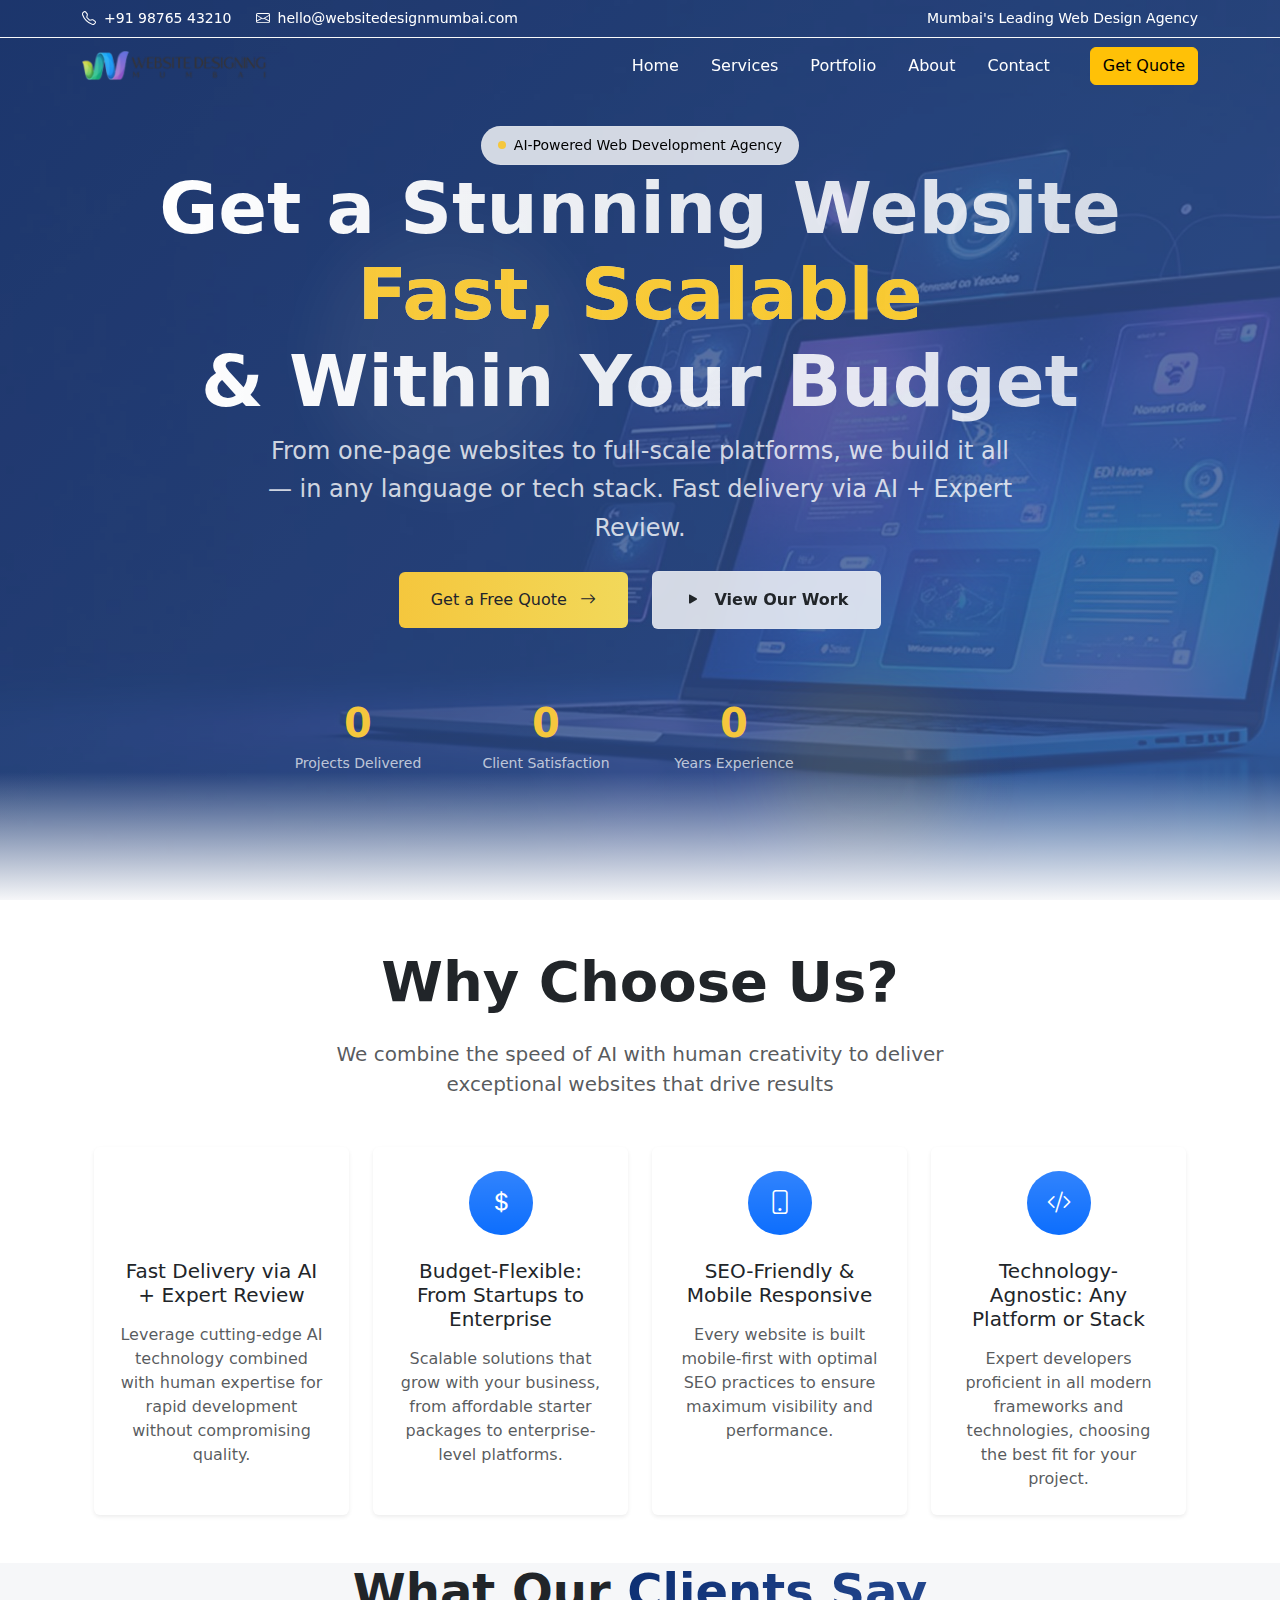
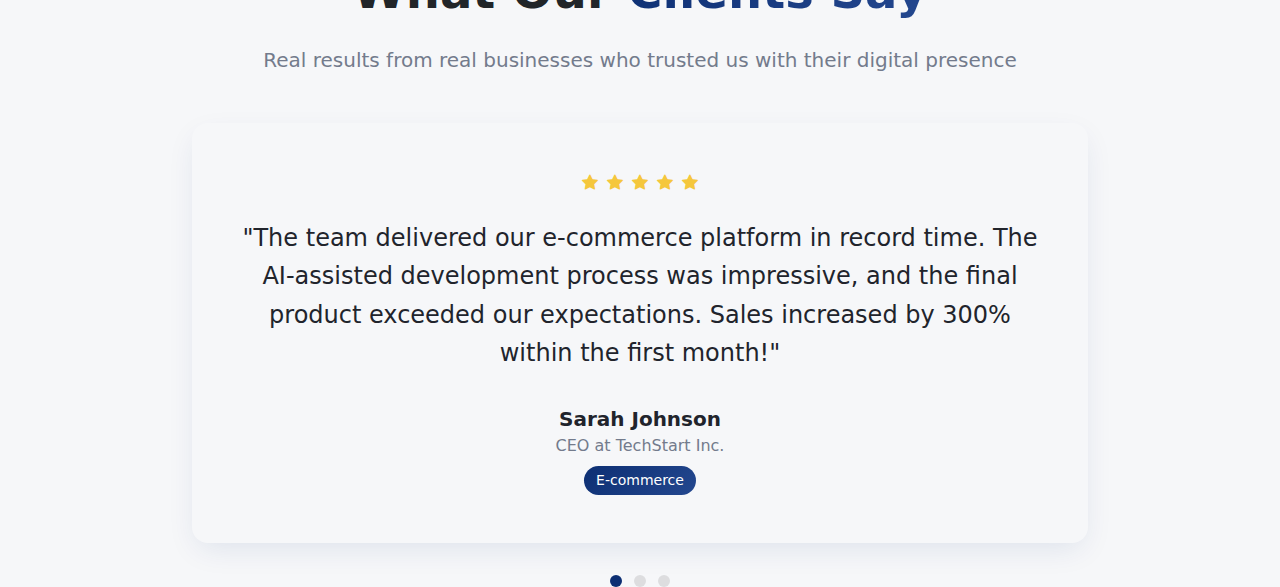
<file: index.html>
<!DOCTYPE html>
<html lang="en">

<head>
    <meta charset="UTF-8">
    <meta name="viewport" content="width=device-width, initial-scale=1.0">
    <title>WebDesign Mumbai</title>
    <!-- Bootstrap 5 CSS -->
    <link href="https://cdn.jsdelivr.net/npm/bootstrap@5.3.0/dist/css/bootstrap.min.css" rel="stylesheet">
    <!-- Bootstrap Icons -->
    <link rel="stylesheet" href="https://cdn.jsdelivr.net/npm/bootstrap-icons@1.10.0/font/bootstrap-icons.css">
    <!-- Custom css  -->
    <link rel="stylesheet" href="css/style.css">
    <style>

    </style>
</head>

<body>

    <!-- Background Gradient -->
    <div class="hero-gradient"></div>

    <!-- Background Image -->
    <div class="hero-bg-image" style="background-image: url('img/hero-image.jpg');"></div>
    <!-- Bottom Gradient Fade -->
    <div class="bottom-gradient"></div>
    <header class="main-header fixed-top py-0 z-3" id="mainHeader">
        <!-- Top Bar - Contact Info -->
        <div class="d-none d-md-block border-bottom border-light py-2">
            <div class="container">
                <div class="d-flex justify-content-between align-items-center">
                    <div class="d-flex align-items-center gap-4 text-muted small">
                        <div class="d-flex align-items-center gap-2 text-white">
                            <i class="bi bi-telephone"></i>
                            <span>+91 98765 43210</span>
                        </div>
                        <div class="d-flex align-items-center gap-2 text-white">
                            <i class="bi bi-envelope"></i>
                            <span>hello@websitedesignmumbai.com</span>
                        </div>
                    </div>
                    <div class=" small text-white">
                        Mumbai's Leading Web Design Agency
                    </div>
                </div>
            </div>
        </div>

        <!-- Main Navigation -->
        <div class="container">
            <nav class="navbar navbar-expand-lg py-3 py-md-2">
                <!-- Logo -->
                <div class="d-flex align-items-center">
                    <div class="me-2 rounded d-flex align-items-center justify-content-center">
                        <img src="img/websie_designing_logo.png" alt="Logo" style=" height: 30px;"
                            class="me-2 rounded object-fit-cover" />
                    </div>
                    <!-- <div>
                        <div class="fw-bold fs-5 text-white">WebDesign</div>
                        <div class="small" style="color: var(--accent);">Mumbai</div>
                    </div> -->
                </div>

                <!-- Mobile Menu Button -->
                <button class="navbar-toggler border-0 shadow-none" type="button" id="mobileMenuButton"
                    aria-label="Toggle navigation">
                    <i class="bi bi-list fs-4" id="menuIcon"></i>
                </button>

                <!-- Desktop Navigation -->
                <div class="collapse navbar-collapse">
                    <ul class="navbar-nav ms-auto mb-2 mb-lg-0">
                        <li class="nav-item mx-2 text-white">
                            <a class="nav-link position-relative px-2 text-white" href="#home">Home</a>
                        </li>
                        <li class="nav-item mx-2">
                            <a class="nav-link position-relative px-2 text-white" href="#services">Services</a>
                        </li>
                        <li class="nav-item mx-2">
                            <a class="nav-link position-relative px-2 text-white" href="#portfolio">Portfolio</a>
                        </li>
                        <li class="nav-item mx-2">
                            <a class="nav-link position-relative px-2 text-white" href="#about">About</a>
                        </li>
                        <li class="nav-item mx-2">
                            <a class="nav-link position-relative px-2 text-white" href="#contact">Contact</a>
                        </li>
                    </ul>
                    <button class="btn btn-warning fw-medium ms-lg-4 d-none d-md-inline-block">
                        Get Quote
                    </button>
                </div>
            </nav>
        </div>

        <!-- Mobile Menu -->
        <div class="mobile-menu d-lg-none" id="mobileMenu">
            <div class="container py-3">
                <ul class="navbar-nav">
                    <li class="nav-item">
                        <a class="nav-link py-2" href="#home">Home</a>
                    </li>
                    <li class="nav-item">
                        <a class="nav-link py-2" href="#services">Services</a>
                    </li>
                    <li class="nav-item">
                        <a class="nav-link py-2" href="#portfolio">Portfolio</a>
                    </li>
                    <li class="nav-item">
                        <a class="nav-link py-2" href="#about">About</a>
                    </li>
                    <li class="nav-item">
                        <a class="nav-link py-2" href="#contact">Contact</a>
                    </li>
                </ul>
                <button class="btn btn-warning w-100 mt-2 fw-medium">
                    Get Quote
                </button>
            </div>
        </div>
    </header>

    <section class="hero-section py-md-5 py-4">
        <!-- Background Gradient -->
        <div class="hero-gradient"></div>

        <!-- Background Image -->
        <div class="hero-bg-image" style="background-image: url('img/hero-image.jpg');"></div>

        <!-- Floating Particles -->
        <div class="floating-particles">
            <div class="particle particle-1"></div>
            <div class="particle particle-2"></div>
            <div class="particle particle-3"></div>
        </div>

        <div class="hero-content">
            <div class="max-w-4xl mx-auto space-y-8">
                <!-- Badge -->
                <div class="hero-badge">
                    <span class="badge-dot"></span>
                    AI-Powered Web Development Agency
                </div>

                <!-- Main Heading -->
                <h1 class="hero-heading">
                    Get a Stunning Website
                    <span class="hero-heading-accent">Fast, Scalable</span>
                    & Within Your Budget
                </h1>

                <!-- Subheading -->
                <p class="hero-subheading">
                    From one-page websites to full-scale platforms, we build it all — in any language or tech stack.
                    Fast delivery via AI + Expert Review.
                </p>

                <!-- CTA Buttons -->
                <div class="d-flex flex-column flex-sm-row align-items-center justify-content-center gap-4 pt-4">
                    <button class="btn btn-hero">
                        Get a Free Quote
                        <i class="bi bi-arrow-right btn-icon ms-2"></i>
                    </button>

                    <button class="btn btn-glass">
                        <i class="bi bi-play-fill btn-icon me-2"></i>
                        View Our Work
                    </button>
                </div>

                <!-- Stats -->
                <div class="fake-div"></div>
                <div id="counter" class="hero-stats">
                    <div class="text-center">
                        <div class="counter-value stat-number" data-count="4500">0</div>
                        <div class="stat-label">Projects Delivered</div>
                    </div>
                    <div class="text-center">
                        <div class="counter-value stat-number" data-count="3000">0</div>
                        <div class="stat-label">Client Satisfaction</div>
                    </div>
                    <div class="text-center">
                        <div class="counter-value stat-number" data-count="17">0</div>
                        <div class="stat-label">Years Experience</div>
                    </div>
                </div>
            </div>
        </div>

        <!-- Bottom Gradient Fade -->
        <div class="bottom-gradient"></div>
    </section>

    <!-- why choose us section -->
    <section class="why-choose-section-color">
        <div class="container px-4 py-5">
            <div class="text-center mb-5">
                <h2 class="display-4 fw-bold mb-4">
                    Why <span class="why-choose-tile">Choose Us?</span>
                </h2>
                <p class="lead text-muted mx-auto" style="max-width: 700px;">
                    We combine the speed of AI with human creativity to deliver exceptional websites that drive results
                </p>
            </div>

            <div class="row g-4">
                <div class="col-md-6 col-lg-3">
                    <div class="card h-100 border-0 shadow-sm hover-zoom why-choose-card">
                        <div class="card-body text-center p-4">
                            <div class="bg-gradient rounded-circle d-flex align-items-center justify-content-center mx-auto mb-4"
                                style="width: 64px; height: 64px;">
                                <i class="bi bi-lightning-charge-fill text-white fs-4"></i>
                            </div>
                            <h3 class="h5 mb-3 why-choose-head-hover">Fast Delivery via AI + Expert Review</h3>
                            <p class="text-muted mb-0">
                                Leverage cutting-edge AI technology combined with human expertise for rapid development
                                without compromising quality.
                            </p>
                        </div>
                    </div>
                </div>

                <div class="col-md-6 col-lg-3">
                    <div class="card h-100 border-0 shadow-sm hover-zoom why-choose-card">
                        <div class="card-body text-center p-4">
                            <div class="bg-primary bg-gradient rounded-circle d-flex align-items-center justify-content-center mx-auto mb-4"
                                style="width: 64px; height: 64px;">
                                <i class="bi bi-currency-dollar text-white fs-4"></i>
                            </div>
                            <h3 class="h5 mb-3 why-choose-head-hover">Budget-Flexible: From Startups to Enterprise</h3>
                            <p class="text-muted mb-0">
                                Scalable solutions that grow with your business, from affordable starter packages to
                                enterprise-level platforms.
                            </p>
                        </div>
                    </div>
                </div>

                <div class="col-md-6 col-lg-3">
                    <div class="card h-100 border-0 shadow-sm hover-zoom why-choose-card">
                        <div class="card-body text-center p-4">
                            <div class="bg-primary bg-gradient rounded-circle d-flex align-items-center justify-content-center mx-auto mb-4"
                                style="width: 64px; height: 64px;">
                                <i class="bi bi-phone text-white fs-4"></i>
                            </div>
                            <h3 class="h5 mb-3 why-choose-head-hover">SEO-Friendly & Mobile Responsive</h3>
                            <p class="text-muted mb-0">
                                Every website is built mobile-first with optimal SEO practices to ensure maximum
                                visibility and performance.
                            </p>
                        </div>
                    </div>
                </div>

                <div class="col-md-6 col-lg-3">
                    <div class="card h-100 border-0 shadow-sm hover-zoom why-choose-card">
                        <div class="card-body text-center p-4">
                            <div class="bg-primary bg-gradient rounded-circle d-flex align-items-center justify-content-center mx-auto mb-4"
                                style="width: 64px; height: 64px;">
                                <i class="bi bi-code-slash text-white fs-4"></i>
                            </div>
                            <h3 class="h5 mb-3 why-choose-head-hover">Technology-Agnostic: Any Platform or Stack</h3>
                            <p class="text-muted mb-0">
                                Expert developers proficient in all modern frameworks and technologies, choosing the
                                best fit for your project.
                            </p>
                        </div>
                    </div>
                </div>
            </div>
        </div>
    </section>

    <!-- testimonial -->
    <section class="testimonials-section">
        <div class="container px-4">
            <div class="text-center mb-5">
                <h2 class="section-heading">
                    What Our <span class="gradient-text">Clients Say</span>
                </h2>
                <p class="section-subheading">
                    Real results from real businesses who trusted us with their digital presence
                </p>
            </div>

            <div class="max-w-4xl mx-auto">
                <div class="testimonial-card">
                    <div class="testimonial-content">
                        <!-- Testimonial 1 -->
                        <div class="testimonial-item active fade-in">
                            <div class="rating-stars">
                                <i class="bi bi-star-fill star-icon"></i>
                                <i class="bi bi-star-fill star-icon"></i>
                                <i class="bi bi-star-fill star-icon"></i>
                                <i class="bi bi-star-fill star-icon"></i>
                                <i class="bi bi-star-fill star-icon"></i>
                            </div>
                            <blockquote class="testimonial-text">
                                "The team delivered our e-commerce platform in record time. The AI-assisted development
                                process was impressive, and the final product exceeded our expectations. Sales increased
                                by 300% within the first month!"
                            </blockquote>
                            <div class="space-y-2">
                                <div class="client-name">Sarah Johnson</div>
                                <div class="client-position">CEO at TechStart Inc.</div>
                                <div class="industry-badge">E-commerce</div>
                            </div>
                        </div>

                        <!-- Testimonial 2 -->
                        <div class="testimonial-item">
                            <div class="rating-stars">
                                <i class="bi bi-star-fill star-icon"></i>
                                <i class="bi bi-star-fill star-icon"></i>
                                <i class="bi bi-star-fill star-icon"></i>
                                <i class="bi bi-star-fill star-icon"></i>
                                <i class="bi bi-star-fill star-icon"></i>
                            </div>
                            <blockquote class="testimonial-text">
                                "We needed a multi-language medical platform that could scale globally. They delivered a
                                robust solution with seamless internationalization. The technical expertise and
                                attention to detail were outstanding."
                            </blockquote>
                            <div class="space-y-2">
                                <div class="client-name">Michael Chen</div>
                                <div class="client-position">CTO at Global Healthcare Solutions</div>
                                <div class="industry-badge">Healthcare</div>
                            </div>
                        </div>

                        <!-- Testimonial 3 -->
                        <div class="testimonial-item">
                            <div class="rating-stars">
                                <i class="bi bi-star-fill star-icon"></i>
                                <i class="bi bi-star-fill star-icon"></i>
                                <i class="bi bi-star-fill star-icon"></i>
                                <i class="bi bi-star-fill star-icon"></i>
                                <i class="bi bi-star-fill star-icon"></i>
                            </div>
                            <blockquote class="testimonial-text">
                                "From concept to launch in just 2 weeks! The landing page they created has a 45%
                                conversion rate. The combination of AI speed and human creativity is truly game-changing
                                for our business."
                            </blockquote>
                            <div class="space-y-2">
                                <div class="client-name">Emily Rodriguez</div>
                                <div class="client-position">Founder at Creative Studio</div>
                                <div class="industry-badge">Creative Agency</div>
                            </div>
                        </div>
                    </div>
                </div>

                <!-- Navigation Dots -->
                <div class="testimonial-nav">
                    <button class="nav-dot active" data-index="0" aria-label="Show testimonial 1"></button>
                    <button class="nav-dot" data-index="1" aria-label="Show testimonial 2"></button>
                    <button class="nav-dot" data-index="2" aria-label="Show testimonial 3"></button>
                </div>
            </div>
        </div>
    </section>


    <!-- Bootstrap JS Bundle with Popper -->
    <script src="js/bootstrap.bundle.min.js"></script>
    <script src="js/jquery-3.7.1.min.js"
        integrity="sha256-/JqT3SQfawRcv/BIHPThkBvs0OEvtFFmqPF/lYI/Cxo=" crossorigin="anonymous"></script>

</body>

<script src="js/script.js"></script>

</html>
</file>
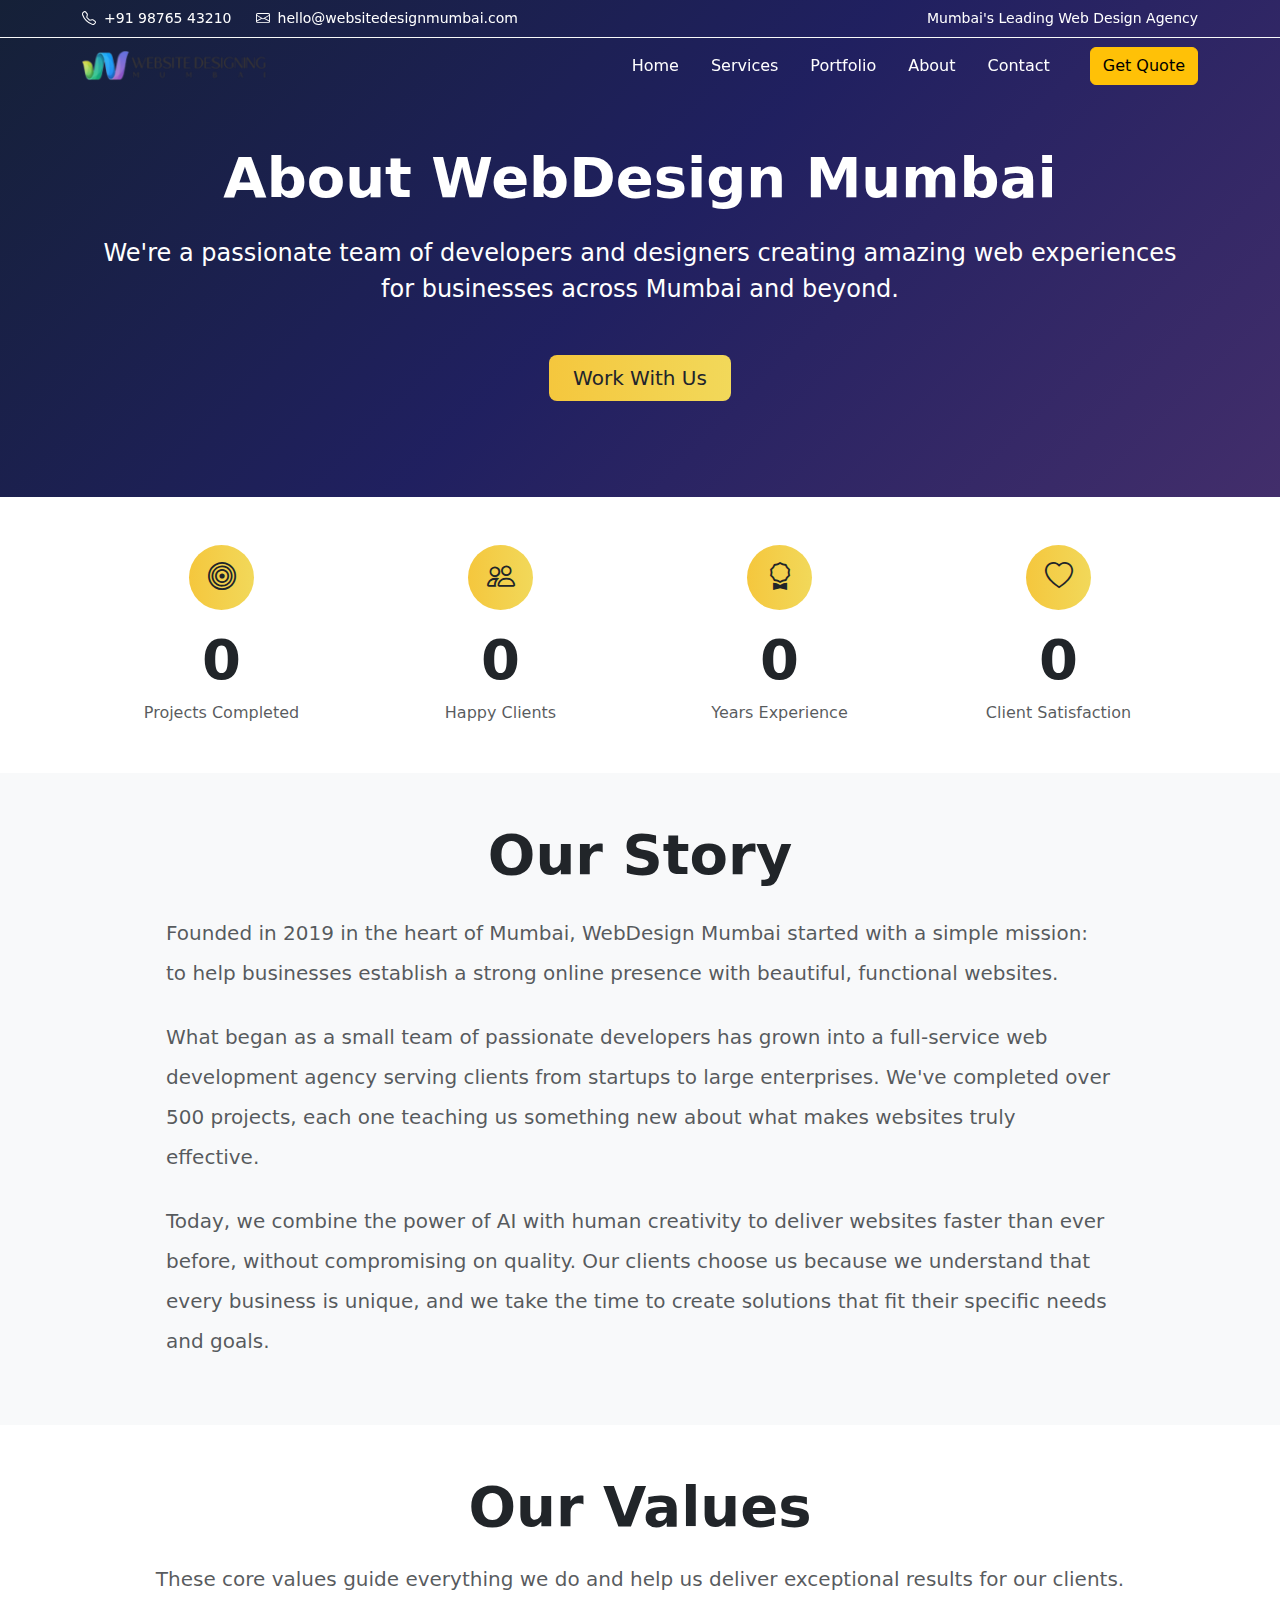
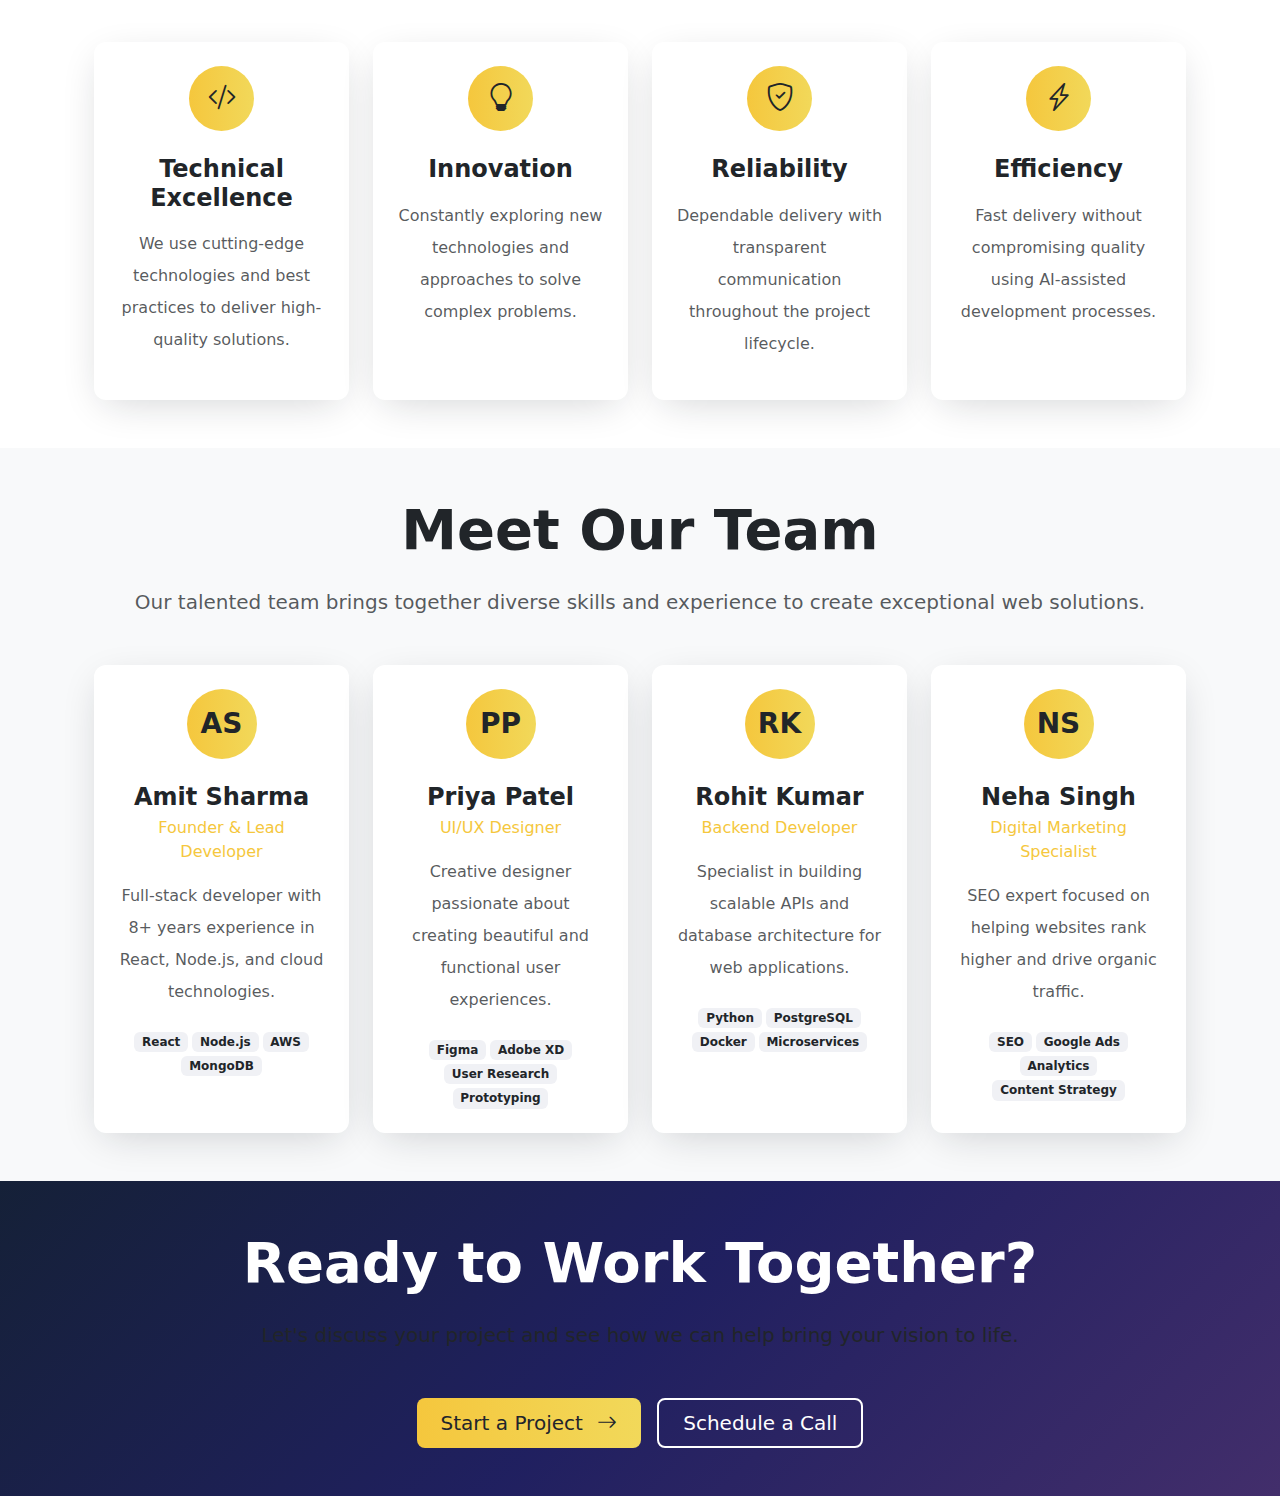
<file: about.html>
<!DOCTYPE html>
<html lang="en">

<head>
    <meta charset="UTF-8">
    <meta name="viewport" content="width=device-width, initial-scale=1.0">
    <!-- Bootstrap 5 CSS -->
    <link href="https://cdn.jsdelivr.net/npm/bootstrap@5.3.0/dist/css/bootstrap.min.css" rel="stylesheet">
    <!-- Bootstrap Icons -->
    <link rel="stylesheet" href="https://cdn.jsdelivr.net/npm/bootstrap-icons@1.10.0/font/bootstrap-icons.css">
    <!-- Custom css  -->
    <link rel="stylesheet" href="css/style.css">
    <title>WebDesign Mumbai - About</title>
</head>

<body>
    <!-- header -->
    <header class="main-header fixed-top py-0 z-3" id="mainHeader">
        <!-- Top Bar - Contact Info -->
        <div class="d-none d-md-block border-bottom border-light py-2">
            <div class="container">
                <div class="d-flex justify-content-between align-items-center">
                    <div class="d-flex align-items-center gap-4 text-muted small">
                        <div class="d-flex align-items-center gap-2 text-white">
                            <i class="bi bi-telephone"></i>
                            <span>+91 98765 43210</span>
                        </div>
                        <div class="d-flex align-items-center gap-2 text-white">
                            <i class="bi bi-envelope"></i>
                            <span>hello@websitedesignmumbai.com</span>
                        </div>
                    </div>
                    <div class=" small text-white">
                        Mumbai's Leading Web Design Agency
                    </div>
                </div>
            </div>
        </div>

        <!-- Main Navigation -->
        <div class="container">
            <nav class="navbar navbar-expand-lg py-3 py-md-2">
                <!-- Logo -->
                <div class="d-flex align-items-center">
                    <div class="me-2 rounded d-flex align-items-center justify-content-center">
                        <img src="img/websie_designing_logo.png" alt="Logo" style=" height: 30px;"
                            class="me-2 rounded object-fit-cover" />
                    </div>
                    <!-- <div>
                        <div class="fw-bold fs-5 text-white">WebDesign</div>
                        <div class="small" style="color: var(--accent);">Mumbai</div>
                    </div> -->
                </div>

                <!-- Mobile Menu Button -->
                <button class="navbar-toggler border-0 shadow-none" type="button" id="mobileMenuButton"
                    aria-label="Toggle navigation">
                    <i class="bi bi-list fs-4" id="menuIcon"></i>
                </button>

                <!-- Desktop Navigation -->
                <div class="collapse navbar-collapse">
                    <ul class="navbar-nav ms-auto mb-2 mb-lg-0">
                        <li class="nav-item mx-2 text-white">
                            <a class="nav-link position-relative px-2 text-white" href="#home">Home</a>
                        </li>
                        <li class="nav-item mx-2">
                            <a class="nav-link position-relative px-2 text-white" href="#services">Services</a>
                        </li>
                        <li class="nav-item mx-2">
                            <a class="nav-link position-relative px-2 text-white" href="#portfolio">Portfolio</a>
                        </li>
                        <li class="nav-item mx-2">
                            <a class="nav-link position-relative px-2 text-white" href="#about">About</a>
                        </li>
                        <li class="nav-item mx-2">
                            <a class="nav-link position-relative px-2 text-white" href="#contact">Contact</a>
                        </li>
                    </ul>
                    <button class="btn btn-warning fw-medium ms-lg-4 d-none d-md-inline-block">
                        Get Quote
                    </button>
                </div>
            </nav>
        </div>

        <!-- Mobile Menu -->
        <div class="mobile-menu d-lg-none" id="mobileMenu">
            <div class="container py-3">
                <ul class="navbar-nav">
                    <li class="nav-item">
                        <a class="nav-link py-2" href="#home">Home</a>
                    </li>
                    <li class="nav-item">
                        <a class="nav-link py-2" href="#services">Services</a>
                    </li>
                    <li class="nav-item">
                        <a class="nav-link py-2" href="#portfolio">Portfolio</a>
                    </li>
                    <li class="nav-item">
                        <a class="nav-link py-2" href="#about">About</a>
                    </li>
                    <li class="nav-item">
                        <a class="nav-link py-2" href="#contact">Contact</a>
                    </li>
                </ul>
                <button class="btn btn-warning w-100 mt-2 fw-medium">
                    Get Quote
                </button>
            </div>
        </div>
    </header>
    <!-- header -->


    <section class="bg-hero-gradient text-white py-5">
        <div class="container px-4 pt-md-5 pt-1">
            <div class="max-w-4xl mx-auto text-center py-5">
                <h1 class="display-4 fw-bold mb-4">
                    About WebDesign Mumbai
                </h1>
                <p class="fs-4 text-white-80 mb-5">
                    We're a passionate team of developers and designers creating amazing web experiences
                    for businesses across Mumbai and beyond.
                </p>
                <button class="btn btn-hero btn-lg px-4 py-2">
                    Work With Us
                </button>
            </div>
        </div>
    </section>

    <!-- Stats Section -->
    <section class="py-5">
        <div class="container px-4">
            <div class="row g-4 text-center" id="counter">
                <div class="col-6 col-md-3">
                    <div
                        class="about-counter-state bg-accent-gradient rounded-circle d-flex align-items-center justify-content-center mx-auto mb-3">
                        <i class="bi bi-bullseye fs-3 text-accent-foreground"></i>
                    </div>
                    <div class="display-4 fw-bold text-foreground mb-2 counter-value" data-count="4500">0</div>
                    <div class="text-muted fw-medium">Projects Completed</div>
                </div>
                <div class="col-6 col-md-3">
                    <div
                        class="about-counter-state bg-accent-gradient rounded-circle d-flex align-items-center justify-content-center mx-auto mb-3">
                        <i class="bi bi-people fs-3 text-accent-foreground"></i>
                    </div>
                    <div class="display-4 fw-bold text-foreground mb-2 counter-value" data-count="3000">0</div>
                    <div class="text-muted fw-medium">Happy Clients</div>
                </div>
                <div class="col-6 col-md-3">
                    <div
                        class="about-counter-state bg-accent-gradient rounded-circle d-flex align-items-center justify-content-center mx-auto mb-3">
                        <i class="bi bi-award fs-3 text-accent-foreground"></i>
                    </div>
                    <div class="display-4 fw-bold text-foreground mb-2 counter-value" data-count="17">0</div>
                    <div class="text-muted fw-medium">Years Experience</div>
                </div>
                <div class="col-6 col-md-3">
                    <div
                        class="about-counter-state bg-accent-gradient rounded-circle d-flex align-items-center justify-content-center mx-auto mb-3">
                        <i class="bi bi-heart fs-3 text-accent-foreground"></i>
                    </div>
                    <div class="display-4 fw-bold text-foreground mb-2 counter-value" data-count="4500">0</div>
                    <div class="text-muted fw-medium">Client Satisfaction</div>
                </div>
            </div>
        </div>
    </section>

    <!-- Story Section -->
    <section class="py-5 bg-light">
        <div class="container px-md-5 px-2">
            <div class="max-w-4xl mx-auto">
                <h2 class="display-4 fw-bold text-center mb-md-4 mb-2">
                    Our Story
                </h2>
                <div class="px-md-5 px-0">
                    <p class="fs-5 text-muted lh-lg mb-md-4 mb-2">
                        Founded in 2019 in the heart of Mumbai, WebDesign Mumbai started with a simple mission:
                        to help businesses establish a strong online presence with beautiful, functional websites.
                    </p>
                    <p class="fs-5 text-muted lh-lg mb-md-4 mb-2">
                        What began as a small team of passionate developers has grown into a full-service web
                        development agency serving clients from startups to large enterprises. We've completed
                        over 500 projects, each one teaching us something new about what makes websites truly effective.
                    </p>
                    <p class="fs-5 text-muted lh-lg">
                        Today, we combine the power of AI with human creativity to deliver websites faster than
                        ever before, without compromising on quality. Our clients choose us because we understand
                        that every business is unique, and we take the time to create solutions that fit their
                        specific needs and goals.
                    </p>
                </div>
            </div>
        </div>
    </section>

    <!-- Values Section -->
    <section class="py-5">
        <div class="container px-4">
            <div class="text-center mb-5">
                <h2 class="display-4 fw-bold mb-4">
                    Our Values
                </h2>
                <p class="fs-5 text-muted max-w-3xl mx-auto">
                    These core values guide everything we do and help us deliver exceptional results for our clients.
                </p>
            </div>

            <div class="row g-4">
                <div class="col-md-6 col-lg-3">
                    <div class="card h-100 text-center card-hover-effect shadow-card">
                        <div class="card-body p-4">
                            <div
                                class="about-counter-state bg-accent-gradient rounded-circle d-flex align-items-center justify-content-center mx-auto mb-4 icon-hover">
                                <i class="bi bi-code-slash fs-3 text-accent-foreground"></i>
                            </div>
                            <h3 class="fs-4 fw-semibold mb-3 text-hover-accent">
                                Technical Excellence
                            </h3>
                            <p class="text-muted lh-lg">
                                We use cutting-edge technologies and best practices to deliver high-quality solutions.
                            </p>
                        </div>
                    </div>
                </div>
                <div class="col-md-6 col-lg-3">
                    <div class="card h-100 text-center card-hover-effect shadow-card">
                        <div class="card-body p-4">
                            <div
                                class="about-counter-state bg-accent-gradient rounded-circle d-flex align-items-center justify-content-center mx-auto mb-4 icon-hover">
                                <i class="bi bi-lightbulb fs-3 text-accent-foreground"></i>
                            </div>
                            <h3 class="fs-4 fw-semibold mb-3 text-hover-accent">
                                Innovation
                            </h3>
                            <p class="text-muted lh-lg">
                                Constantly exploring new technologies and approaches to solve complex problems.
                            </p>
                        </div>
                    </div>
                </div>
                <div class="col-md-6 col-lg-3">
                    <div class="card h-100 text-center card-hover-effect shadow-card">
                        <div class="card-body p-4">
                            <div
                                class="about-counter-state bg-accent-gradient rounded-circle d-flex align-items-center justify-content-center mx-auto mb-4 icon-hover">
                                <i class="bi bi-shield-check fs-3 text-accent-foreground"></i>
                            </div>
                            <h3 class="fs-4 fw-semibold mb-3 text-hover-accent">
                                Reliability
                            </h3>
                            <p class="text-muted lh-lg">
                                Dependable delivery with transparent communication throughout the project lifecycle.
                            </p>
                        </div>
                    </div>
                </div>
                <div class="col-md-6 col-lg-3">
                    <div class="card h-100 text-center card-hover-effect shadow-card">
                        <div class="card-body p-4">
                            <div
                                class="about-counter-state bg-accent-gradient rounded-circle d-flex align-items-center justify-content-center mx-auto mb-4 icon-hover">
                                <i class="bi bi-lightning-charge fs-3 text-accent-foreground"></i>
                            </div>
                            <h3 class="fs-4 fw-semibold mb-3 text-hover-accent">
                                Efficiency
                            </h3>
                            <p class="text-muted lh-lg">
                                Fast delivery without compromising quality using AI-assisted development processes.
                            </p>
                        </div>
                    </div>
                </div>
            </div>
        </div>
    </section>

    <!-- Team Section -->
    <section class="py-5 bg-light">
        <div class="container px-4">
            <div class="text-center mb-5">
                <h2 class="display-4 fw-bold mb-4">
                    Meet Our Team
                </h2>
                <p class="fs-5 text-muted max-w-3xl mx-auto">
                    Our talented team brings together diverse skills and experience to create exceptional web solutions.
                </p>
            </div>

            <div class="row g-4">
                <div class="col-md-6 col-lg-3">
                    <div class="card h-100 text-center card-hover-effect shadow-card">
                        <div class="card-body p-4">
                            <div
                                class="bg-accent-gradient our-team-name d-flex align-items-center justify-content-center mx-auto mb-4 fs-3 fw-bold text-accent-foreground">
                                AS
                            </div>
                            <h3 class="fs-4 fw-semibold mb-1 text-hover-accent">
                                Amit Sharma
                            </h3>
                            <p class="text-accent fw-medium mb-3 accent-color-team">Founder & Lead Developer</p>
                            <p class="text-muted fs-6 mb-4 lh-lg">
                                Full-stack developer with 8+ years experience in React, Node.js, and cloud technologies.
                            </p>
                            <div class="d-flex flex-wrap gap-1 justify-content-center">
                                <span class="badge badge-custom">React</span>
                                <span class="badge badge-custom">Node.js</span>
                                <span class="badge badge-custom">AWS</span>
                                <span class="badge badge-custom">MongoDB</span>
                            </div>
                        </div>
                    </div>
                </div>
                <div class="col-md-6 col-lg-3">
                    <div class="card h-100 text-center card-hover-effect shadow-card">
                        <div class="card-body p-4">
                            <div
                                class="bg-accent-gradient our-team-name d-flex align-items-center justify-content-center mx-auto mb-4 fs-3 fw-bold text-accent-foreground">
                                PP
                            </div>
                            <h3 class="fs-4 fw-semibold mb-1 text-hover-accent">
                                Priya Patel
                            </h3>
                            <p class="text-accent fw-medium mb-3 accent-color-team">UI/UX Designer</p>
                            <p class="text-muted fs-6 mb-4 lh-lg">
                                Creative designer passionate about creating beautiful and functional user experiences.
                            </p>
                            <div class="d-flex flex-wrap gap-1 justify-content-center">
                                <span class="badge badge-custom">Figma</span>
                                <span class="badge badge-custom">Adobe XD</span>
                                <span class="badge badge-custom">User Research</span>
                                <span class="badge badge-custom">Prototyping</span>
                            </div>
                        </div>
                    </div>
                </div>
                <div class="col-md-6 col-lg-3">
                    <div class="card h-100 text-center card-hover-effect shadow-card">
                        <div class="card-body p-4">
                            <div
                                class="bg-accent-gradient our-team-name d-flex align-items-center justify-content-center mx-auto mb-4 fs-3 fw-bold text-accent-foreground">
                                RK
                            </div>
                            <h3 class="fs-4 fw-semibold mb-1 text-hover-accent">
                                Rohit Kumar
                            </h3>
                            <p class="text-accent fw-medium mb-3 accent-color-team">Backend Developer</p>
                            <p class="text-muted fs-6 mb-4 lh-lg">
                                Specialist in building scalable APIs and database architecture for web applications.
                            </p>
                            <div class="d-flex flex-wrap gap-1 justify-content-center">
                                <span class="badge badge-custom">Python</span>
                                <span class="badge badge-custom">PostgreSQL</span>
                                <span class="badge badge-custom">Docker</span>
                                <span class="badge badge-custom">Microservices</span>
                            </div>
                        </div>
                    </div>
                </div>
                <div class="col-md-6 col-lg-3">
                    <div class="card h-100 text-center card-hover-effect shadow-card">
                        <div class="card-body p-4">
                            <div
                                class="bg-accent-gradient our-team-name d-flex align-items-center justify-content-center mx-auto mb-4 fs-3 fw-bold text-accent-foreground">
                                NS
                            </div>
                            <h3 class="fs-4 fw-semibold mb-1 text-hover-accent">
                                Neha Singh
                            </h3>
                            <p class="text-accent fw-medium mb-3 accent-color-team">Digital Marketing Specialist</p>
                            <p class="text-muted fs-6 mb-4 lh-lg">
                                SEO expert focused on helping websites rank higher and drive organic traffic.
                            </p>
                            <div class="d-flex flex-wrap gap-1 justify-content-center">
                                <span class="badge badge-custom">SEO</span>
                                <span class="badge badge-custom">Google Ads</span>
                                <span class="badge badge-custom">Analytics</span>
                                <span class="badge badge-custom">Content Strategy</span>
                            </div>
                        </div>
                    </div>
                </div>
            </div>
        </div>
    </section>

    <!-- CTA Section -->
    <section class="py-5 bg-hero-gradient">
        <div class="container px-4 text-center">
            <h2 class="display-4 fw-bold text-white mb-4">
                Ready to Work Together?
            </h2>
            <p class="fs-5 text-white-80 mb-5 max-w-3xl mx-auto">
                Let's discuss your project and see how we can help bring your vision to life.
            </p>
            <div class="d-flex flex-column flex-sm-row gap-3 justify-content-center">
                <button class="btn btn-hero btn-lg px-4 py-2">
                    Start a Project
                    <i class="bi bi-arrow-right ms-2 arrow-hover"></i>
                </button>
                <button class="btn btn-hero-outline btn-lg px-4 py-2">
                    Schedule a Call
                </button>
            </div>
        </div>
    </section>

    <!-- Bootstrap JS Bundle with Popper -->
    <script src="js/bootstrap.bundle.min.js"></script>
    <script src="js/jquery-3.7.1.min.js" integrity="sha256-/JqT3SQfawRcv/BIHPThkBvs0OEvtFFmqPF/lYI/Cxo="
        crossorigin="anonymous"></script>
</body>
<script src="js/script.js"></script>

</html>
</file>
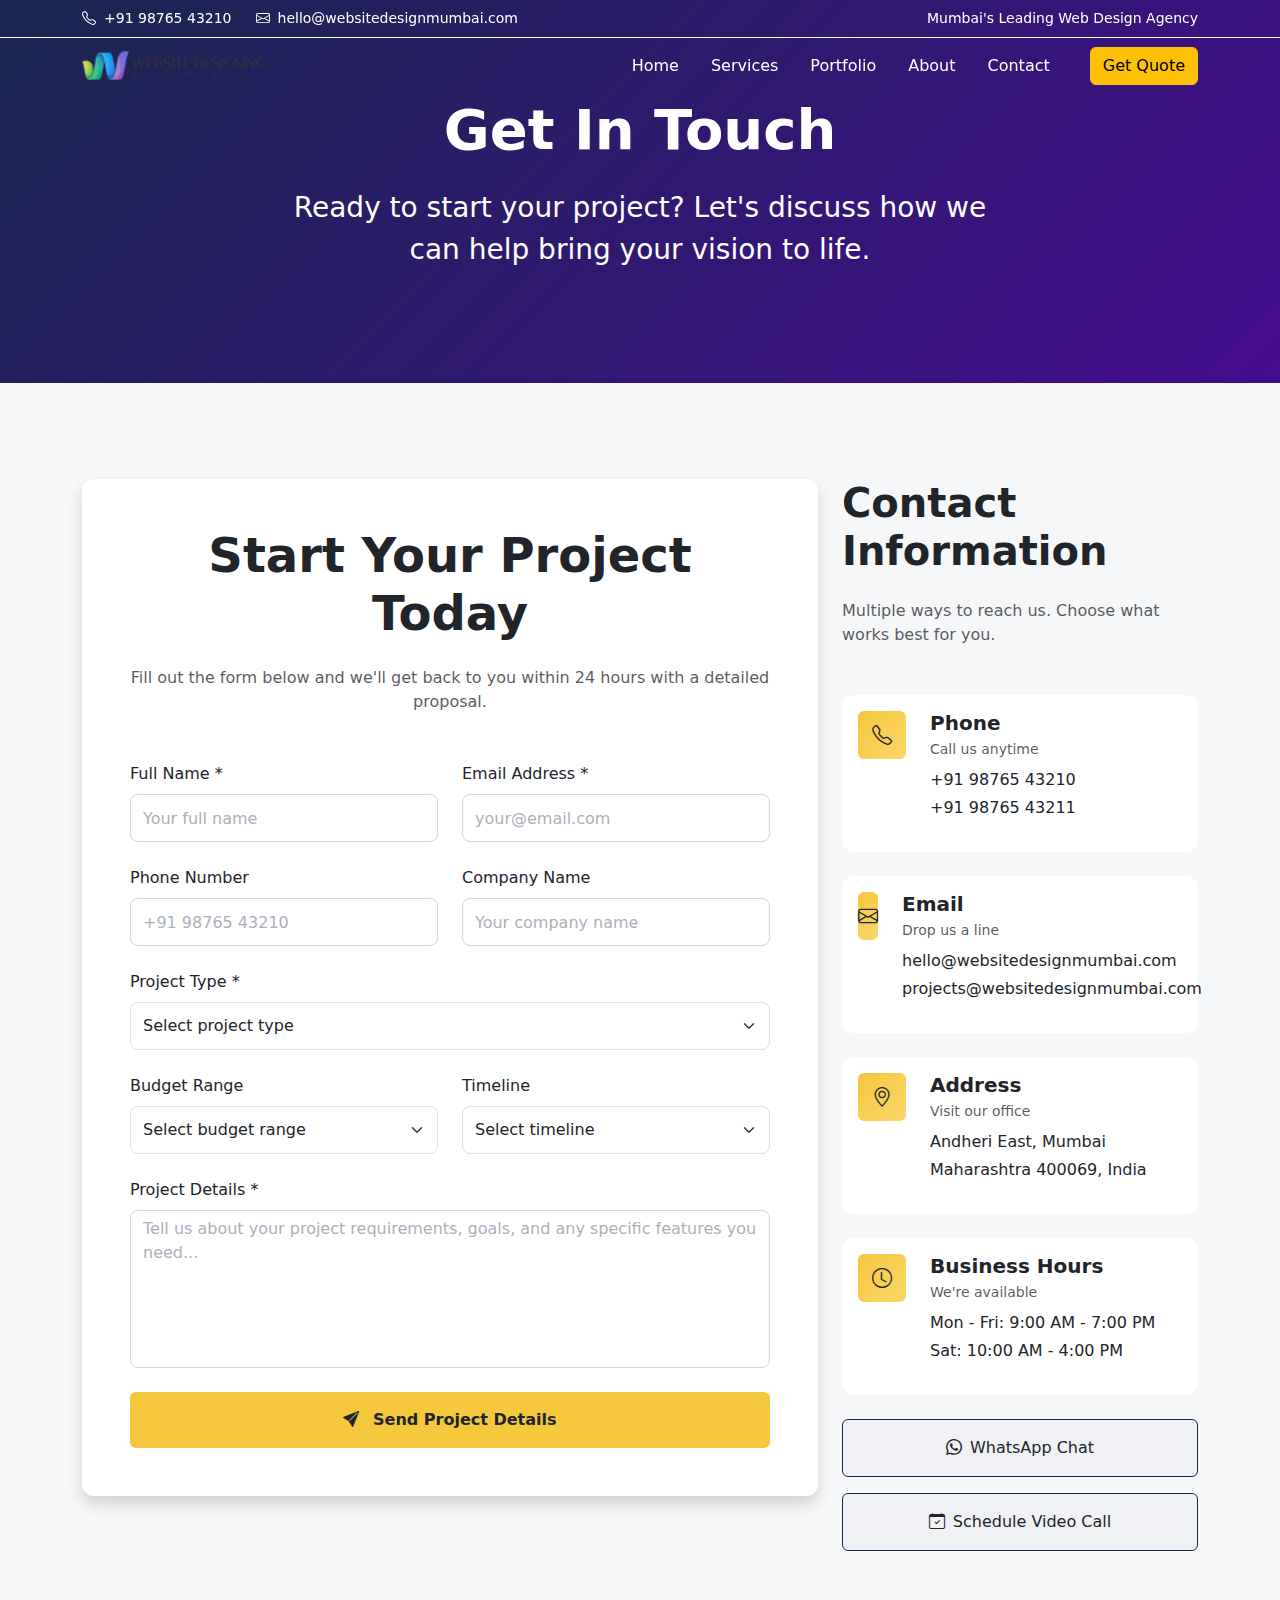
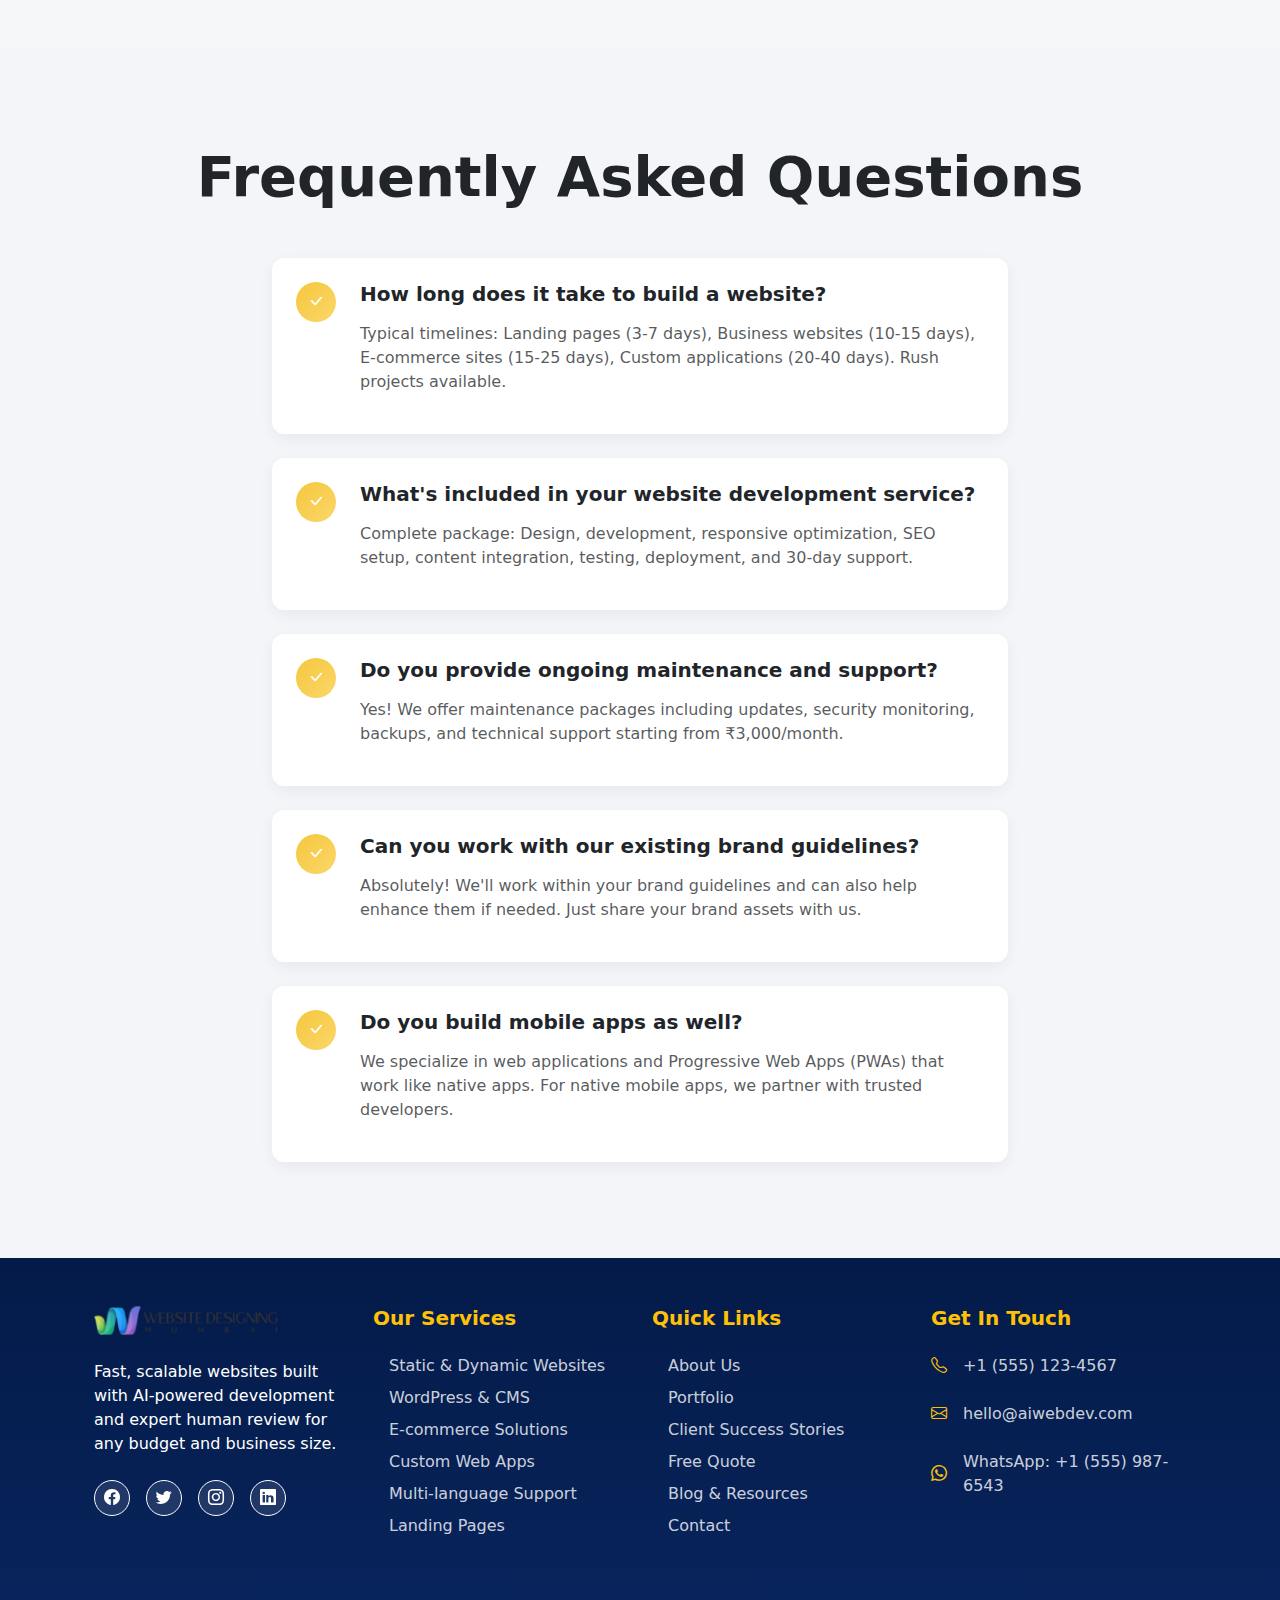
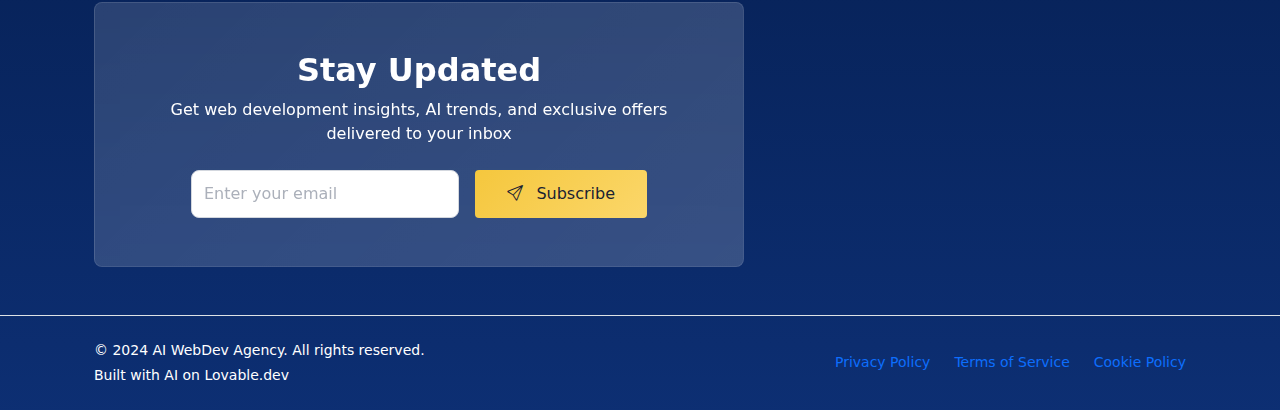
<file: contact.html>
<!DOCTYPE html>
<html lang="en">

<head>
    <meta charset="UTF-8">
    <meta name="viewport" content="width=device-width, initial-scale=1.0">
    <!-- Bootstrap 5 CSS -->
    <link href="https://cdn.jsdelivr.net/npm/bootstrap@5.3.0/dist/css/bootstrap.min.css" rel="stylesheet">
    <!-- Bootstrap Icons -->
    <link rel="stylesheet" href="https://cdn.jsdelivr.net/npm/bootstrap-icons@1.10.0/font/bootstrap-icons.css">
    <!-- Custom css  -->
    <link rel="stylesheet" href="css/style.css">
    <title>WebDesign Mumbai - About</title>
</head>

<body>
    <!-- header -->
    <header class="main-header fixed-top py-0 z-3" id="mainHeader">
        <!-- Top Bar - Contact Info -->
        <div class="d-none d-md-block border-bottom border-light py-2">
            <div class="container">
                <div class="d-flex justify-content-between align-items-center">
                    <div class="d-flex align-items-center gap-4 text-muted small">
                        <div class="d-flex align-items-center gap-2 text-white">
                            <i class="bi bi-telephone"></i>
                            <span>+91 98765 43210</span>
                        </div>
                        <div class="d-flex align-items-center gap-2 text-white">
                            <i class="bi bi-envelope"></i>
                            <span>hello@websitedesignmumbai.com</span>
                        </div>
                    </div>
                    <div class=" small text-white">
                        Mumbai's Leading Web Design Agency
                    </div>
                </div>
            </div>
        </div>

        <!-- Main Navigation -->
        <div class="container">
            <nav class="navbar navbar-expand-lg py-3 py-md-2">
                <!-- Logo -->
                <div class="d-flex align-items-center">
                    <div class="me-2 rounded d-flex align-items-center justify-content-center">
                        <img src="img/websie_designing_logo.png" alt="Logo" style=" height: 30px;"
                            class="me-2 rounded object-fit-cover" />
                    </div>
                    <!-- <div>
                        <div class="fw-bold fs-5 text-white">WebDesign</div>
                        <div class="small" style="color: var(--accent);">Mumbai</div>
                    </div> -->
                </div>

                <!-- Mobile Menu Button -->
                <button class="navbar-toggler border-0 shadow-none" type="button" id="mobileMenuButton"
                    aria-label="Toggle navigation">
                    <i class="bi bi-list fs-4" id="menuIcon"></i>
                </button>

                <!-- Desktop Navigation -->
                <div class="collapse navbar-collapse">
                    <ul class="navbar-nav ms-auto mb-2 mb-lg-0">
                        <li class="nav-item mx-2 text-white">
                            <a class="nav-link position-relative px-2 text-white" href="#home">Home</a>
                        </li>
                        <li class="nav-item mx-2">
                            <a class="nav-link position-relative px-2 text-white" href="#services">Services</a>
                        </li>
                        <li class="nav-item mx-2">
                            <a class="nav-link position-relative px-2 text-white" href="#portfolio">Portfolio</a>
                        </li>
                        <li class="nav-item mx-2">
                            <a class="nav-link position-relative px-2 text-white" href="#about">About</a>
                        </li>
                        <li class="nav-item mx-2">
                            <a class="nav-link position-relative px-2 text-white" href="#contact">Contact</a>
                        </li>
                    </ul>
                    <button class="btn btn-warning fw-medium ms-lg-4 d-none d-md-inline-block">
                        Get Quote
                    </button>
                </div>
            </nav>
        </div>

        <!-- Mobile Menu -->
        <div class="mobile-menu d-lg-none" id="mobileMenu">
            <div class="container py-3">
                <ul class="navbar-nav">
                    <li class="nav-item">
                        <a class="nav-link py-2" href="#home">Home</a>
                    </li>
                    <li class="nav-item">
                        <a class="nav-link py-2" href="#services">Services</a>
                    </li>
                    <li class="nav-item">
                        <a class="nav-link py-2" href="#portfolio">Portfolio</a>
                    </li>
                    <li class="nav-item">
                        <a class="nav-link py-2" href="#about">About</a>
                    </li>
                    <li class="nav-item">
                        <a class="nav-link py-2" href="#contact">Contact</a>
                    </li>
                </ul>
                <button class="btn btn-warning w-100 mt-2 fw-medium">
                    Get Quote
                </button>
            </div>
        </div>
    </header>
    <!-- header -->

    <!-- contact us  -->
    <!-- Hero Section -->
    <section class="service-ready-start py-5">
        <div class="container py-5 text-center">
            <h1 class="display-4 fw-bold mb-4">Get In Touch</h1>
            <p class="fs-3 text-white text-opacity-80 mx-auto" style="max-width: 700px;">
                Ready to start your project? Let's discuss how we can help bring your vision to life.
            </p>
        </div>
    </section>

    <!-- Contact Form & Info -->
    <section class="py-5 services-section">
        <div class="container py-5">
            <div class="row g-4">
                <!-- Contact Form -->
                <div class="col-lg-8 ">
                    <div class="card card-hover border-0 shadow border-radius-75rem">
                        <div class="card-body p-4 p-md-5">
                            <h2 class="text-center display-5 fw-bold mb-4">Start Your Project Today</h2>
                            <p class="text-center text-muted mb-5">
                                Fill out the form below and we'll get back to you within 24 hours with a detailed
                                proposal.
                            </p>

                            <form class="row g-4">
                                <div class="col-md-6">
                                    <label class="form-label">Full Name *</label>
                                    <input type="text" class="form-control" placeholder="Your full name" required>
                                </div>
                                <div class="col-md-6">
                                    <label class="form-label">Email Address *</label>
                                    <input type="email" class="form-control" placeholder="your@email.com" required>
                                </div>
                                <div class="col-md-6">
                                    <label class="form-label">Phone Number</label>
                                    <input type="tel" class="form-control" placeholder="+91 98765 43210">
                                </div>
                                <div class="col-md-6">
                                    <label class="form-label">Company Name</label>
                                    <input type="text" class="form-control" placeholder="Your company name">
                                </div>
                                <div class="col-12">
                                    <label class="form-label">Project Type *</label>
                                    <select class="form-select" required>
                                        <option value="">Select project type</option>
                                        <option>Static Website</option>
                                        <option>E-commerce Store</option>
                                        <option>Web Application</option>
                                        <option>WordPress Site</option>
                                        <option>Landing Page</option>
                                        <option>Mobile App</option>
                                        <option>Custom Solution</option>
                                    </select>
                                </div>
                                <div class="col-md-6">
                                    <label class="form-label">Budget Range</label>
                                    <select class="form-select">
                                        <option value="">Select budget range</option>
                                        <option>Under ₹25,000</option>
                                        <option>₹25,000 - ₹50,000</option>
                                        <option>₹50,000 - ₹1,00,000</option>
                                        <option>₹1,00,000 - ₹2,50,000</option>
                                        <option>₹2,50,000+</option>
                                        <option>Let's Discuss</option>
                                    </select>
                                </div>
                                <div class="col-md-6">
                                    <label class="form-label">Timeline</label>
                                    <select class="form-select">
                                        <option value="">Select timeline</option>
                                        <option>ASAP (Rush)</option>
                                        <option>1-2 weeks</option>
                                        <option>2-4 weeks</option>
                                        <option>1-2 months</option>
                                        <option>2-3 months</option>
                                        <option>Flexible</option>
                                    </select>
                                </div>
                                <div class="col-12">
                                    <label class="form-label">Project Details *</label>
                                    <textarea class="form-control" rows="6"
                                        placeholder="Tell us about your project requirements, goals, and any specific features you need..."
                                        required></textarea>
                                </div>
                                <div class="col-12">
                                    <button type="submit" class="btn btn-accent w-100 py-3 fw-semibold">
                                        <i class="bi-send-fill me-2"></i>
                                        Send Project Details
                                    </button>
                                </div>
                            </form>
                        </div>
                    </div>
                </div>

                <!-- Contact Information -->
                <div class="col-lg-4">
                    <div class="mb-5">
                        <h2 class="display-6 fw-bold mb-4">Contact Information</h2>
                        <p class="text-muted">
                            Multiple ways to reach us. Choose what works best for you.
                        </p>
                    </div>

                    <!-- Phone -->
                    <div class="card card-hover-contact-us mb-4 border-0 border-radius-75rem">
                        <div class="card-body">
                            <div class="d-flex align-items-start gap-4">
                                <div class="accent-gradient rounded-2 d-flex align-items-center justify-content-center contact-icon"
                                    style="width: 48px; height: 48px;">
                                    <i class="bi-telephone fs-5"></i>
                                </div>
                                <div>
                                    <h3 class="h5 fw-semibold mb-1 contact-title">Phone</h3>
                                    <p class="small text-muted mb-2">Call us anytime</p>
                                    <p class="fw-medium mb-1">+91 98765 43210</p>
                                    <p class="fw-medium">+91 98765 43211</p>
                                </div>
                            </div>
                        </div>
                    </div>

                    <!-- Email -->
                    <div class="card card-hover-contact-us mb-4 border-0 border-radius-75rem">
                        <div class="card-body">
                            <div class="d-flex align-items-start gap-4">
                                <div class="accent-gradient rounded-2 d-flex align-items-center justify-content-center contact-icon"
                                    style="width: 48px; height: 48px;">
                                    <i class="bi-envelope fs-5"></i>
                                </div>
                                <div>
                                    <h3 class="h5 fw-semibold mb-1 contact-title">Email</h3>
                                    <p class="small text-muted mb-2">Drop us a line</p>
                                    <p class="fw-medium mb-1">hello@websitedesignmumbai.com</p>
                                    <p class="fw-medium">projects@websitedesignmumbai.com</p>
                                </div>
                            </div>
                        </div>
                    </div>

                    <!-- Address -->
                    <div class="card card-hover-contact-us mb-4 border-0 border-radius-75rem">
                        <div class="card-body">
                            <div class="d-flex align-items-start gap-4">
                                <div class="accent-gradient rounded-2 d-flex align-items-center justify-content-center contact-icon"
                                    style="width: 48px; height: 48px;">
                                    <i class="bi-geo-alt fs-5"></i>
                                </div>
                                <div>
                                    <h3 class="h5 fw-semibold mb-1 contact-title">Address</h3>
                                    <p class="small text-muted mb-2">Visit our office</p>
                                    <p class="fw-medium mb-1">Andheri East, Mumbai</p>
                                    <p class="fw-medium">Maharashtra 400069, India</p>
                                </div>
                            </div>
                        </div>
                    </div>

                    <!-- Hours -->
                    <div class="card card-hover-contact-us mb-4 border-0 border-radius-75rem">
                        <div class="card-body">
                            <div class="d-flex align-items-start gap-4">
                                <div class="accent-gradient rounded-2 d-flex align-items-center justify-content-center contact-icon"
                                    style="width: 48px; height: 48px;">
                                    <i class="bi-clock fs-5"></i>
                                </div>
                                <div>
                                    <h3 class="h5 fw-semibold mb-1 contact-title">Business Hours</h3>
                                    <p class="small text-muted mb-2">We're available</p>
                                    <p class="fw-medium mb-1">Mon - Fri: 9:00 AM - 7:00 PM</p>
                                    <p class="fw-medium">Sat: 10:00 AM - 4:00 PM</p>
                                </div>
                            </div>
                        </div>
                    </div>

                    <!-- Quick Actions -->
                    <div class="d-grid gap-3">
                        <button class="btn btn-offer-service d-flex align-items-center justify-content-center py-3">
                            <i class="bi-whatsapp me-2"></i>
                            WhatsApp Chat
                        </button>
                        <button class="btn btn-offer-service d-flex align-items-center justify-content-center py-3">
                            <i class="bi-calendar-check me-2"></i>
                            Schedule Video Call
                        </button>
                    </div>
                </div>
            </div>
        </div>
    </section>

    <!-- FAQ Section -->
    <section class="py-5 bg-light-blue">
        <div class="container py-5">
            <div class="text-center mb-5">
                <h2 class="display-4 fw-bold mb-3">Frequently Asked Questions</h2>
            </div>

            <div class="row justify-content-center">
                <div class="col-lg-8">
                    <!-- FAQ 1 -->
                    <div class="card faq-card mb-4 border-0">
                        <div class="card-body p-4">
                            <div class="d-flex gap-4">
                                <div class="accent-gradient rounded-circle d-flex align-items-center justify-content-center flex-shrink-0"
                                    style="width: 40px; height: 40px;">
                                    <i class="bi-check-lg text-white"></i>
                                </div>
                                <div>
                                    <h3 class="h5 fw-semibold mb-3">How long does it take to build a website?</h3>
                                    <p class="text-muted">
                                        Typical timelines: Landing pages (3-7 days), Business websites (10-15 days),
                                        E-commerce sites (15-25 days), Custom applications (20-40 days). Rush projects
                                        available.
                                    </p>
                                </div>
                            </div>
                        </div>
                    </div>

                    <!-- FAQ 2 -->
                    <div class="card faq-card mb-4 border-0">
                        <div class="card-body p-4">
                            <div class="d-flex gap-4">
                                <div class="accent-gradient rounded-circle d-flex align-items-center justify-content-center flex-shrink-0"
                                    style="width: 40px; height: 40px;">
                                    <i class="bi-check-lg text-white"></i>
                                </div>
                                <div>
                                    <h3 class="h5 fw-semibold mb-3">What's included in your website development service?
                                    </h3>
                                    <p class="text-muted">
                                        Complete package: Design, development, responsive optimization, SEO setup,
                                        content integration, testing, deployment, and 30-day support.
                                    </p>
                                </div>
                            </div>
                        </div>
                    </div>

                    <!-- FAQ 3 -->
                    <div class="card faq-card mb-4 border-0">
                        <div class="card-body p-4">
                            <div class="d-flex gap-4">
                                <div class="accent-gradient rounded-circle d-flex align-items-center justify-content-center flex-shrink-0"
                                    style="width: 40px; height: 40px;">
                                    <i class="bi-check-lg text-white"></i>
                                </div>
                                <div>
                                    <h3 class="h5 fw-semibold mb-3">Do you provide ongoing maintenance and support?</h3>
                                    <p class="text-muted">
                                        Yes! We offer maintenance packages including updates, security monitoring,
                                        backups, and technical support starting from ₹3,000/month.
                                    </p>
                                </div>
                            </div>
                        </div>
                    </div>

                    <!-- FAQ 4 -->
                    <div class="card faq-card mb-4 border-0">
                        <div class="card-body p-4">
                            <div class="d-flex gap-4">
                                <div class="accent-gradient rounded-circle d-flex align-items-center justify-content-center flex-shrink-0"
                                    style="width: 40px; height: 40px;">
                                    <i class="bi-check-lg text-white"></i>
                                </div>
                                <div>
                                    <h3 class="h5 fw-semibold mb-3">Can you work with our existing brand guidelines?
                                    </h3>
                                    <p class="text-muted">
                                        Absolutely! We'll work within your brand guidelines and can also help enhance
                                        them if needed. Just share your brand assets with us.
                                    </p>
                                </div>
                            </div>
                        </div>
                    </div>

                    <!-- FAQ 5 -->
                    <div class="card faq-card border-0">
                        <div class="card-body p-4">
                            <div class="d-flex gap-4">
                                <div class="accent-gradient rounded-circle d-flex align-items-center justify-content-center flex-shrink-0"
                                    style="width: 40px; height: 40px;">
                                    <i class="bi-check-lg text-white"></i>
                                </div>
                                <div>
                                    <h3 class="h5 fw-semibold mb-3">Do you build mobile apps as well?</h3>
                                    <p class="text-muted">
                                        We specialize in web applications and Progressive Web Apps (PWAs) that work like
                                        native apps. For native mobile apps, we partner with trusted developers.
                                    </p>
                                </div>
                            </div>
                        </div>
                    </div>
                </div>
            </div>
        </div>
    </section>
    <!-- contact us  -->

    <!-- footer -->
    <footer class="footer">
        <!-- Main Footer Content -->
        <div class="container px-4 pt-md-5 pt-3">
            <div class="row g-4 mb-5">
                <!-- Company Info -->
                <div class="col-md-6 col-lg-3">
                    <div class="d-flex align-items-center mb-4">
                        <img src="img/websie_designing_logo.png" alt="Logo" style=" height: 30px;"
                            class="me-2 rounded object-fit-cover" />
                    </div>
                    <p class="text-white-80 mb-4">
                        Fast, scalable websites built with AI-powered development and expert human review for any budget
                        and business size.
                    </p>
                    <div class="d-flex gap-3">
                        <button class="glass-btn">
                            <i class="bi bi-facebook"></i>
                        </button>
                        <button class="glass-btn">
                            <i class="bi bi-twitter"></i>
                        </button>
                        <button class="glass-btn">
                            <i class="bi bi-instagram"></i>
                        </button>
                        <button class="glass-btn">
                            <i class="bi bi-linkedin"></i>
                        </button>
                    </div>
                </div>

                <!-- Services -->
                <div class="col-md-6 col-lg-3">
                    <h3 class="h5 fw-semibold mb-4 text-warning">Our Services</h3>
                    <ul class="list-unstyled">
                        <li class="mb-2">
                            <a href="#" class="footer-link">
                                <i class="bi bi-arrow-right arrow-icon"></i>
                                Static & Dynamic Websites
                            </a>
                        </li>
                        <li class="mb-2">
                            <a href="#" class="footer-link">
                                <i class="bi bi-arrow-right arrow-icon"></i>
                                WordPress & CMS
                            </a>
                        </li>
                        <li class="mb-2">
                            <a href="#" class="footer-link">
                                <i class="bi bi-arrow-right arrow-icon"></i>
                                E-commerce Solutions
                            </a>
                        </li>
                        <li class="mb-2">
                            <a href="#" class="footer-link">
                                <i class="bi bi-arrow-right arrow-icon"></i>
                                Custom Web Apps
                            </a>
                        </li>
                        <li class="mb-2">
                            <a href="#" class="footer-link">
                                <i class="bi bi-arrow-right arrow-icon"></i>
                                Multi-language Support
                            </a>
                        </li>
                        <li class="mb-2">
                            <a href="#" class="footer-link">
                                <i class="bi bi-arrow-right arrow-icon"></i>
                                Landing Pages
                            </a>
                        </li>
                    </ul>
                </div>

                <!-- Quick Links -->
                <div class="col-md-6 col-lg-3">
                    <h3 class="h5 fw-semibold mb-4 text-warning">Quick Links</h3>
                    <ul class="list-unstyled">
                        <li class="mb-2">
                            <a href="#" class="footer-link">
                                <i class="bi bi-arrow-right arrow-icon"></i>
                                About Us
                            </a>
                        </li>
                        <li class="mb-2">
                            <a href="#" class="footer-link">
                                <i class="bi bi-arrow-right arrow-icon"></i>
                                Portfolio
                            </a>
                        </li>
                        <li class="mb-2">
                            <a href="#" class="footer-link">
                                <i class="bi bi-arrow-right arrow-icon"></i>
                                Client Success Stories
                            </a>
                        </li>
                        <li class="mb-2">
                            <a href="#" class="footer-link">
                                <i class="bi bi-arrow-right arrow-icon"></i>
                                Free Quote
                            </a>
                        </li>
                        <li class="mb-2">
                            <a href="#" class="footer-link">
                                <i class="bi bi-arrow-right arrow-icon"></i>
                                Blog & Resources
                            </a>
                        </li>
                        <li class="mb-2">
                            <a href="#" class="footer-link">
                                <i class="bi bi-arrow-right arrow-icon"></i>
                                Contact
                            </a>
                        </li>
                    </ul>
                </div>

                <!-- Contact Info -->
                <div class="col-md-6 col-lg-3">
                    <h3 class="h5 fw-semibold mb-4 text-warning">Get In Touch</h3>
                    <div class="mb-4 d-flex align-items-center">
                        <i class="bi bi-telephone text-warning me-3"></i>
                        <a href="tel:+15551234567" class="footer-link">+1 (555) 123-4567</a>
                    </div>
                    <div class="mb-4 d-flex align-items-center">
                        <i class="bi bi-envelope text-warning me-3"></i>
                        <a href="mailto:hello@aiwebdev.com" class="footer-link">hello@aiwebdev.com</a>
                    </div>
                    <div class="d-flex align-items-center">
                        <i class="bi bi-whatsapp text-warning me-3"></i>
                        <a href="https://wa.me/15559876543" class="footer-link">WhatsApp: +1 (555) 987-6543</a>
                    </div>
                </div>
            </div>

            <!-- Newsletter Signup -->
            <div class="newsletter-card p-4 p-md-5 mb-5 stay-tuned-footer-card">
                <div class="text-center mb-4">
                    <h3 class="h2 fw-bold mb-2">Stay Updated</h3>
                    <p class="text-white-80">Get web development insights, AI trends, and exclusive offers delivered to
                        your inbox</p>
                </div>
                <div class="d-flex flex-column flex-sm-row gap-3 max-w-md mx-auto px-md-5 px-auto">
                    <input type="email" class="form-control newsletter-input" placeholder="Enter your email">
                    <button class="btn accent-btn">
                        <i class="bi bi-send me-2"></i>
                        Subscribe
                    </button>
                </div>
            </div>
        </div>

        <!-- Bottom Bar -->
        <div class="border-top border-white-10 py-4">
            <div class="container px-4">
                <div class="d-flex flex-column flex-md-row justify-content-between align-items-center">
                    <div class="text-white-60 small text-center text-md-start mb-3 mb-md-0">
                        <div>© 2024 AI WebDev Agency. All rights reserved.</div>
                        <div class="mt-1">Built with AI on Lovable.dev</div>
                    </div>
                    <div class="d-flex gap-3 gap-md-4">
                        <a href="#" class="text-white-60 small text-decoration-none hover:text-warning">Privacy
                            Policy</a>
                        <a href="#" class="text-white-60 small text-decoration-none hover:text-warning">Terms of
                            Service</a>
                        <a href="#" class="text-white-60 small text-decoration-none hover:text-warning">Cookie
                            Policy</a>
                    </div>
                </div>
            </div>
        </div>
    </footer>

    <!-- Bootstrap JS Bundle with Popper -->
    <script src="js/bootstrap.bundle.min.js"></script>
    <script src="js/jquery-3.7.1.min.js" integrity="sha256-/JqT3SQfawRcv/BIHPThkBvs0OEvtFFmqPF/lYI/Cxo="
        crossorigin="anonymous"></script>
</body>
<script src="js/script.js"></script>

</html>
</file>
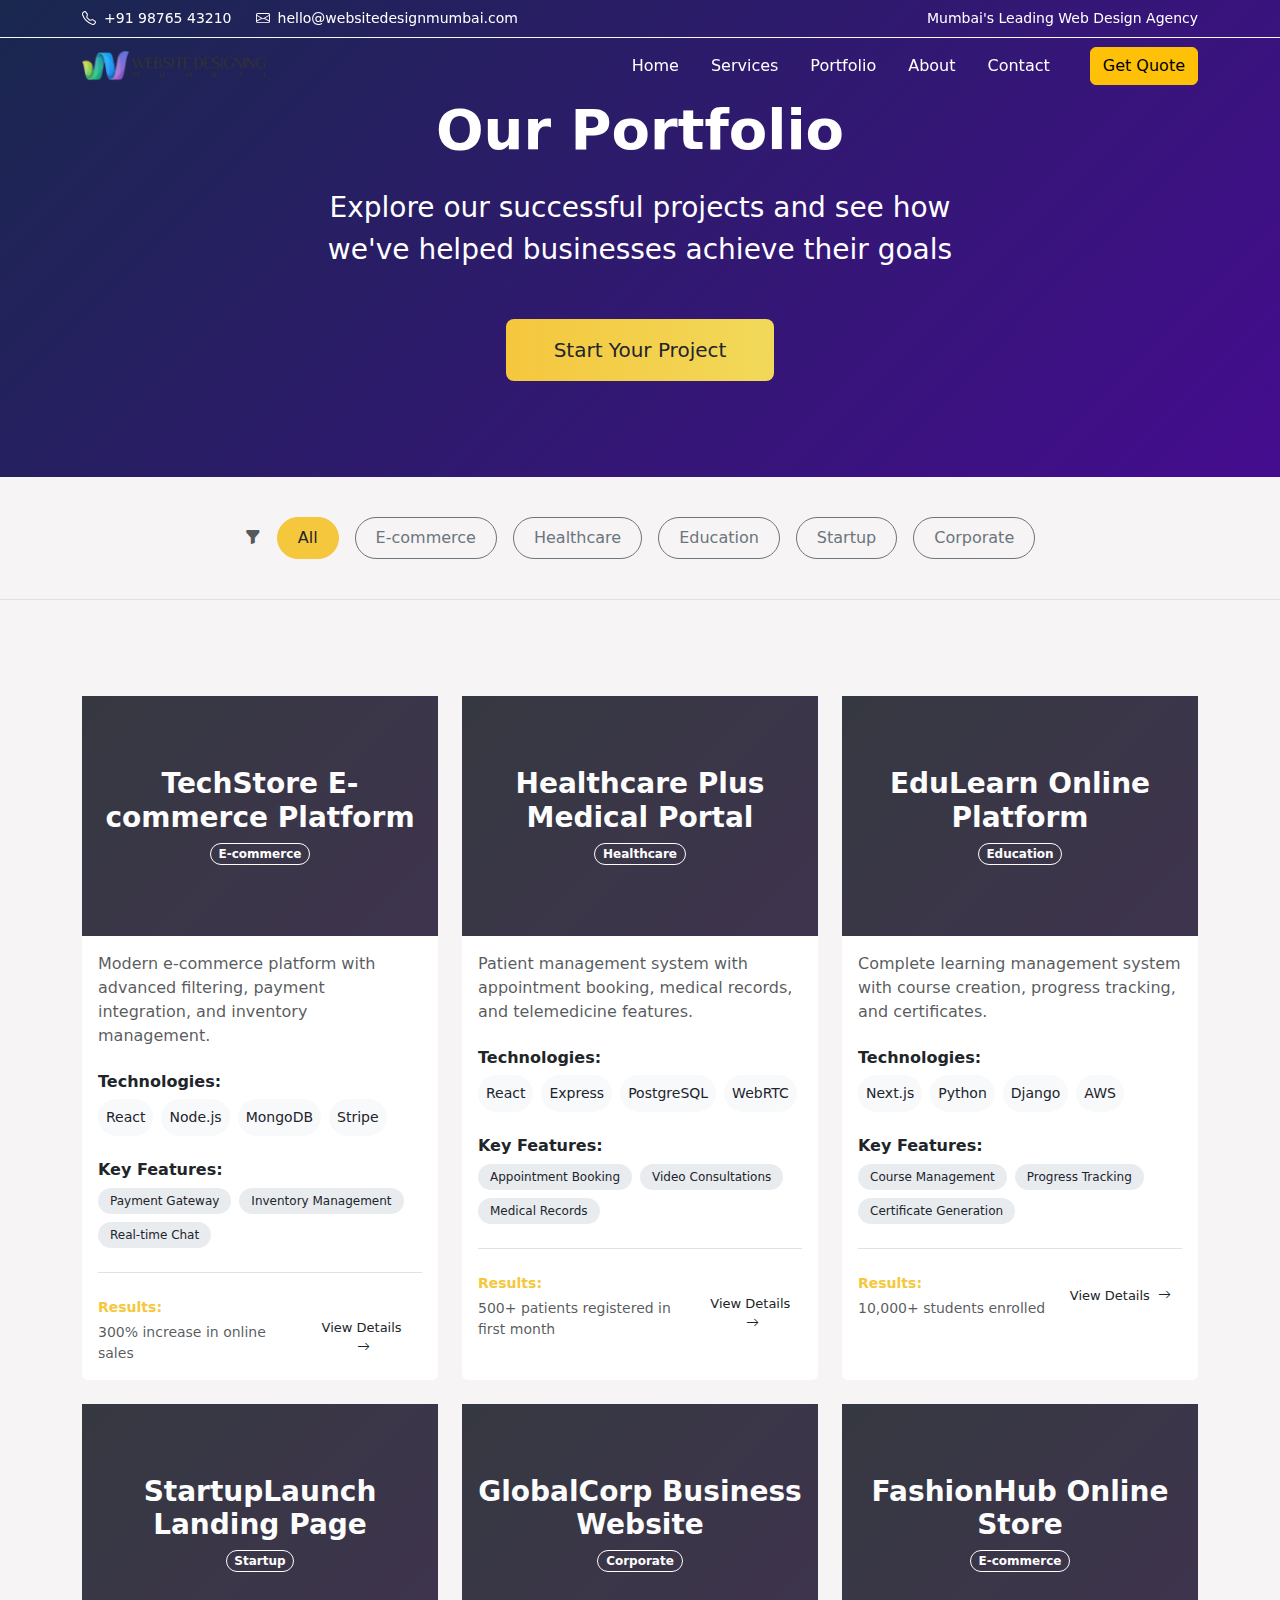
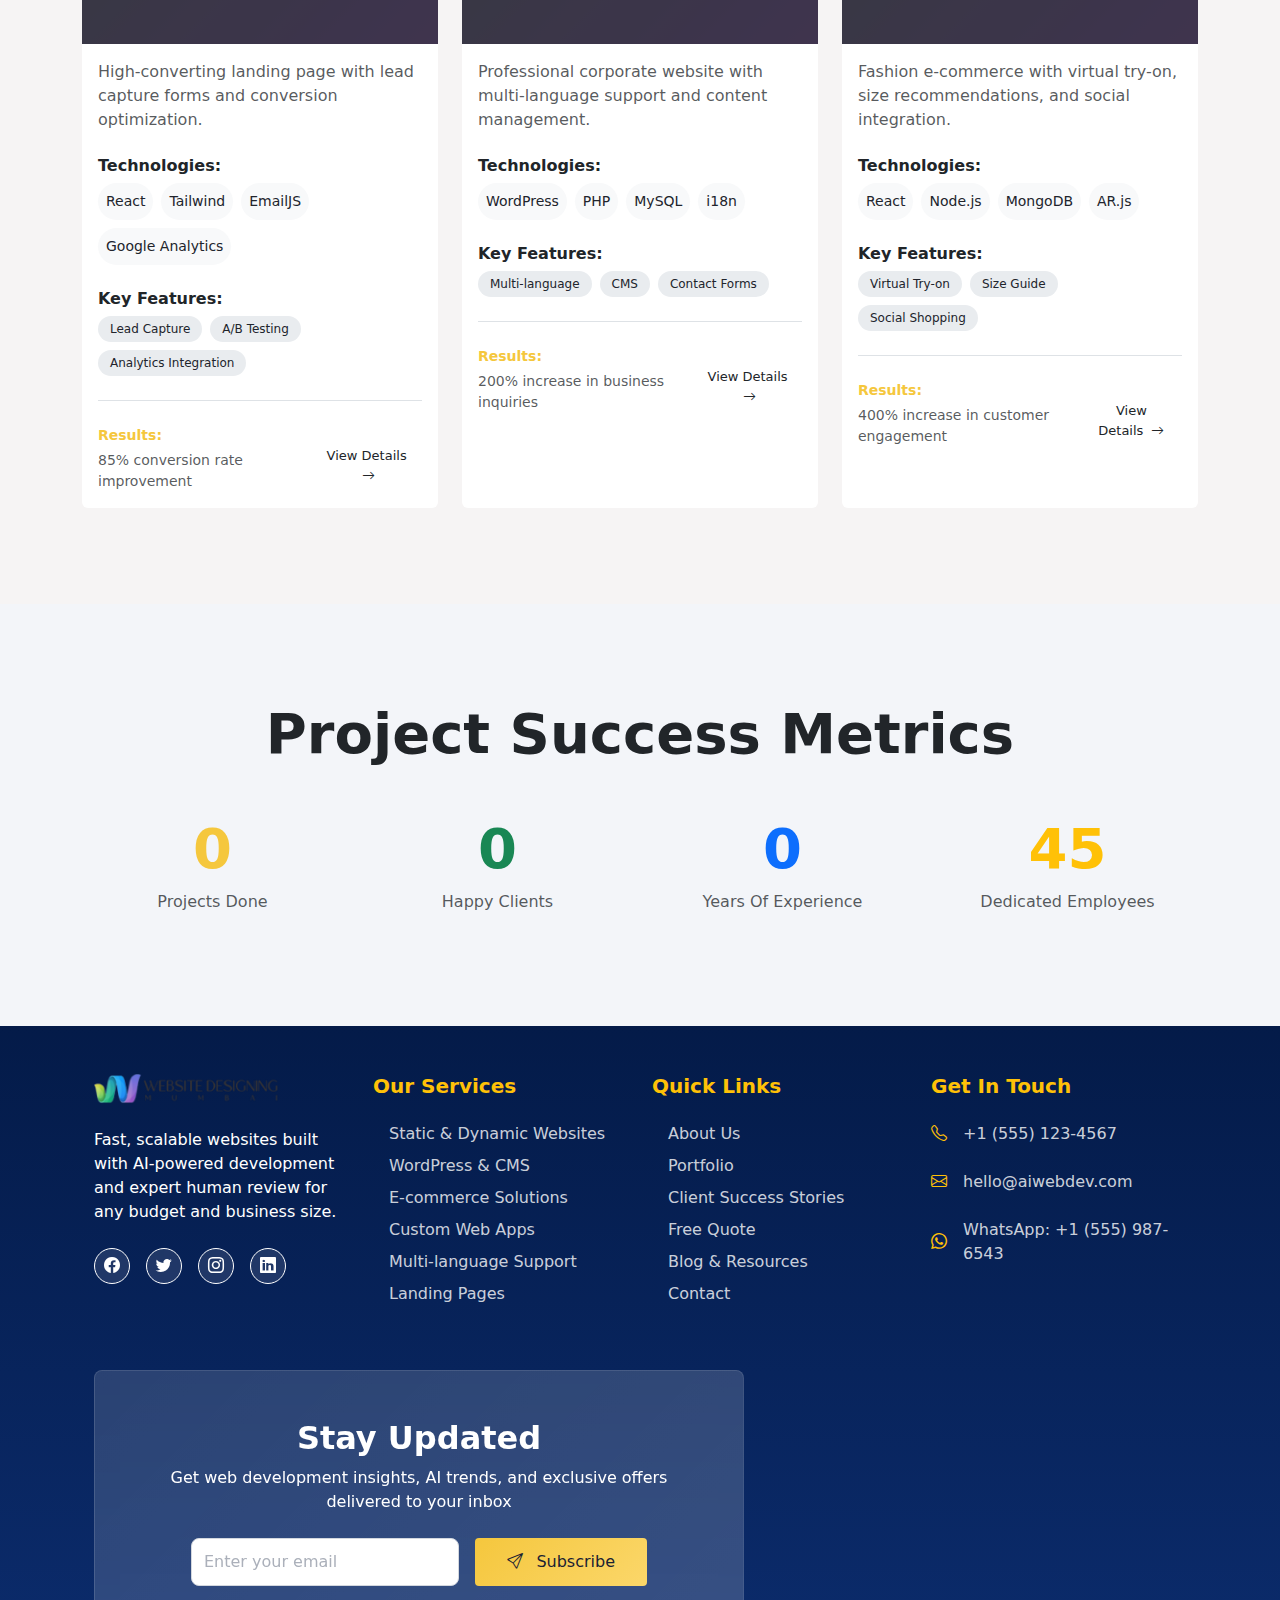
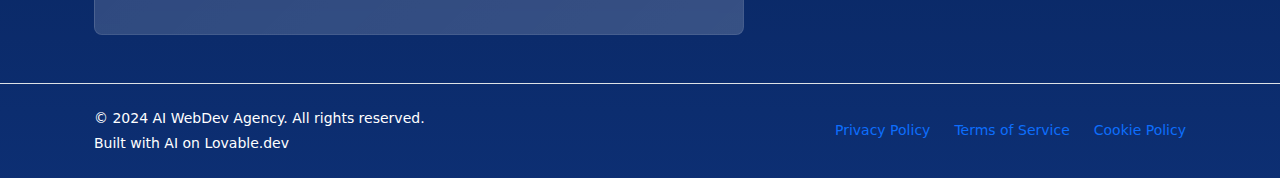
<file: portfolio.html>
<!DOCTYPE html>
<html lang="en">

<head>
    <meta charset="UTF-8">
    <meta name="viewport" content="width=device-width, initial-scale=1.0">
    <!-- Bootstrap 5 CSS -->
    <link href="https://cdn.jsdelivr.net/npm/bootstrap@5.3.0/dist/css/bootstrap.min.css" rel="stylesheet">
    <!-- Bootstrap Icons -->
    <link rel="stylesheet" href="https://cdn.jsdelivr.net/npm/bootstrap-icons@1.10.0/font/bootstrap-icons.css">
    <!-- Custom css  -->
    <link rel="stylesheet" href="css/style.css">
    <title>WebDesign Mumbai - About</title>
</head>

<body>
    <!-- header -->
    <header class="main-header fixed-top py-0 z-3" id="mainHeader">
        <!-- Top Bar - Contact Info -->
        <div class="d-none d-md-block border-bottom border-light py-2">
            <div class="container">
                <div class="d-flex justify-content-between align-items-center">
                    <div class="d-flex align-items-center gap-4 text-muted small">
                        <div class="d-flex align-items-center gap-2 text-white">
                            <i class="bi bi-telephone"></i>
                            <span>+91 98765 43210</span>
                        </div>
                        <div class="d-flex align-items-center gap-2 text-white">
                            <i class="bi bi-envelope"></i>
                            <span>hello@websitedesignmumbai.com</span>
                        </div>
                    </div>
                    <div class=" small text-white">
                        Mumbai's Leading Web Design Agency
                    </div>
                </div>
            </div>
        </div>

        <!-- Main Navigation -->
        <div class="container">
            <nav class="navbar navbar-expand-lg py-3 py-md-2">
                <!-- Logo -->
                <div class="d-flex align-items-center">
                    <div class="me-2 rounded d-flex align-items-center justify-content-center">
                        <img src="img/websie_designing_logo.png" alt="Logo" style=" height: 30px;"
                            class="me-2 rounded object-fit-cover" />
                    </div>
                    <!-- <div>
                        <div class="fw-bold fs-5 text-white">WebDesign</div>
                        <div class="small" style="color: var(--accent);">Mumbai</div>
                    </div> -->
                </div>

                <!-- Mobile Menu Button -->
                <button class="navbar-toggler border-0 shadow-none" type="button" id="mobileMenuButton"
                    aria-label="Toggle navigation">
                    <i class="bi bi-list fs-4" id="menuIcon"></i>
                </button>

                <!-- Desktop Navigation -->
                <div class="collapse navbar-collapse">
                    <ul class="navbar-nav ms-auto mb-2 mb-lg-0">
                        <li class="nav-item mx-2 text-white">
                            <a class="nav-link position-relative px-2 text-white" href="#home">Home</a>
                        </li>
                        <li class="nav-item mx-2">
                            <a class="nav-link position-relative px-2 text-white" href="#services">Services</a>
                        </li>
                        <li class="nav-item mx-2">
                            <a class="nav-link position-relative px-2 text-white" href="#portfolio">Portfolio</a>
                        </li>
                        <li class="nav-item mx-2">
                            <a class="nav-link position-relative px-2 text-white" href="#about">About</a>
                        </li>
                        <li class="nav-item mx-2">
                            <a class="nav-link position-relative px-2 text-white" href="#contact">Contact</a>
                        </li>
                    </ul>
                    <button class="btn btn-warning fw-medium ms-lg-4 d-none d-md-inline-block">
                        Get Quote
                    </button>
                </div>
            </nav>
        </div>

        <!-- Mobile Menu -->
        <div class="mobile-menu d-lg-none" id="mobileMenu">
            <div class="container py-3">
                <ul class="navbar-nav">
                    <li class="nav-item">
                        <a class="nav-link py-2" href="#home">Home</a>
                    </li>
                    <li class="nav-item">
                        <a class="nav-link py-2" href="#services">Services</a>
                    </li>
                    <li class="nav-item">
                        <a class="nav-link py-2" href="#portfolio">Portfolio</a>
                    </li>
                    <li class="nav-item">
                        <a class="nav-link py-2" href="#about">About</a>
                    </li>
                    <li class="nav-item">
                        <a class="nav-link py-2" href="#contact">Contact</a>
                    </li>
                </ul>
                <button class="btn btn-warning w-100 mt-2 fw-medium">
                    Get Quote
                </button>
            </div>
        </div>
    </header>
    <!-- header -->

    <!-- portfolio -->
    <!-- Hero Section -->
    <section class="service-ready-start py-5">
        <div class="container py-5 text-center">
            <h1 class="display-4 fw-bold mb-4">Our Portfolio</h1>
            <p class="fs-3 text-white text-opacity-80 mx-auto mb-5" style="max-width: 700px;">
                Explore our successful projects and see how we've helped businesses achieve their goals
            </p>
            <button class="btn btn-hero btn-lg px-5 py-3">
                Start Your Project
            </button>
        </div>
    </section>

    <!-- Filter Section -->
    <section class="py-4 protfolio-list-background border-bottom">
        <div class="container">
            <div class="d-flex flex-wrap justify-content-center gap-3 py-3">
                <i class="bi-funnel-fill text-muted align-self-center"></i>
                <button class="btn btn-outline-secondary filter-btn active">All</button>
                <button class="btn btn-outline-secondary filter-btn">E-commerce</button>
                <button class="btn btn-outline-secondary filter-btn">Healthcare</button>
                <button class="btn btn-outline-secondary filter-btn">Education</button>
                <button class="btn btn-outline-secondary filter-btn">Startup</button>
                <button class="btn btn-outline-secondary filter-btn">Corporate</button>
            </div>
        </div>
    </section>

    <!-- Projects Grid -->
    <section class="py-5 protfolio-list-background">
        <div class="container py-5">
            <div class="row g-4">
                <!-- Project 1 -->
                <div class="col-md-6 col-lg-4">
                    <div class="card card-hover h-100 border-0">
                        <div class="project-image">
                            <div class="project-overlay">
                                <h3 class="h3 fw-bold mb-2">TechStore E-commerce Platform</h3>
                                <span
                                    class="badge bg-opacity-20 text-white border border-white border-opacity-30 rounded-pill">
                                    E-commerce
                                </span>
                            </div>
                            <button class="project-link btn btn-sm btn-light rounded-circle">
                                <i class="bi-box-arrow-up-right"></i>
                            </button>
                        </div>
                        <div class="card-body">
                            <p class="text-muted mb-4">
                                Modern e-commerce platform with advanced filtering, payment integration, and inventory
                                management.
                            </p>

                            <div class="mb-4">
                                <h4 class="h6 fw-semibold mb-2">Technologies:</h4>
                                <div class="d-flex flex-wrap gap-2">
                                    <span class="badge-tech">React</span>
                                    <span class="badge-tech">Node.js</span>
                                    <span class="badge-tech">MongoDB</span>
                                    <span class="badge-tech">Stripe</span>
                                </div>
                            </div>

                            <div class="mb-4">
                                <h4 class="h6 fw-semibold mb-2">Key Features:</h4>
                                <div class="d-flex flex-wrap gap-2">
                                    <span class="badge-feature">Payment Gateway</span>
                                    <span class="badge-feature">Inventory Management</span>
                                    <span class="badge-feature">Real-time Chat</span>
                                </div>
                            </div>

                            <div class="border-top pt-4">
                                <div class="d-flex justify-content-between align-items-center">
                                    <div>
                                        <p class="small fw-semibold text-accent mb-1">Results:</p>
                                        <p class="small text-muted mb-0">300% increase in online sales</p>
                                    </div>
                                    <button class="btn btn-link p-0 text-decoration-none view-more-btn-portfolio text-dark">
                                        View Details <i class="bi-arrow-right ms-1"></i>
                                    </button>
                                </div>
                            </div>
                        </div>
                    </div>
                </div>

                <!-- Project 2 -->
                <div class="col-md-6 col-lg-4">
                    <div class="card card-hover h-100 border-0">
                        <div class="project-image">
                            <div class="project-overlay">
                                <h3 class="h3 fw-bold mb-2">Healthcare Plus Medical Portal</h3>
                                <span
                                    class="badge bg-opacity-20 text-white border border-white border-opacity-30 rounded-pill">
                                    Healthcare
                                </span>
                            </div>
                            <button class="project-link btn btn-sm btn-light rounded-circle">
                                <i class="bi-box-arrow-up-right"></i>
                            </button>
                        </div>
                        <div class="card-body">
                            <p class="text-muted mb-4">
                                Patient management system with appointment booking, medical records, and telemedicine
                                features.
                            </p>

                            <div class="mb-4">
                                <h4 class="h6 fw-semibold mb-2">Technologies:</h4>
                                <div class="d-flex flex-wrap gap-2">
                                    <span class="badge-tech">React</span>
                                    <span class="badge-tech">Express</span>
                                    <span class="badge-tech">PostgreSQL</span>
                                    <span class="badge-tech">WebRTC</span>
                                </div>
                            </div>

                            <div class="mb-4">
                                <h4 class="h6 fw-semibold mb-2">Key Features:</h4>
                                <div class="d-flex flex-wrap gap-2">
                                    <span class="badge-feature">Appointment Booking</span>
                                    <span class="badge-feature">Video Consultations</span>
                                    <span class="badge-feature">Medical Records</span>
                                </div>
                            </div>

                            <div class="border-top pt-4">
                                <div class="d-flex justify-content-between align-items-center">
                                    <div>
                                        <p class="small fw-semibold text-accent mb-1">Results:</p>
                                        <p class="small text-muted mb-0">500+ patients registered in first month</p>
                                    </div>
                                    <button class="btn btn-link p-0 text-decoration-none view-more-btn-portfolio text-dark">
                                        View Details <i class="bi-arrow-right ms-1"></i>
                                    </button>
                                </div>
                            </div>
                        </div>
                    </div>
                </div>

                <!-- Project 3 -->
                <div class="col-md-6 col-lg-4">
                    <div class="card card-hover h-100 border-0">
                        <div class="project-image">
                            <div class="project-overlay">
                                <h3 class="h3 fw-bold mb-2">EduLearn Online Platform</h3>
                                <span
                                    class="badge bg-opacity-20 text-white border border-white border-opacity-30 rounded-pill">
                                    Education
                                </span>
                            </div>
                            <button class="project-link btn btn-sm btn-light rounded-circle">
                                <i class="bi-box-arrow-up-right"></i>
                            </button>
                        </div>
                        <div class="card-body">
                            <p class="text-muted mb-4">
                                Complete learning management system with course creation, progress tracking, and
                                certificates.
                            </p>

                            <div class="mb-4">
                                <h4 class="h6 fw-semibold mb-2">Technologies:</h4>
                                <div class="d-flex flex-wrap gap-2">
                                    <span class="badge-tech">Next.js</span>
                                    <span class="badge-tech">Python</span>
                                    <span class="badge-tech">Django</span>
                                    <span class="badge-tech">AWS</span>
                                </div>
                            </div>

                            <div class="mb-4">
                                <h4 class="h6 fw-semibold mb-2">Key Features:</h4>
                                <div class="d-flex flex-wrap gap-2">
                                    <span class="badge-feature">Course Management</span>
                                    <span class="badge-feature">Progress Tracking</span>
                                    <span class="badge-feature">Certificate Generation</span>
                                </div>
                            </div>

                            <div class="border-top pt-4">
                                <div class="d-flex justify-content-between align-items-center">
                                    <div>
                                        <p class="small fw-semibold text-accent mb-1">Results:</p>
                                        <p class="small text-muted mb-0">10,000+ students enrolled</p>
                                    </div>
                                    <button class="btn btn-link p-0 text-decoration-none view-more-btn-portfolio text-dark">
                                        View Details <i class="bi-arrow-right ms-1"></i>
                                    </button>
                                </div>
                            </div>
                        </div>
                    </div>
                </div>

                <!-- Project 4 -->
                <div class="col-md-6 col-lg-4">
                    <div class="card card-hover h-100 border-0">
                        <div class="project-image">
                            <div class="project-overlay">
                                <h3 class="h3 fw-bold mb-2">StartupLaunch Landing Page</h3>
                                <span
                                    class="badge bg-opacity-20 text-white border border-white border-opacity-30 rounded-pill">
                                    Startup
                                </span>
                            </div>
                            <button class="project-link btn btn-sm btn-light rounded-circle">
                                <i class="bi-box-arrow-up-right"></i>
                            </button>
                        </div>
                        <div class="card-body">
                            <p class="text-muted mb-4">
                                High-converting landing page with lead capture forms and conversion optimization.
                            </p>

                            <div class="mb-4">
                                <h4 class="h6 fw-semibold mb-2">Technologies:</h4>
                                <div class="d-flex flex-wrap gap-2">
                                    <span class="badge-tech">React</span>
                                    <span class="badge-tech">Tailwind</span>
                                    <span class="badge-tech">EmailJS</span>
                                    <span class="badge-tech">Google Analytics</span>
                                </div>
                            </div>

                            <div class="mb-4">
                                <h4 class="h6 fw-semibold mb-2">Key Features:</h4>
                                <div class="d-flex flex-wrap gap-2">
                                    <span class="badge-feature">Lead Capture</span>
                                    <span class="badge-feature">A/B Testing</span>
                                    <span class="badge-feature">Analytics Integration</span>
                                </div>
                            </div>

                            <div class="border-top pt-4">
                                <div class="d-flex justify-content-between align-items-center">
                                    <div>
                                        <p class="small fw-semibold text-accent mb-1">Results:</p>
                                        <p class="small text-muted mb-0">85% conversion rate improvement</p>
                                    </div>
                                    <button class="btn btn-link p-0 text-decoration-none view-more-btn-portfolio text-dark">
                                        View Details <i class="bi-arrow-right ms-1"></i>
                                    </button>
                                </div>
                            </div>
                        </div>
                    </div>
                </div>

                <!-- Project 5 -->
                <div class="col-md-6 col-lg-4">
                    <div class="card card-hover h-100 border-0">
                        <div class="project-image">
                            <div class="project-overlay">
                                <h3 class="h3 fw-bold mb-2">GlobalCorp Business Website</h3>
                                <span
                                    class="badge bg-opacity-20 text-white border border-white border-opacity-30 rounded-pill">
                                    Corporate
                                </span>
                            </div>
                            <button class="project-link btn btn-sm btn-light rounded-circle">
                                <i class="bi-box-arrow-up-right"></i>
                            </button>
                        </div>
                        <div class="card-body">
                            <p class="text-muted mb-4">
                                Professional corporate website with multi-language support and content management.
                            </p>

                            <div class="mb-4">
                                <h4 class="h6 fw-semibold mb-2">Technologies:</h4>
                                <div class="d-flex flex-wrap gap-2">
                                    <span class="badge-tech">WordPress</span>
                                    <span class="badge-tech">PHP</span>
                                    <span class="badge-tech">MySQL</span>
                                    <span class="badge-tech">i18n</span>
                                </div>
                            </div>

                            <div class="mb-4">
                                <h4 class="h6 fw-semibold mb-2">Key Features:</h4>
                                <div class="d-flex flex-wrap gap-2">
                                    <span class="badge-feature">Multi-language</span>
                                    <span class="badge-feature">CMS</span>
                                    <span class="badge-feature">Contact Forms</span>
                                </div>
                            </div>

                            <div class="border-top pt-4">
                                <div class="d-flex justify-content-between align-items-center">
                                    <div>
                                        <p class="small fw-semibold text-accent mb-1">Results:</p>
                                        <p class="small text-muted mb-0">200% increase in business inquiries</p>
                                    </div>
                                    <button class="btn btn-link p-0 text-decoration-none view-more-btn-portfolio text-dark">
                                        View Details <i class="bi-arrow-right ms-1"></i>
                                    </button>
                                </div>
                            </div>
                        </div>
                    </div>
                </div>

                <!-- Project 6 -->
                <div class="col-md-6 col-lg-4">
                    <div class="card card-hover h-100 border-0">
                        <div class="project-image">
                            <div class="project-overlay">
                                <h3 class="h3 fw-bold mb-2">FashionHub Online Store</h3>
                                <span
                                    class="badge bg-opacity-20 text-white border border-white border-opacity-30 rounded-pill">
                                    E-commerce
                                </span>
                            </div>
                            <button class="project-link btn btn-sm btn-light rounded-circle">
                                <i class="bi-box-arrow-up-right"></i>
                            </button>
                        </div>
                        <div class="card-body">
                            <p class="text-muted mb-4">
                                Fashion e-commerce with virtual try-on, size recommendations, and social integration.
                            </p>

                            <div class="mb-4">
                                <h4 class="h6 fw-semibold mb-2">Technologies:</h4>
                                <div class="d-flex flex-wrap gap-2">
                                    <span class="badge-tech">React</span>
                                    <span class="badge-tech">Node.js</span>
                                    <span class="badge-tech">MongoDB</span>
                                    <span class="badge-tech">AR.js</span>
                                </div>
                            </div>

                            <div class="mb-4">
                                <h4 class="h6 fw-semibold mb-2">Key Features:</h4>
                                <div class="d-flex flex-wrap gap-2">
                                    <span class="badge-feature">Virtual Try-on</span>
                                    <span class="badge-feature">Size Guide</span>
                                    <span class="badge-feature">Social Shopping</span>
                                </div>
                            </div>

                            <div class="border-top pt-4">
                                <div class="d-flex justify-content-between align-items-center">
                                    <div>
                                        <p class="small fw-semibold text-accent mb-1">Results:</p>
                                        <p class="small text-muted mb-0">400% increase in customer engagement</p>
                                    </div>
                                    <button class="btn btn-link p-0 text-decoration-none view-more-btn-portfolio text-dark">
                                        View Details <i class="bi-arrow-right ms-1"></i>
                                    </button>
                                </div>
                            </div>
                        </div>
                    </div>
                </div>
            </div>
        </div>
    </section>

    <!-- Stats Section -->
    <section class="py-5 bg-light-blue">
        <div class="container py-5">
            <div class="text-center mb-5">
                <h2 class="display-4 fw-bold mb-3">Project Success Metrics</h2>
            </div>

            <div class="row g-4" id="counter">
                <div class="col-6 col-md-3 text-center">
                    <div class="display-4 fw-bold text-accent mb-2 counter-value" data-count="4500">0</div>
                    <p class="text-muted fw-medium">Projects Done</p>
                </div>
                <div class="col-6 col-md-3 text-center">
                    <div class="display-4 fw-bold text-success mb-2 counter-value"  data-count="3000">0</div>
                    <p class="text-muted fw-medium">Happy Clients</p>
                </div>
                <div class="col-6 col-md-3 text-center">
                    <div class="display-4 fw-bold text-primary mb-2 counter-value" data-count="17">0</div>
                    <p class="text-muted fw-medium">Years Of Experience</p>
                </div>
                <div class="col-6 col-md-3 text-center">
                    <div class="display-4 fw-bold text-warning mb-2 counter-value" data-count="45">45</div>
                    <p class="text-muted fw-medium">Dedicated Employees</p>
                </div>
            </div>
        </div>
    </section>
    <!-- portfolio -->

    <!-- footer -->
    <footer class="footer">
        <!-- Main Footer Content -->
        <div class="container px-4 pt-md-5 pt-3">
            <div class="row g-4 mb-5">
                <!-- Company Info -->
                <div class="col-md-6 col-lg-3">
                    <div class="d-flex align-items-center mb-4">
                        <img src="img/websie_designing_logo.png" alt="Logo" style=" height: 30px;"
                            class="me-2 rounded object-fit-cover" />
                    </div>
                    <p class="text-white-80 mb-4">
                        Fast, scalable websites built with AI-powered development and expert human review for any budget
                        and business size.
                    </p>
                    <div class="d-flex gap-3">
                        <button class="glass-btn">
                            <i class="bi bi-facebook"></i>
                        </button>
                        <button class="glass-btn">
                            <i class="bi bi-twitter"></i>
                        </button>
                        <button class="glass-btn">
                            <i class="bi bi-instagram"></i>
                        </button>
                        <button class="glass-btn">
                            <i class="bi bi-linkedin"></i>
                        </button>
                    </div>
                </div>

                <!-- Services -->
                <div class="col-md-6 col-lg-3">
                    <h3 class="h5 fw-semibold mb-4 text-warning">Our Services</h3>
                    <ul class="list-unstyled">
                        <li class="mb-2">
                            <a href="#" class="footer-link">
                                <i class="bi bi-arrow-right arrow-icon"></i>
                                Static & Dynamic Websites
                            </a>
                        </li>
                        <li class="mb-2">
                            <a href="#" class="footer-link">
                                <i class="bi bi-arrow-right arrow-icon"></i>
                                WordPress & CMS
                            </a>
                        </li>
                        <li class="mb-2">
                            <a href="#" class="footer-link">
                                <i class="bi bi-arrow-right arrow-icon"></i>
                                E-commerce Solutions
                            </a>
                        </li>
                        <li class="mb-2">
                            <a href="#" class="footer-link">
                                <i class="bi bi-arrow-right arrow-icon"></i>
                                Custom Web Apps
                            </a>
                        </li>
                        <li class="mb-2">
                            <a href="#" class="footer-link">
                                <i class="bi bi-arrow-right arrow-icon"></i>
                                Multi-language Support
                            </a>
                        </li>
                        <li class="mb-2">
                            <a href="#" class="footer-link">
                                <i class="bi bi-arrow-right arrow-icon"></i>
                                Landing Pages
                            </a>
                        </li>
                    </ul>
                </div>

                <!-- Quick Links -->
                <div class="col-md-6 col-lg-3">
                    <h3 class="h5 fw-semibold mb-4 text-warning">Quick Links</h3>
                    <ul class="list-unstyled">
                        <li class="mb-2">
                            <a href="#" class="footer-link">
                                <i class="bi bi-arrow-right arrow-icon"></i>
                                About Us
                            </a>
                        </li>
                        <li class="mb-2">
                            <a href="#" class="footer-link">
                                <i class="bi bi-arrow-right arrow-icon"></i>
                                Portfolio
                            </a>
                        </li>
                        <li class="mb-2">
                            <a href="#" class="footer-link">
                                <i class="bi bi-arrow-right arrow-icon"></i>
                                Client Success Stories
                            </a>
                        </li>
                        <li class="mb-2">
                            <a href="#" class="footer-link">
                                <i class="bi bi-arrow-right arrow-icon"></i>
                                Free Quote
                            </a>
                        </li>
                        <li class="mb-2">
                            <a href="#" class="footer-link">
                                <i class="bi bi-arrow-right arrow-icon"></i>
                                Blog & Resources
                            </a>
                        </li>
                        <li class="mb-2">
                            <a href="#" class="footer-link">
                                <i class="bi bi-arrow-right arrow-icon"></i>
                                Contact
                            </a>
                        </li>
                    </ul>
                </div>

                <!-- Contact Info -->
                <div class="col-md-6 col-lg-3">
                    <h3 class="h5 fw-semibold mb-4 text-warning">Get In Touch</h3>
                    <div class="mb-4 d-flex align-items-center">
                        <i class="bi bi-telephone text-warning me-3"></i>
                        <a href="tel:+15551234567" class="footer-link">+1 (555) 123-4567</a>
                    </div>
                    <div class="mb-4 d-flex align-items-center">
                        <i class="bi bi-envelope text-warning me-3"></i>
                        <a href="mailto:hello@aiwebdev.com" class="footer-link">hello@aiwebdev.com</a>
                    </div>
                    <div class="d-flex align-items-center">
                        <i class="bi bi-whatsapp text-warning me-3"></i>
                        <a href="https://wa.me/15559876543" class="footer-link">WhatsApp: +1 (555) 987-6543</a>
                    </div>
                </div>
            </div>

            <!-- Newsletter Signup -->
            <div class="newsletter-card p-4 p-md-5 mb-5 stay-tuned-footer-card">
                <div class="text-center mb-4">
                    <h3 class="h2 fw-bold mb-2">Stay Updated</h3>
                    <p class="text-white-80">Get web development insights, AI trends, and exclusive offers delivered to
                        your inbox</p>
                </div>
                <div class="d-flex flex-column flex-sm-row gap-3 max-w-md mx-auto px-md-5 px-auto">
                    <input type="email" class="form-control newsletter-input" placeholder="Enter your email">
                    <button class="btn accent-btn">
                        <i class="bi bi-send me-2"></i>
                        Subscribe
                    </button>
                </div>
            </div>
        </div>

        <!-- Bottom Bar -->
        <div class="border-top border-white-10 py-4">
            <div class="container px-4">
                <div class="d-flex flex-column flex-md-row justify-content-between align-items-center">
                    <div class="text-white-60 small text-center text-md-start mb-3 mb-md-0">
                        <div>© 2024 AI WebDev Agency. All rights reserved.</div>
                        <div class="mt-1">Built with AI on Lovable.dev</div>
                    </div>
                    <div class="d-flex gap-3 gap-md-4">
                        <a href="#" class="text-white-60 small text-decoration-none hover:text-warning">Privacy
                            Policy</a>
                        <a href="#" class="text-white-60 small text-decoration-none hover:text-warning">Terms of
                            Service</a>
                        <a href="#" class="text-white-60 small text-decoration-none hover:text-warning">Cookie
                            Policy</a>
                    </div>
                </div>
            </div>
        </div>
    </footer>

    <!-- Bootstrap JS Bundle with Popper -->
    <script src="js/bootstrap.bundle.min.js"></script>
    <script src="js/jquery-3.7.1.min.js" integrity="sha256-/JqT3SQfawRcv/BIHPThkBvs0OEvtFFmqPF/lYI/Cxo="
        crossorigin="anonymous"></script>

        <!-- ============================================================ -->
        <script>
           document.addEventListener('DOMContentLoaded', function() {
    // Get all filter buttons and project cards
    const filterButtons = document.querySelectorAll('.filter-btn');
    const projectCards = document.querySelectorAll('.col-md-6.col-lg-4');
    
    // Add click event listeners to each filter button
    filterButtons.forEach(button => {
        button.addEventListener('click', function() {
            // Remove active class from all buttons
            filterButtons.forEach(btn => btn.classList.remove('active'));
            
            // Add active class to clicked button
            this.classList.add('active');
            
            // Get the filter value (text content of the button)
            const filterValue = this.textContent.trim();
            
            // Show/hide projects based on filter
            projectCards.forEach(card => {
                // Get the category badge text (remove any extra whitespace)
                const categoryBadge = card.querySelector('.badge.rounded-pill');
                const category = categoryBadge ? categoryBadge.textContent.trim() : '';
                
                // Show all projects if "All" is selected
                if (filterValue === 'All') {
                    card.style.display = 'block';
                } 
                // Show only projects that match the selected category
                else if (category === filterValue) {
                    card.style.display = 'block';
                } 
                // Hide projects that don't match
                else {
                    card.style.display = 'none';
                }
            });
        });
    });
}); 
        </script>
        <!-- ============================================================ -->
</body>
<script src="js/script.js"></script>

</html>
</file>
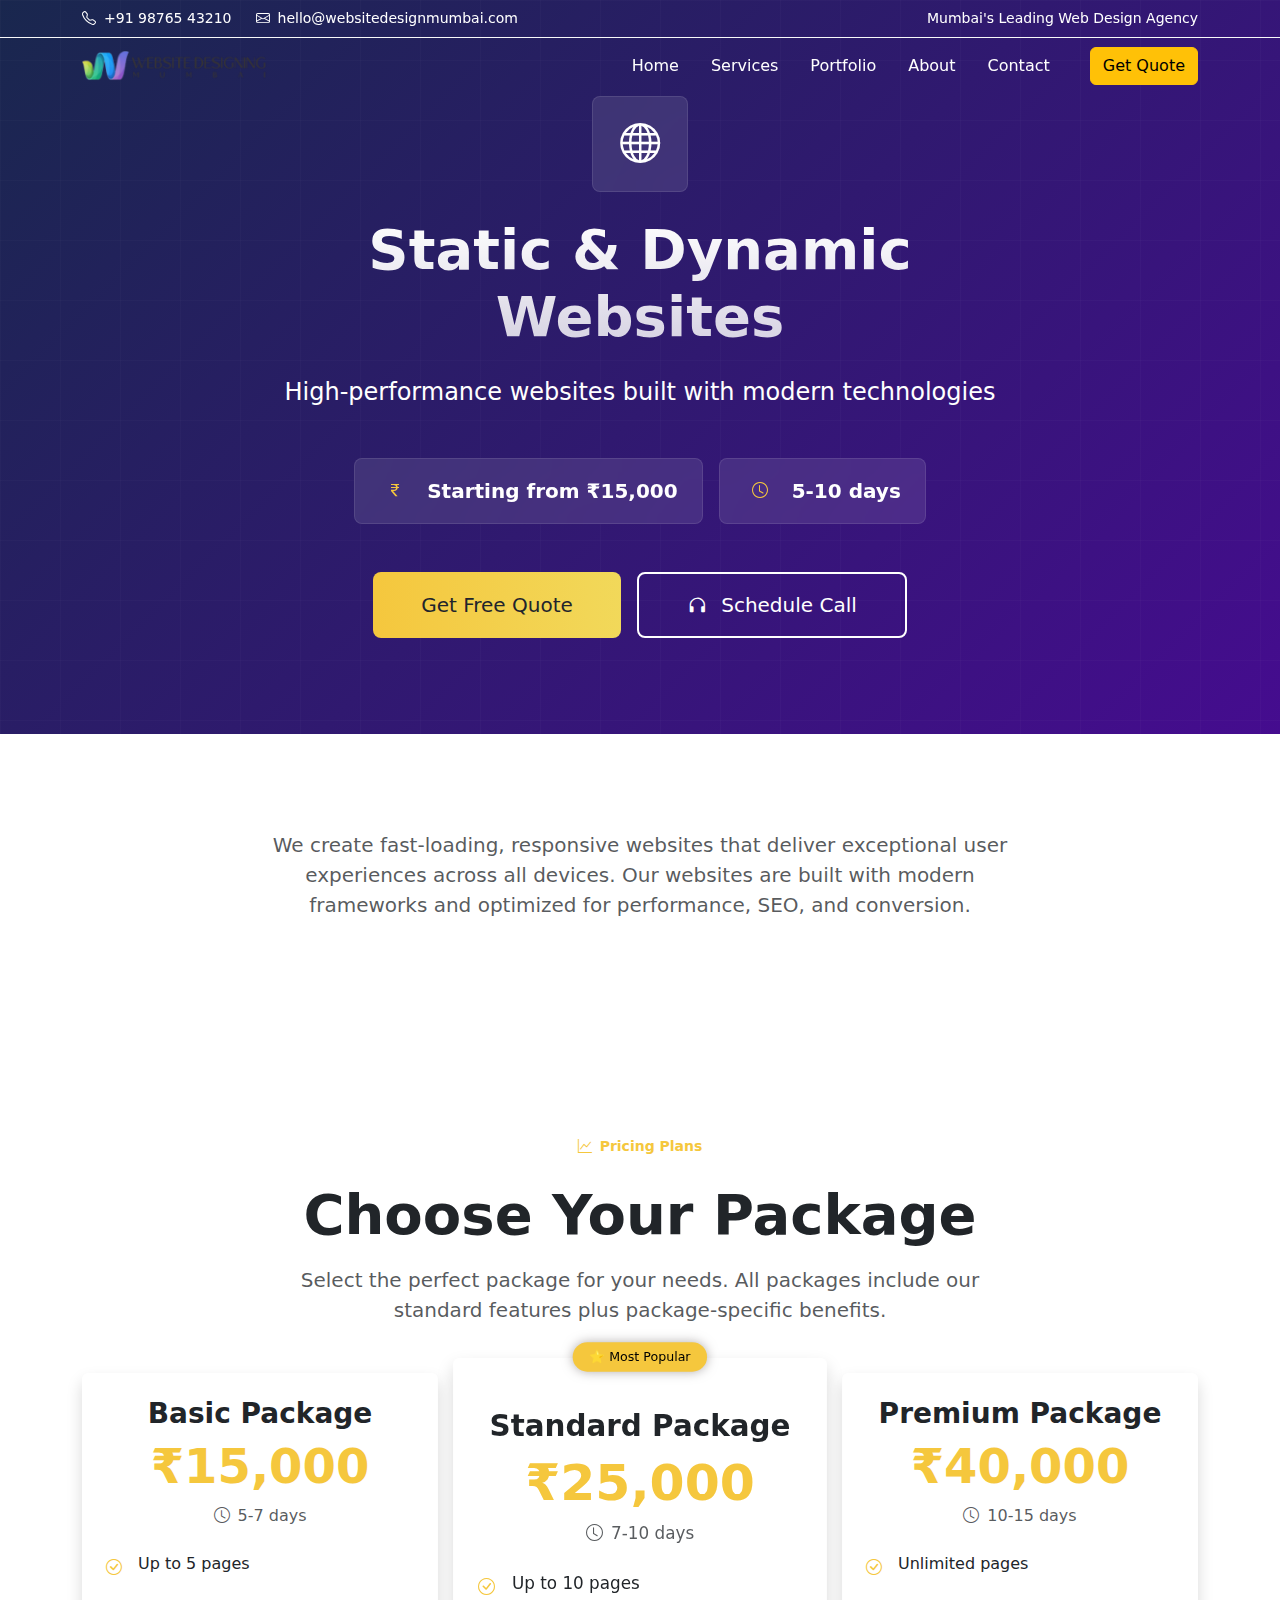
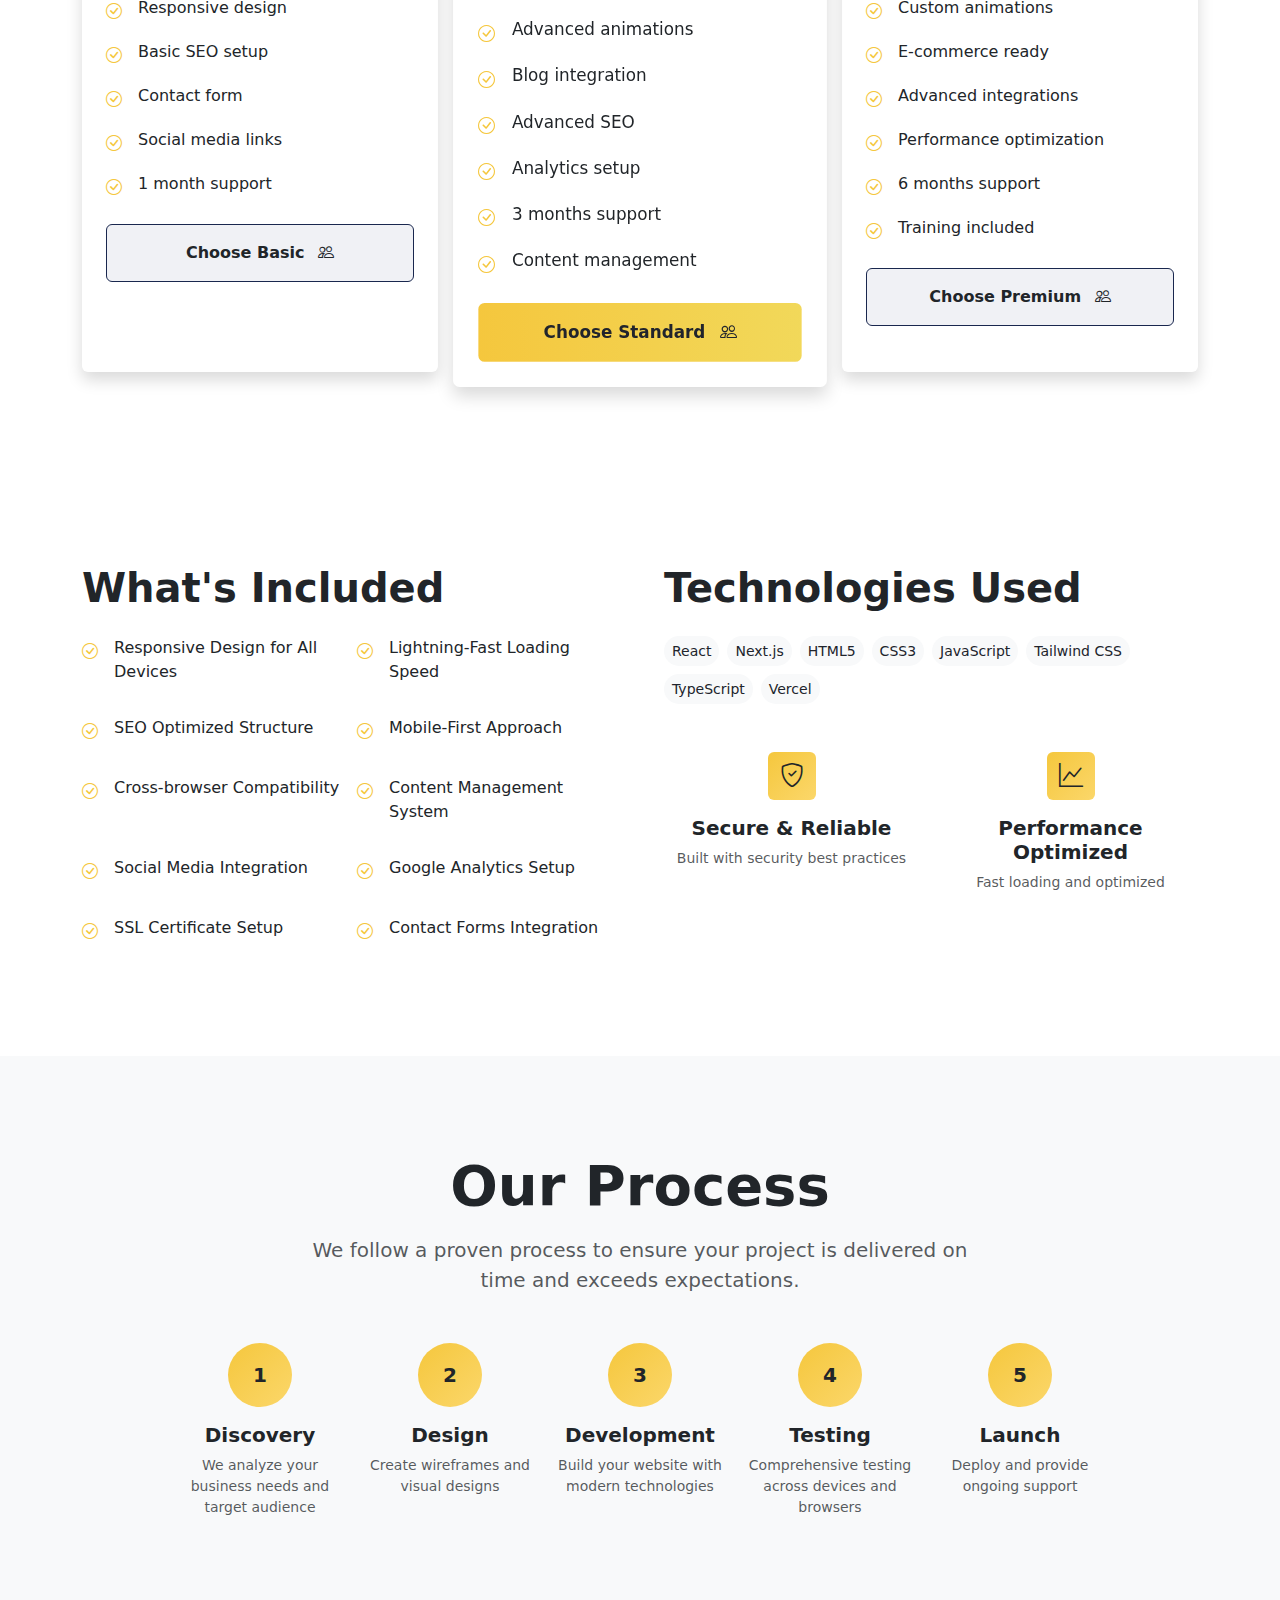
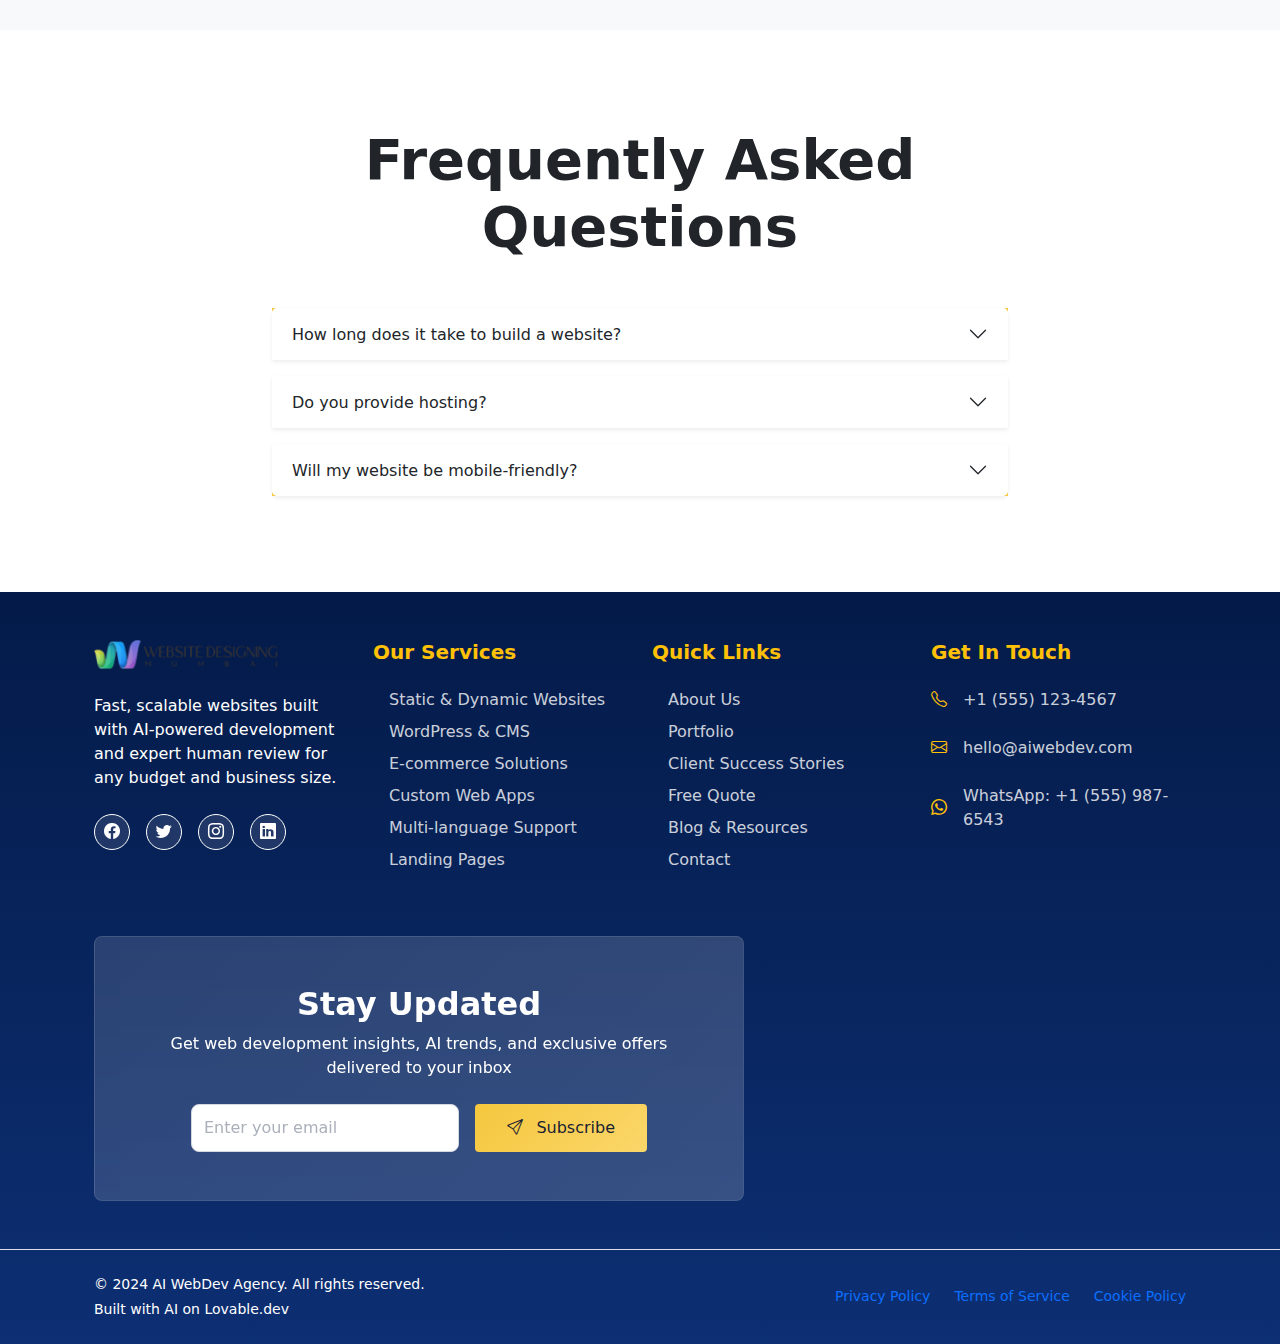
<file: services-detail.html>
<!DOCTYPE html>
<html lang="en">

<head>
    <meta charset="UTF-8">
    <meta name="viewport" content="width=device-width, initial-scale=1.0">
    <!-- Bootstrap 5 CSS -->
    <link href="https://cdn.jsdelivr.net/npm/bootstrap@5.3.0/dist/css/bootstrap.min.css" rel="stylesheet">
    <!-- Bootstrap Icons -->
    <link rel="stylesheet" href="https://cdn.jsdelivr.net/npm/bootstrap-icons@1.10.0/font/bootstrap-icons.css">
    <!-- Custom css  -->
    <link rel="stylesheet" href="css/style.css">
    <title>WebDesign Mumbai - About</title>
</head>

<body>
    <!-- header -->
    <header class="main-header fixed-top py-0 z-3" id="mainHeader">
        <!-- Top Bar - Contact Info -->
        <div class="d-none d-md-block border-bottom border-light py-2">
            <div class="container">
                <div class="d-flex justify-content-between align-items-center">
                    <div class="d-flex align-items-center gap-4 text-muted small">
                        <div class="d-flex align-items-center gap-2 text-white">
                            <i class="bi bi-telephone"></i>
                            <span>+91 98765 43210</span>
                        </div>
                        <div class="d-flex align-items-center gap-2 text-white">
                            <i class="bi bi-envelope"></i>
                            <span>hello@websitedesignmumbai.com</span>
                        </div>
                    </div>
                    <div class=" small text-white">
                        Mumbai's Leading Web Design Agency
                    </div>
                </div>
            </div>
        </div>

        <!-- Main Navigation -->
        <div class="container">
            <nav class="navbar navbar-expand-lg py-3 py-md-2">
                <!-- Logo -->
                <div class="d-flex align-items-center">
                    <div class="me-2 rounded d-flex align-items-center justify-content-center">
                        <img src="img/websie_designing_logo.png" alt="Logo" style=" height: 30px;"
                            class="me-2 rounded object-fit-cover" />
                    </div>
                    <!-- <div>
                        <div class="fw-bold fs-5 text-white">WebDesign</div>
                        <div class="small" style="color: var(--accent);">Mumbai</div>
                    </div> -->
                </div>

                <!-- Mobile Menu Button -->
                <button class="navbar-toggler border-0 shadow-none" type="button" id="mobileMenuButton"
                    aria-label="Toggle navigation">
                    <i class="bi bi-list fs-4" id="menuIcon"></i>
                </button>

                <!-- Desktop Navigation -->
                <div class="collapse navbar-collapse">
                    <ul class="navbar-nav ms-auto mb-2 mb-lg-0">
                        <li class="nav-item mx-2 text-white">
                            <a class="nav-link position-relative px-2 text-white" href="#home">Home</a>
                        </li>
                        <li class="nav-item mx-2">
                            <a class="nav-link position-relative px-2 text-white" href="#services">Services</a>
                        </li>
                        <li class="nav-item mx-2">
                            <a class="nav-link position-relative px-2 text-white" href="#portfolio">Portfolio</a>
                        </li>
                        <li class="nav-item mx-2">
                            <a class="nav-link position-relative px-2 text-white" href="#about">About</a>
                        </li>
                        <li class="nav-item mx-2">
                            <a class="nav-link position-relative px-2 text-white" href="#contact">Contact</a>
                        </li>
                    </ul>
                    <button class="btn btn-warning fw-medium ms-lg-4 d-none d-md-inline-block">
                        Get Quote
                    </button>
                </div>
            </nav>
        </div>

        <!-- Mobile Menu -->
        <div class="mobile-menu d-lg-none" id="mobileMenu">
            <div class="container py-3">
                <ul class="navbar-nav">
                    <li class="nav-item">
                        <a class="nav-link py-2" href="#home">Home</a>
                    </li>
                    <li class="nav-item">
                        <a class="nav-link py-2" href="#services">Services</a>
                    </li>
                    <li class="nav-item">
                        <a class="nav-link py-2" href="#portfolio">Portfolio</a>
                    </li>
                    <li class="nav-item">
                        <a class="nav-link py-2" href="#about">About</a>
                    </li>
                    <li class="nav-item">
                        <a class="nav-link py-2" href="#contact">Contact</a>
                    </li>
                </ul>
                <button class="btn btn-warning w-100 mt-2 fw-medium">
                    Get Quote
                </button>
            </div>
        </div>
    </header>
    <!-- header -->

    <!-- pricing section -->
    <!-- Hero Section -->
    <section class="service-ready-start py-5 position-relative overflow-hidden">
        <div class="bg-grid-pattern position-absolute top-0 left-0 w-100 h-100"></div>
        <div class="bg-gradient-to-bottom from-primary/10 to-transparent position-absolute top-0 left-0 w-100 h-100">
        </div>
        <div class="container py-5 position-relative">
            <div class="row justify-content-center">
                <div class="col-lg-8 text-center">
                    <div class="d-inline-flex align-items-center justify-content-center bg-glass rounded-3 border border-white border-opacity-10 mb-4"
                        style="width: 6rem; height: 6rem;">
                        <i class="bi-globe text-white fs-1"></i>
                    </div>
                    <h1 class="display-4 fw-bold mb-4 text-gradient">Static & Dynamic Websites</h1>
                    <p class="fs-4 text-white text-opacity-70 mb-5">High-performance websites built with modern
                        technologies</p>

                    <div class="d-flex flex-column flex-md-row gap-3 justify-content-center mb-5">
                        <div
                            class="d-flex align-items-center gap-3 bg-glass px-4 py-3 rounded-3 border border-white border-opacity-10">
                            <div class="bg-accent bg-opacity-20 rounded-2 d-flex align-items-center justify-content-center"
                                style="width: 2rem; height: 2rem;">
                                <i class="bi-currency-rupee text-accent"></i>
                            </div>
                            <span class="fw-semibold fs-5">Starting from ₹15,000</span>
                        </div>
                        <div
                            class="d-flex align-items-center gap-3 bg-glass px-4 py-3 rounded-3 border border-white border-opacity-10">
                            <div class="bg-accent bg-opacity-20 rounded-2 d-flex align-items-center justify-content-center"
                                style="width: 2rem; height: 2rem;">
                                <i class="bi-clock text-accent"></i>
                            </div>
                            <span class="fw-semibold fs-5">5-10 days</span>
                        </div>
                    </div>

                    <div class="d-flex flex-column flex-sm-row gap-3 justify-content-center">
                        <button class="btn btn-hero btn-lg px-5 py-3 fs-5">
                            Get Free Quote
                        </button>
                        <button class="btn btn-hero-outline btn-lg px-5 py-3 fs-5">
                            <i class="bi-headphones me-2"></i>
                            Schedule Call
                        </button>
                    </div>
                </div>
            </div>
        </div>
    </section>

    <!-- Description -->
    <section class="py-5 bg-white">
        <div class="container py-5">
            <div class="row justify-content-center">
                <div class="col-lg-8 text-center">
                    <p class="fs-5 text-muted">
                        We create fast-loading, responsive websites that deliver exceptional user experiences across all
                        devices. Our websites are built with modern frameworks and optimized for performance, SEO, and
                        conversion.
                    </p>
                </div>
            </div>
        </div>
    </section>

    <!-- Packages -->
    <section class="py-5 bg-gradient-to-end from-secondary bg-opacity-10">
        <div class="container py-5">
            <div class="text-center mb-5">
                <div
                    class="d-inline-flex align-items-center gap-2 bg-accent bg-opacity-10 text-accent px-4 py-2 rounded-pill small fw-bold mb-3">
                    <i class="bi-graph-up"></i>
                    Pricing Plans
                </div>
                <h2 class="display-4 fw-bold mb-3">Choose Your Package</h2>
                <p class="fs-5 text-muted mx-auto" style="max-width: 700px;">
                    Select the perfect package for your needs. All packages include our standard features plus
                    package-specific benefits.
                </p>
            </div>

            <div class="row g-4">
                <!-- Basic Package -->
                <div class="col-md-4">
                    <div class="card h-100 border-0 shadow pricing-card-hovv">
                        <div class="card-body p-4">
                            <h3 class="h3 fw-bold text-center mb-md-2 mb-1">Basic Package</h3>
                            <div class="text-center mb-4">
                                <div class="display-5 fw-bold text-accent mb-2">₹15,000</div>
                                <p class="text-muted d-flex align-items-center justify-content-center gap-2">
                                    <i class="bi-clock"></i>
                                    5-7 days
                                </p>
                            </div>
                            <ul class="list-unstyled mb-4">
                                <li class="d-flex align-items-start gap-3 mb-3">
                                    <i class="bi-check-circle text-accent mt-1"></i>
                                    <span>Up to 5 pages</span>
                                </li>
                                <li class="d-flex align-items-start gap-3 mb-3">
                                    <i class="bi-check-circle text-accent mt-1"></i>
                                    <span>Responsive design</span>
                                </li>
                                <li class="d-flex align-items-start gap-3 mb-3">
                                    <i class="bi-check-circle text-accent mt-1"></i>
                                    <span>Basic SEO setup</span>
                                </li>
                                <li class="d-flex align-items-start gap-3 mb-3">
                                    <i class="bi-check-circle text-accent mt-1"></i>
                                    <span>Contact form</span>
                                </li>
                                <li class="d-flex align-items-start gap-3 mb-3">
                                    <i class="bi-check-circle text-accent mt-1"></i>
                                    <span>Social media links</span>
                                </li>
                                <li class="d-flex align-items-start gap-3">
                                    <i class="bi-check-circle text-accent mt-1"></i>
                                    <span>1 month support</span>
                                </li>
                            </ul>
                            <button class="btn btn-offer-service w-100 py-3 fw-semibold">
                                Choose Basic
                                <i class="bi-people ms-2"></i>
                            </button>
                        </div>
                    </div>
                </div>

                <!-- Standard Package (Popular) -->
                <div class="col-md-4">
                    <div class="card h-100 border-0 shadow popular-card pricing-card-hovv">
                        
                        <div class="card-body p-4 mt-4">
                            <span class="popular-badge badge bg-accent px-3 py-2 fw-normal">
                            ⭐ Most Popular
                        </span>
                            <h3 class="h3 fw-bold text-center mb-md-2 mb-1">Standard Package</h3>
                            <div class="text-center mb-4">
                                <div class="display-5 fw-bold text-accent mb-2">₹25,000</div>
                                <p class="text-muted d-flex align-items-center justify-content-center gap-2">
                                    <i class="bi-clock"></i>
                                    7-10 days
                                </p>
                            </div>
                            <ul class="list-unstyled mb-4">
                                <li class="d-flex align-items-start gap-3 mb-3">
                                    <i class="bi-check-circle text-accent mt-1"></i>
                                    <span>Up to 10 pages</span>
                                </li>
                                <li class="d-flex align-items-start gap-3 mb-3">
                                    <i class="bi-check-circle text-accent mt-1"></i>
                                    <span>Advanced animations</span>
                                </li>
                                <li class="d-flex align-items-start gap-3 mb-3">
                                    <i class="bi-check-circle text-accent mt-1"></i>
                                    <span>Blog integration</span>
                                </li>
                                <li class="d-flex align-items-start gap-3 mb-3">
                                    <i class="bi-check-circle text-accent mt-1"></i>
                                    <span>Advanced SEO</span>
                                </li>
                                <li class="d-flex align-items-start gap-3 mb-3">
                                    <i class="bi-check-circle text-accent mt-1"></i>
                                    <span>Analytics setup</span>
                                </li>
                                <li class="d-flex align-items-start gap-3 mb-3">
                                    <i class="bi-check-circle text-accent mt-1"></i>
                                    <span>3 months support</span>
                                </li>
                                <li class="d-flex align-items-start gap-3">
                                    <i class="bi-check-circle text-accent mt-1"></i>
                                    <span>Content management</span>
                                </li>
                            </ul>
                            <button class="btn btn-hero w-100 py-3 fw-semibold pricing-card-hovv">
                                Choose Standard
                                <i class="bi-people ms-2"></i>
                            </button>
                        </div>
                    </div>
                </div>

                <!-- Premium Package -->
                <div class="col-md-4">
                    <div class="card h-100 border-0 shadow pricing-card-hovv">
                        <div class="card-body p-4">
                            <h3 class="h3 fw-bold text-center mb-md-2 mb-1">Premium Package</h3>
                            <div class="text-center mb-4">
                                <div class="display-5 fw-bold text-accent mb-2">₹40,000</div>
                                <p class="text-muted d-flex align-items-center justify-content-center gap-2">
                                    <i class="bi-clock"></i>
                                    10-15 days
                                </p>
                            </div>
                            <ul class="list-unstyled mb-4">
                                <li class="d-flex align-items-start gap-3 mb-3">
                                    <i class="bi-check-circle text-accent mt-1"></i>
                                    <span>Unlimited pages</span>
                                </li>
                                <li class="d-flex align-items-start gap-3 mb-3">
                                    <i class="bi-check-circle text-accent mt-1"></i>
                                    <span>Custom animations</span>
                                </li>
                                <li class="d-flex align-items-start gap-3 mb-3">
                                    <i class="bi-check-circle text-accent mt-1"></i>
                                    <span>E-commerce ready</span>
                                </li>
                                <li class="d-flex align-items-start gap-3 mb-3">
                                    <i class="bi-check-circle text-accent mt-1"></i>
                                    <span>Advanced integrations</span>
                                </li>
                                <li class="d-flex align-items-start gap-3 mb-3">
                                    <i class="bi-check-circle text-accent mt-1"></i>
                                    <span>Performance optimization</span>
                                </li>
                                <li class="d-flex align-items-start gap-3 mb-3">
                                    <i class="bi-check-circle text-accent mt-1"></i>
                                    <span>6 months support</span>
                                </li>
                                <li class="d-flex align-items-start gap-3">
                                    <i class="bi-check-circle text-accent mt-1"></i>
                                    <span>Training included</span>
                                </li>
                            </ul>
                            <button class="btn btn-offer-service w-100 py-3 fw-semibold">
                                Choose Premium
                                <i class="bi-people ms-2"></i>
                            </button>
                        </div>
                    </div>
                </div>
            </div>
        </div>
    </section>

    <!-- Features & Technologies -->
    <section class="py-5 bg-white">
        <div class="container py-5">
            <div class="row g-5">
                <!-- Features -->
                <div class="col-lg-6">
                    <h3 class="display-6 fw-bold mb-4">What's Included</h3>
                    <div class="row g-3">
                        <div class="col-md-6">
                            <div class="d-flex align-items-start gap-3 mb-3">
                                <i class="bi-check-circle text-accent mt-1"></i>
                                <span>Responsive Design for All Devices</span>
                            </div>
                        </div>
                        <div class="col-md-6">
                            <div class="d-flex align-items-start gap-3 mb-3">
                                <i class="bi-check-circle text-accent mt-1"></i>
                                <span>Lightning-Fast Loading Speed</span>
                            </div>
                        </div>
                        <div class="col-md-6">
                            <div class="d-flex align-items-start gap-3 mb-3">
                                <i class="bi-check-circle text-accent mt-1"></i>
                                <span>SEO Optimized Structure</span>
                            </div>
                        </div>
                        <div class="col-md-6">
                            <div class="d-flex align-items-start gap-3 mb-3">
                                <i class="bi-check-circle text-accent mt-1"></i>
                                <span>Mobile-First Approach</span>
                            </div>
                        </div>
                        <div class="col-md-6">
                            <div class="d-flex align-items-start gap-3 mb-3">
                                <i class="bi-check-circle text-accent mt-1"></i>
                                <span>Cross-browser Compatibility</span>
                            </div>
                        </div>
                        <div class="col-md-6">
                            <div class="d-flex align-items-start gap-3 mb-3">
                                <i class="bi-check-circle text-accent mt-1"></i>
                                <span>Content Management System</span>
                            </div>
                        </div>
                        <div class="col-md-6">
                            <div class="d-flex align-items-start gap-3 mb-3">
                                <i class="bi-check-circle text-accent mt-1"></i>
                                <span>Social Media Integration</span>
                            </div>
                        </div>
                        <div class="col-md-6">
                            <div class="d-flex align-items-start gap-3 mb-3">
                                <i class="bi-check-circle text-accent mt-1"></i>
                                <span>Google Analytics Setup</span>
                            </div>
                        </div>
                        <div class="col-md-6">
                            <div class="d-flex align-items-start gap-3 mb-3">
                                <i class="bi-check-circle text-accent mt-1"></i>
                                <span>SSL Certificate Setup</span>
                            </div>
                        </div>
                        <div class="col-md-6">
                            <div class="d-flex align-items-start gap-3">
                                <i class="bi-check-circle text-accent mt-1"></i>
                                <span>Contact Forms Integration</span>
                            </div>
                        </div>
                    </div>
                </div>

                <!-- Technologies -->
                <div class="col-lg-6">
                    <h3 class="display-6 fw-bold mb-4">Technologies Used</h3>
                    <div class="d-flex flex-wrap gap-2 mb-5">
                        <span class="badge-tech badge">React</span>
                        <span class="badge-tech badge">Next.js</span>
                        <span class="badge-tech badge">HTML5</span>
                        <span class="badge-tech badge">CSS3</span>
                        <span class="badge-tech badge">JavaScript</span>
                        <span class="badge-tech badge">Tailwind CSS</span>
                        <span class="badge-tech badge">TypeScript</span>
                        <span class="badge-tech badge">Vercel</span>
                    </div>

                    <div class="row g-4">
                        <div class="col-6 text-center">
                            <div class="accent-gradient rounded-2 d-flex align-items-center justify-content-center mx-auto mb-3"
                                style="width: 3rem; height: 3rem;">
                                <i class="bi-shield-check fs-4"></i>
                            </div>
                            <h4 class="h5 fw-semibold mb-2">Secure & Reliable</h4>
                            <p class="text-muted small">Built with security best practices</p>
                        </div>
                        <div class="col-6 text-center">
                            <div class="accent-gradient rounded-2 d-flex align-items-center justify-content-center mx-auto mb-3"
                                style="width: 3rem; height: 3rem;">
                                <i class="bi-graph-up fs-4"></i>
                            </div>
                            <h4 class="h5 fw-semibold mb-2">Performance Optimized</h4>
                            <p class="text-muted small">Fast loading and optimized</p>
                        </div>
                    </div>
                </div>
            </div>
        </div>
    </section>

    <!-- Process -->
    <section class="py-5 bg-light">
        <div class="container py-5">
            <div class="text-center mb-5">
                <h2 class="display-4 fw-bold mb-3">Our Process</h2>
                <p class="fs-5 text-muted mx-auto" style="max-width: 700px;">
                    We follow a proven process to ensure your project is delivered on time and exceeds expectations.
                </p>
            </div>

            <div class="row g-4 justify-content-center">
                <div class="col-md-2 col-6 text-center">
                    <div
                        class="accent-gradient rounded-circle process-step d-flex align-items-center justify-content-center mx-auto mb-3">
                        1
                    </div>
                    <h3 class="h5 fw-semibold mb-2">Discovery</h3>
                    <p class="text-muted small">We analyze your business needs and target audience</p>
                </div>
                <div class="col-md-2 col-6 text-center">
                    <div
                        class="accent-gradient rounded-circle process-step d-flex align-items-center justify-content-center mx-auto mb-3">
                        2
                    </div>
                    <h3 class="h5 fw-semibold mb-2">Design</h3>
                    <p class="text-muted small">Create wireframes and visual designs</p>
                </div>
                <div class="col-md-2 col-6 text-center">
                    <div
                        class="accent-gradient rounded-circle process-step d-flex align-items-center justify-content-center mx-auto mb-3">
                        3
                    </div>
                    <h3 class="h5 fw-semibold mb-2">Development</h3>
                    <p class="text-muted small">Build your website with modern technologies</p>
                </div>
                <div class="col-md-2 col-6 text-center">
                    <div
                        class="accent-gradient rounded-circle process-step d-flex align-items-center justify-content-center mx-auto mb-3">
                        4
                    </div>
                    <h3 class="h5 fw-semibold mb-2">Testing</h3>
                    <p class="text-muted small">Comprehensive testing across devices and browsers</p>
                </div>
                <div class="col-md-2 col-6 text-center">
                    <div
                        class="accent-gradient rounded-circle process-step d-flex align-items-center justify-content-center mx-auto mb-3">
                        5
                    </div>
                    <h3 class="h5 fw-semibold mb-2">Launch</h3>
                    <p class="text-muted small">Deploy and provide ongoing support</p>
                </div>
            </div>
        </div>
    </section>

    <!-- FAQs -->
    <section class="py-5 bg-white">
        <div class="container py-5">
            <div class="row justify-content-center">
                <div class="col-lg-8">
                    <h2 class="display-4 fw-bold text-center mb-5">Frequently Asked Questions</h2>

                    <div class="accordion" id="faqAccordion">
                        <!-- FAQ 1 -->
                        <div class="accordion-item border-0 shadow-sm mb-3">
                            <h3 class="accordion-header" id="headingOne">
                                <button class="accordion-button collapsed" type="button" data-bs-toggle="collapse"
                                    data-bs-target="#collapseOne" aria-expanded="false" aria-controls="collapseOne">
                                    How long does it take to build a website?
                                </button>
                            </h3>
                            <div id="collapseOne" class="accordion-collapse collapse" aria-labelledby="headingOne"
                                data-bs-parent="#faqAccordion">
                                <div class="accordion-body">
                                    Typically 5-10 days depending on complexity and features required.
                                </div>
                            </div>
                        </div>

                        <!-- FAQ 2 -->
                        <div class="accordion-item border-0 shadow-sm mb-3">
                            <h3 class="accordion-header" id="headingTwo">
                                <button class="accordion-button collapsed" type="button" data-bs-toggle="collapse"
                                    data-bs-target="#collapseTwo" aria-expanded="false" aria-controls="collapseTwo">
                                    Do you provide hosting?
                                </button>
                            </h3>
                            <div id="collapseTwo" class="accordion-collapse collapse" aria-labelledby="headingTwo"
                                data-bs-parent="#faqAccordion">
                                <div class="accordion-body">
                                    We can recommend and set up hosting solutions, or work with your existing hosting
                                    provider.
                                </div>
                            </div>
                        </div>

                        <!-- FAQ 3 -->
                        <div class="accordion-item border-0 shadow-sm">
                            <h3 class="accordion-header" id="headingThree">
                                <button class="accordion-button collapsed" type="button" data-bs-toggle="collapse"
                                    data-bs-target="#collapseThree" aria-expanded="false" aria-controls="collapseThree">
                                    Will my website be mobile-friendly?
                                </button>
                            </h3>
                            <div id="collapseThree" class="accordion-collapse collapse" aria-labelledby="headingThree"
                                data-bs-parent="#faqAccordion">
                                <div class="accordion-body">
                                    Yes, all our websites are fully responsive and optimized for mobile devices.
                                </div>
                            </div>
                        </div>
                    </div>
                </div>
            </div>
        </div>
    </section>
    <!-- pricing section -->

    <!-- footer -->
    <footer class="footer">
        <!-- Main Footer Content -->
        <div class="container px-4 pt-md-5 pt-3">
            <div class="row g-4 mb-5">
                <!-- Company Info -->
                <div class="col-md-6 col-lg-3">
                    <div class="d-flex align-items-center mb-4">
                        <img src="img/websie_designing_logo.png" alt="Logo" style=" height: 30px;"
                            class="me-2 rounded object-fit-cover" />
                    </div>
                    <p class="text-white-80 mb-4">
                        Fast, scalable websites built with AI-powered development and expert human review for any budget
                        and business size.
                    </p>
                    <div class="d-flex gap-3">
                        <button class="glass-btn">
                            <i class="bi bi-facebook"></i>
                        </button>
                        <button class="glass-btn">
                            <i class="bi bi-twitter"></i>
                        </button>
                        <button class="glass-btn">
                            <i class="bi bi-instagram"></i>
                        </button>
                        <button class="glass-btn">
                            <i class="bi bi-linkedin"></i>
                        </button>
                    </div>
                </div>

                <!-- Services -->
                <div class="col-md-6 col-lg-3">
                    <h3 class="h5 fw-semibold mb-4 text-warning">Our Services</h3>
                    <ul class="list-unstyled">
                        <li class="mb-2">
                            <a href="#" class="footer-link">
                                <i class="bi bi-arrow-right arrow-icon"></i>
                                Static & Dynamic Websites
                            </a>
                        </li>
                        <li class="mb-2">
                            <a href="#" class="footer-link">
                                <i class="bi bi-arrow-right arrow-icon"></i>
                                WordPress & CMS
                            </a>
                        </li>
                        <li class="mb-2">
                            <a href="#" class="footer-link">
                                <i class="bi bi-arrow-right arrow-icon"></i>
                                E-commerce Solutions
                            </a>
                        </li>
                        <li class="mb-2">
                            <a href="#" class="footer-link">
                                <i class="bi bi-arrow-right arrow-icon"></i>
                                Custom Web Apps
                            </a>
                        </li>
                        <li class="mb-2">
                            <a href="#" class="footer-link">
                                <i class="bi bi-arrow-right arrow-icon"></i>
                                Multi-language Support
                            </a>
                        </li>
                        <li class="mb-2">
                            <a href="#" class="footer-link">
                                <i class="bi bi-arrow-right arrow-icon"></i>
                                Landing Pages
                            </a>
                        </li>
                    </ul>
                </div>

                <!-- Quick Links -->
                <div class="col-md-6 col-lg-3">
                    <h3 class="h5 fw-semibold mb-4 text-warning">Quick Links</h3>
                    <ul class="list-unstyled">
                        <li class="mb-2">
                            <a href="#" class="footer-link">
                                <i class="bi bi-arrow-right arrow-icon"></i>
                                About Us
                            </a>
                        </li>
                        <li class="mb-2">
                            <a href="#" class="footer-link">
                                <i class="bi bi-arrow-right arrow-icon"></i>
                                Portfolio
                            </a>
                        </li>
                        <li class="mb-2">
                            <a href="#" class="footer-link">
                                <i class="bi bi-arrow-right arrow-icon"></i>
                                Client Success Stories
                            </a>
                        </li>
                        <li class="mb-2">
                            <a href="#" class="footer-link">
                                <i class="bi bi-arrow-right arrow-icon"></i>
                                Free Quote
                            </a>
                        </li>
                        <li class="mb-2">
                            <a href="#" class="footer-link">
                                <i class="bi bi-arrow-right arrow-icon"></i>
                                Blog & Resources
                            </a>
                        </li>
                        <li class="mb-2">
                            <a href="#" class="footer-link">
                                <i class="bi bi-arrow-right arrow-icon"></i>
                                Contact
                            </a>
                        </li>
                    </ul>
                </div>

                <!-- Contact Info -->
                <div class="col-md-6 col-lg-3">
                    <h3 class="h5 fw-semibold mb-4 text-warning">Get In Touch</h3>
                    <div class="mb-4 d-flex align-items-center">
                        <i class="bi bi-telephone text-warning me-3"></i>
                        <a href="tel:+15551234567" class="footer-link">+1 (555) 123-4567</a>
                    </div>
                    <div class="mb-4 d-flex align-items-center">
                        <i class="bi bi-envelope text-warning me-3"></i>
                        <a href="mailto:hello@aiwebdev.com" class="footer-link">hello@aiwebdev.com</a>
                    </div>
                    <div class="d-flex align-items-center">
                        <i class="bi bi-whatsapp text-warning me-3"></i>
                        <a href="https://wa.me/15559876543" class="footer-link">WhatsApp: +1 (555) 987-6543</a>
                    </div>
                </div>
            </div>

            <!-- Newsletter Signup -->
            <div class="newsletter-card p-4 p-md-5 mb-5 stay-tuned-footer-card">
                <div class="text-center mb-4">
                    <h3 class="h2 fw-bold mb-2">Stay Updated</h3>
                    <p class="text-white-80">Get web development insights, AI trends, and exclusive offers delivered to
                        your inbox</p>
                </div>
                <div class="d-flex flex-column flex-sm-row gap-3 max-w-md mx-auto px-md-5 px-auto">
                    <input type="email" class="form-control newsletter-input" placeholder="Enter your email">
                    <button class="btn accent-btn">
                        <i class="bi bi-send me-2"></i>
                        Subscribe
                    </button>
                </div>
            </div>
        </div>

        <!-- Bottom Bar -->
        <div class="border-top border-white-10 py-4">
            <div class="container px-4">
                <div class="d-flex flex-column flex-md-row justify-content-between align-items-center">
                    <div class="text-white-60 small text-center text-md-start mb-3 mb-md-0">
                        <div>© 2024 AI WebDev Agency. All rights reserved.</div>
                        <div class="mt-1">Built with AI on Lovable.dev</div>
                    </div>
                    <div class="d-flex gap-3 gap-md-4">
                        <a href="#" class="text-white-60 small text-decoration-none hover:text-warning">Privacy
                            Policy</a>
                        <a href="#" class="text-white-60 small text-decoration-none hover:text-warning">Terms of
                            Service</a>
                        <a href="#" class="text-white-60 small text-decoration-none hover:text-warning">Cookie
                            Policy</a>
                    </div>
                </div>
            </div>
        </div>
    </footer>

    <!-- Bootstrap JS Bundle with Popper -->
    <script src="js/bootstrap.bundle.min.js"></script>
    <script src="js/jquery-3.7.1.min.js" integrity="sha256-/JqT3SQfawRcv/BIHPThkBvs0OEvtFFmqPF/lYI/Cxo="
        crossorigin="anonymous"></script>
</body>
<script src="js/script.js"></script>

</html>
</file>
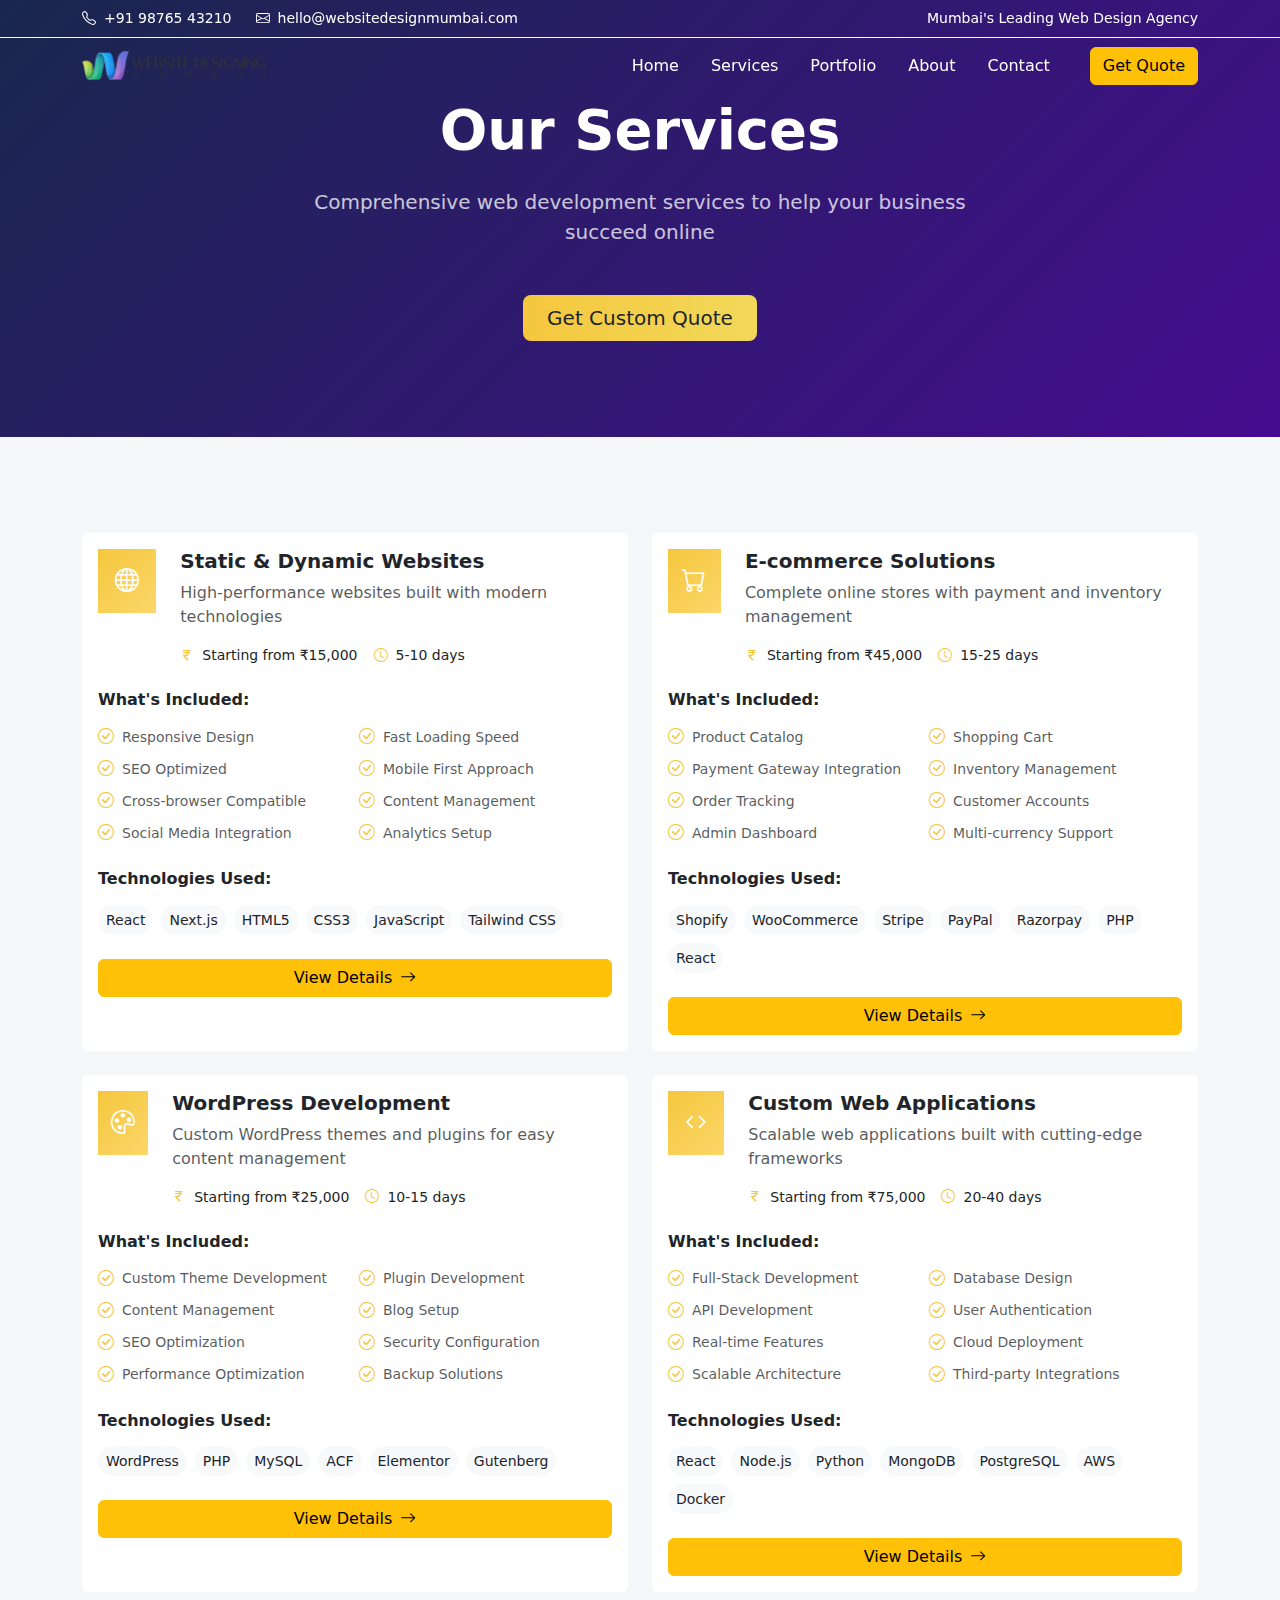
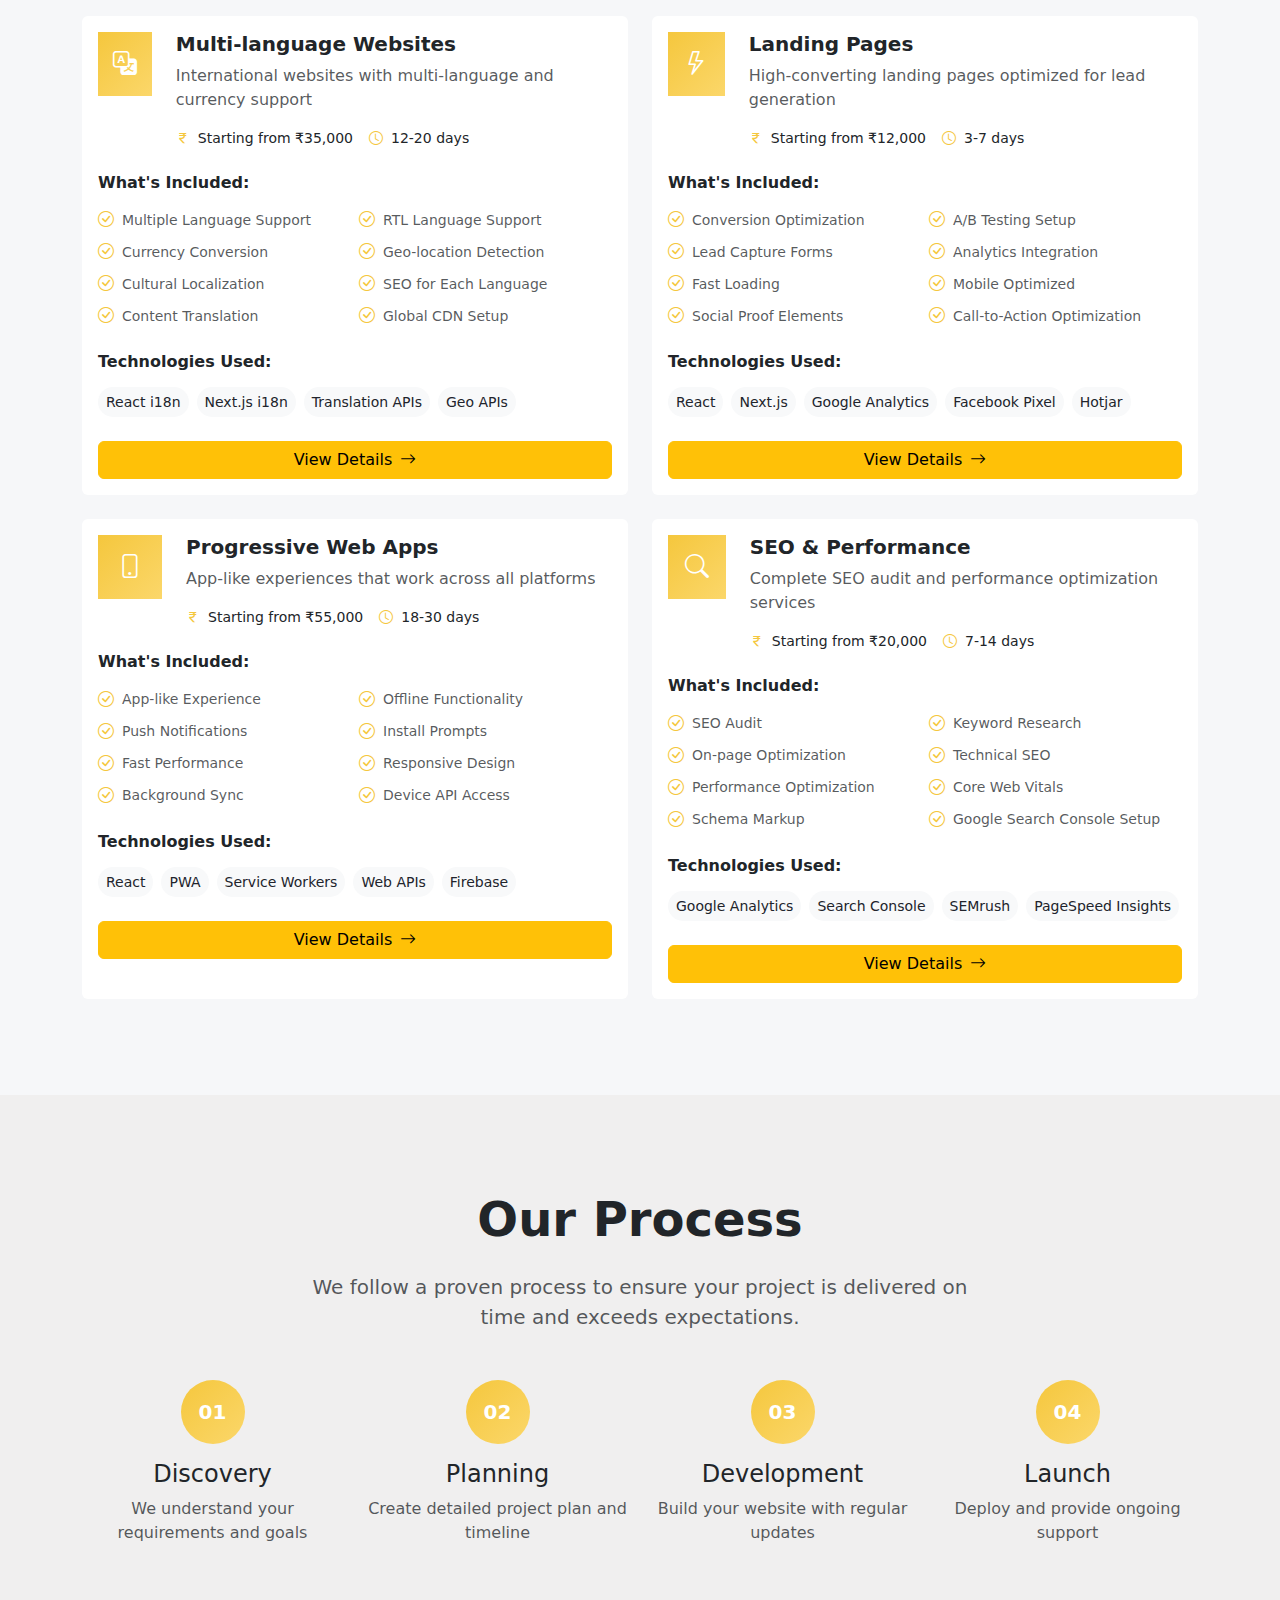
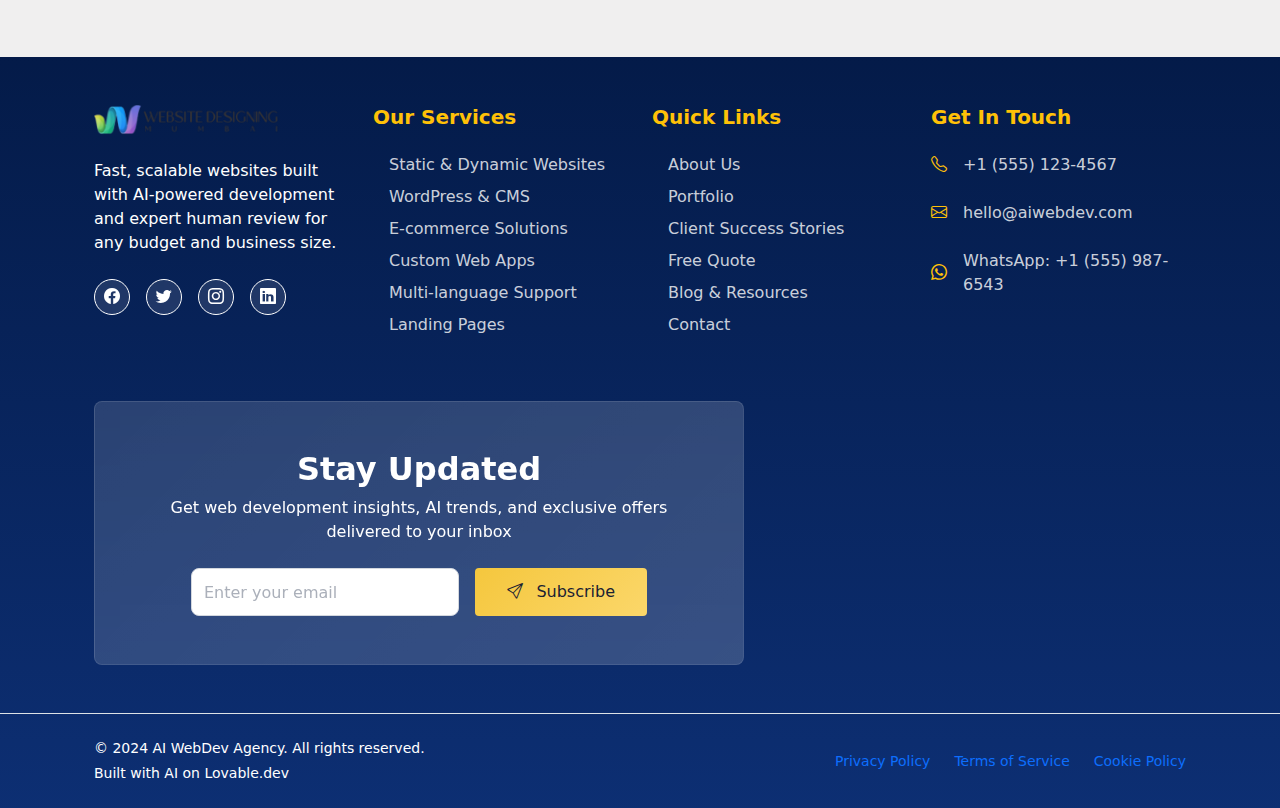
<file: services.html>
<!DOCTYPE html>
<html lang="en">

<head>
    <meta charset="UTF-8">
    <meta name="viewport" content="width=device-width, initial-scale=1.0">
    <!-- Bootstrap 5 CSS -->
    <link href="https://cdn.jsdelivr.net/npm/bootstrap@5.3.0/dist/css/bootstrap.min.css" rel="stylesheet">
    <!-- Bootstrap Icons -->
    <link rel="stylesheet" href="https://cdn.jsdelivr.net/npm/bootstrap-icons@1.10.0/font/bootstrap-icons.css">
    <!-- Custom css  -->
    <link rel="stylesheet" href="css/style.css">
    <title>WebDesign Mumbai - About</title>
</head>

<body>
    <!-- header -->
    <header class="main-header fixed-top py-0 z-3" id="mainHeader">
        <!-- Top Bar - Contact Info -->
        <div class="d-none d-md-block border-bottom border-light py-2">
            <div class="container">
                <div class="d-flex justify-content-between align-items-center">
                    <div class="d-flex align-items-center gap-4 text-muted small">
                        <div class="d-flex align-items-center gap-2 text-white">
                            <i class="bi bi-telephone"></i>
                            <span>+91 98765 43210</span>
                        </div>
                        <div class="d-flex align-items-center gap-2 text-white">
                            <i class="bi bi-envelope"></i>
                            <span>hello@websitedesignmumbai.com</span>
                        </div>
                    </div>
                    <div class=" small text-white">
                        Mumbai's Leading Web Design Agency
                    </div>
                </div>
            </div>
        </div>

        <!-- Main Navigation -->
        <div class="container">
            <nav class="navbar navbar-expand-lg py-3 py-md-2">
                <!-- Logo -->
                <div class="d-flex align-items-center">
                    <div class="me-2 rounded d-flex align-items-center justify-content-center">
                        <img src="img/websie_designing_logo.png" alt="Logo" style=" height: 30px;"
                            class="me-2 rounded object-fit-cover" />
                    </div>
                    <!-- <div>
                        <div class="fw-bold fs-5 text-white">WebDesign</div>
                        <div class="small" style="color: var(--accent);">Mumbai</div>
                    </div> -->
                </div>

                <!-- Mobile Menu Button -->
                <button class="navbar-toggler border-0 shadow-none" type="button" id="mobileMenuButton"
                    aria-label="Toggle navigation">
                    <i class="bi bi-list fs-4" id="menuIcon"></i>
                </button>

                <!-- Desktop Navigation -->
                <div class="collapse navbar-collapse">
                    <ul class="navbar-nav ms-auto mb-2 mb-lg-0">
                        <li class="nav-item mx-2 text-white">
                            <a class="nav-link position-relative px-2 text-white" href="#home">Home</a>
                        </li>
                        <li class="nav-item mx-2">
                            <a class="nav-link position-relative px-2 text-white" href="#services">Services</a>
                        </li>
                        <li class="nav-item mx-2">
                            <a class="nav-link position-relative px-2 text-white" href="#portfolio">Portfolio</a>
                        </li>
                        <li class="nav-item mx-2">
                            <a class="nav-link position-relative px-2 text-white" href="#about">About</a>
                        </li>
                        <li class="nav-item mx-2">
                            <a class="nav-link position-relative px-2 text-white" href="#contact">Contact</a>
                        </li>
                    </ul>
                    <button class="btn btn-warning fw-medium ms-lg-4 d-none d-md-inline-block">
                        Get Quote
                    </button>
                </div>
            </nav>
        </div>

        <!-- Mobile Menu -->
        <div class="mobile-menu d-lg-none" id="mobileMenu">
            <div class="container py-3">
                <ul class="navbar-nav">
                    <li class="nav-item">
                        <a class="nav-link py-2" href="#home">Home</a>
                    </li>
                    <li class="nav-item">
                        <a class="nav-link py-2" href="#services">Services</a>
                    </li>
                    <li class="nav-item">
                        <a class="nav-link py-2" href="#portfolio">Portfolio</a>
                    </li>
                    <li class="nav-item">
                        <a class="nav-link py-2" href="#about">About</a>
                    </li>
                    <li class="nav-item">
                        <a class="nav-link py-2" href="#contact">Contact</a>
                    </li>
                </ul>
                <button class="btn btn-warning w-100 mt-2 fw-medium">
                    Get Quote
                </button>
            </div>
        </div>
    </header>
    <!-- header -->


    <!-- Hero Section -->
    <section class="service-ready-start py-5">
        <div class="container py-5 text-center">
            <h1 class="display-4 fw-bold mb-4">Our Services</h1>
            <p class="lead mb-5 opacity-75 mx-auto" style="max-width: 700px;">
                Comprehensive web development services to help your business succeed online
            </p>
            <button class="btn btn-hero btn-lg px-4 py-2">
                Get Custom Quote
            </button>
        </div>
    </section>

    <!-- Services Grid -->
    <section class="py-5 listing-bg-color-section">
        <div class="container py-5">
            <div class="row g-4">
                <!-- Service 1 -->
                <div class="col-lg-6">
                    <div class="card card-hover h-100 border-0 ">
                        <div class="card-body services-listing-body">
                            <div class="d-flex align-items-start gap-4 mb-4">
                                <div class="accent-gradient rounded-xl service-icon d-flex align-items-center justify-content-center"
                                    style="width: 64px; height: 64px;">
                                    <i class="bi-globe fs-4 text-white"></i>
                                </div>
                                <div class="flex-grow-1">
                                    <h3 class="h4 service-title mb-2">Static & Dynamic Websites</h3>
                                    <p class="text-muted mb-3">High-performance websites built with modern technologies
                                    </p>
                                    <div class="d-flex flex-wrap gap-3 small">
                                        <div class="d-flex align-items-center gap-2">
                                            <i class="bi-currency-rupee text-accent"></i>
                                            <span class="fw-medium">Starting from ₹15,000</span>
                                        </div>
                                        <div class="d-flex align-items-center gap-2">
                                            <i class="bi-clock text-accent"></i>
                                            <span class="fw-medium">5-10 days</span>
                                        </div>
                                    </div>
                                </div>
                            </div>

                            <div class="mb-4">
                                <h4 class="h6 fw-semibold mb-3">What's Included:</h4>
                                <div class="row g-2">
                                    <div class="col-md-6">
                                        <div class="d-flex align-items-center gap-2">
                                            <i class="bi-check-circle text-accent"></i>
                                            <span class="small text-muted">Responsive Design</span>
                                        </div>
                                    </div>
                                    <div class="col-md-6">
                                        <div class="d-flex align-items-center gap-2">
                                            <i class="bi-check-circle text-accent"></i>
                                            <span class="small text-muted">Fast Loading Speed</span>
                                        </div>
                                    </div>
                                    <div class="col-md-6">
                                        <div class="d-flex align-items-center gap-2">
                                            <i class="bi-check-circle text-accent"></i>
                                            <span class="small text-muted">SEO Optimized</span>
                                        </div>
                                    </div>
                                    <div class="col-md-6">
                                        <div class="d-flex align-items-center gap-2">
                                            <i class="bi-check-circle text-accent"></i>
                                            <span class="small text-muted">Mobile First Approach</span>
                                        </div>
                                    </div>
                                    <div class="col-md-6">
                                        <div class="d-flex align-items-center gap-2">
                                            <i class="bi-check-circle text-accent"></i>
                                            <span class="small text-muted">Cross-browser Compatible</span>
                                        </div>
                                    </div>
                                    <div class="col-md-6">
                                        <div class="d-flex align-items-center gap-2">
                                            <i class="bi-check-circle text-accent"></i>
                                            <span class="small text-muted">Content Management</span>
                                        </div>
                                    </div>
                                    <div class="col-md-6">
                                        <div class="d-flex align-items-center gap-2">
                                            <i class="bi-check-circle text-accent"></i>
                                            <span class="small text-muted">Social Media Integration</span>
                                        </div>
                                    </div>
                                    <div class="col-md-6">
                                        <div class="d-flex align-items-center gap-2">
                                            <i class="bi-check-circle text-accent"></i>
                                            <span class="small text-muted">Analytics Setup</span>
                                        </div>
                                    </div>
                                </div>
                            </div>

                            <div class="mb-4">
                                <h4 class="h6 fw-semibold mb-3">Technologies Used:</h4>
                                <div class="d-flex flex-wrap gap-2">
                                    <span class="badge badge-tech">React</span>
                                    <span class="badge badge-tech">Next.js</span>
                                    <span class="badge badge-tech">HTML5</span>
                                    <span class="badge badge-tech">CSS3</span>
                                    <span class="badge badge-tech">JavaScript</span>
                                    <span class="badge badge-tech">Tailwind CSS</span>
                                </div>
                            </div>

                            <button class="btn btn-warning w-100 d-flex align-items-center justify-content-center gap-2"
                                onclick="window.location.href='/services/websites'">
                                View Details
                                <i class="bi-arrow-right"></i>
                            </button>
                        </div>
                    </div>
                </div>

                <!-- Service 2 -->
                <div class="col-lg-6">
                    <div class="card card-hover h-100 border-0 ">
                        <div class="card-body">
                            <div class="d-flex align-items-start gap-4 mb-4">
                                <div class="accent-gradient rounded-xl service-icon d-flex align-items-center justify-content-center"
                                    style="width: 64px; height: 64px;">
                                    <i class="bi-cart fs-4 text-white"></i>
                                </div>
                                <div class="flex-grow-1">
                                    <h3 class="h4 service-title mb-2">E-commerce Solutions</h3>
                                    <p class="text-muted mb-3">Complete online stores with payment and inventory
                                        management</p>
                                    <div class="d-flex flex-wrap gap-3 small">
                                        <div class="d-flex align-items-center gap-2">
                                            <i class="bi-currency-rupee text-accent"></i>
                                            <span class="fw-medium">Starting from ₹45,000</span>
                                        </div>
                                        <div class="d-flex align-items-center gap-2">
                                            <i class="bi-clock text-accent"></i>
                                            <span class="fw-medium">15-25 days</span>
                                        </div>
                                    </div>
                                </div>
                            </div>

                            <div class="mb-4">
                                <h4 class="h6 fw-semibold mb-3">What's Included:</h4>
                                <div class="row g-2">
                                    <div class="col-md-6">
                                        <div class="d-flex align-items-center gap-2">
                                            <i class="bi-check-circle text-accent"></i>
                                            <span class="small text-muted">Product Catalog</span>
                                        </div>
                                    </div>
                                    <div class="col-md-6">
                                        <div class="d-flex align-items-center gap-2">
                                            <i class="bi-check-circle text-accent"></i>
                                            <span class="small text-muted">Shopping Cart</span>
                                        </div>
                                    </div>
                                    <div class="col-md-6">
                                        <div class="d-flex align-items-center gap-2">
                                            <i class="bi-check-circle text-accent"></i>
                                            <span class="small text-muted">Payment Gateway Integration</span>
                                        </div>
                                    </div>
                                    <div class="col-md-6">
                                        <div class="d-flex align-items-center gap-2">
                                            <i class="bi-check-circle text-accent"></i>
                                            <span class="small text-muted">Inventory Management</span>
                                        </div>
                                    </div>
                                    <div class="col-md-6">
                                        <div class="d-flex align-items-center gap-2">
                                            <i class="bi-check-circle text-accent"></i>
                                            <span class="small text-muted">Order Tracking</span>
                                        </div>
                                    </div>
                                    <div class="col-md-6">
                                        <div class="d-flex align-items-center gap-2">
                                            <i class="bi-check-circle text-accent"></i>
                                            <span class="small text-muted">Customer Accounts</span>
                                        </div>
                                    </div>
                                    <div class="col-md-6">
                                        <div class="d-flex align-items-center gap-2">
                                            <i class="bi-check-circle text-accent"></i>
                                            <span class="small text-muted">Admin Dashboard</span>
                                        </div>
                                    </div>
                                    <div class="col-md-6">
                                        <div class="d-flex align-items-center gap-2">
                                            <i class="bi-check-circle text-accent"></i>
                                            <span class="small text-muted">Multi-currency Support</span>
                                        </div>
                                    </div>
                                </div>
                            </div>

                            <div class="mb-4">
                                <h4 class="h6 fw-semibold mb-3">Technologies Used:</h4>
                                <div class="d-flex flex-wrap gap-2">
                                    <span class="badge badge-tech">Shopify</span>
                                    <span class="badge badge-tech">WooCommerce</span>
                                    <span class="badge badge-tech">Stripe</span>
                                    <span class="badge badge-tech">PayPal</span>
                                    <span class="badge badge-tech">Razorpay</span>
                                    <span class="badge badge-tech">PHP</span>
                                    <span class="badge badge-tech">React</span>
                                </div>
                            </div>

                            <button class="btn btn-warning w-100 d-flex align-items-center justify-content-center gap-2"
                                onclick="window.location.href='/services/ecommerce'">
                                View Details
                                <i class="bi-arrow-right"></i>
                            </button>
                        </div>
                    </div>
                </div>

                <!-- Service 3 -->
                <div class="col-lg-6">
                    <div class="card card-hover h-100 border-0">
                        <div class="card-body">
                            <div class="d-flex align-items-start gap-4 mb-4">
                                <div class="accent-gradient rounded-xl service-icon d-flex align-items-center justify-content-center"
                                    style="width: 64px; height: 64px;">
                                    <i class="bi-palette fs-4 text-white"></i>
                                </div>
                                <div class="flex-grow-1">
                                    <h3 class="h4 service-title mb-2">WordPress Development</h3>
                                    <p class="text-muted mb-3">Custom WordPress themes and plugins for easy content
                                        management</p>
                                    <div class="d-flex flex-wrap gap-3 small">
                                        <div class="d-flex align-items-center gap-2">
                                            <i class="bi-currency-rupee text-accent"></i>
                                            <span class="fw-medium">Starting from ₹25,000</span>
                                        </div>
                                        <div class="d-flex align-items-center gap-2">
                                            <i class="bi-clock text-accent"></i>
                                            <span class="fw-medium">10-15 days</span>
                                        </div>
                                    </div>
                                </div>
                            </div>

                            <div class="mb-4">
                                <h4 class="h6 fw-semibold mb-3">What's Included:</h4>
                                <div class="row g-2">
                                    <div class="col-md-6">
                                        <div class="d-flex align-items-center gap-2">
                                            <i class="bi-check-circle text-accent"></i>
                                            <span class="small text-muted">Custom Theme Development</span>
                                        </div>
                                    </div>
                                    <div class="col-md-6">
                                        <div class="d-flex align-items-center gap-2">
                                            <i class="bi-check-circle text-accent"></i>
                                            <span class="small text-muted">Plugin Development</span>
                                        </div>
                                    </div>
                                    <div class="col-md-6">
                                        <div class="d-flex align-items-center gap-2">
                                            <i class="bi-check-circle text-accent"></i>
                                            <span class="small text-muted">Content Management</span>
                                        </div>
                                    </div>
                                    <div class="col-md-6">
                                        <div class="d-flex align-items-center gap-2">
                                            <i class="bi-check-circle text-accent"></i>
                                            <span class="small text-muted">Blog Setup</span>
                                        </div>
                                    </div>
                                    <div class="col-md-6">
                                        <div class="d-flex align-items-center gap-2">
                                            <i class="bi-check-circle text-accent"></i>
                                            <span class="small text-muted">SEO Optimization</span>
                                        </div>
                                    </div>
                                    <div class="col-md-6">
                                        <div class="d-flex align-items-center gap-2">
                                            <i class="bi-check-circle text-accent"></i>
                                            <span class="small text-muted">Security Configuration</span>
                                        </div>
                                    </div>
                                    <div class="col-md-6">
                                        <div class="d-flex align-items-center gap-2">
                                            <i class="bi-check-circle text-accent"></i>
                                            <span class="small text-muted">Performance Optimization</span>
                                        </div>
                                    </div>
                                    <div class="col-md-6">
                                        <div class="d-flex align-items-center gap-2">
                                            <i class="bi-check-circle text-accent"></i>
                                            <span class="small text-muted">Backup Solutions</span>
                                        </div>
                                    </div>
                                </div>
                            </div>

                            <div class="mb-4">
                                <h4 class="h6 fw-semibold mb-3">Technologies Used:</h4>
                                <div class="d-flex flex-wrap gap-2">
                                    <span class="badge badge-tech">WordPress</span>
                                    <span class="badge badge-tech">PHP</span>
                                    <span class="badge badge-tech">MySQL</span>
                                    <span class="badge badge-tech">ACF</span>
                                    <span class="badge badge-tech">Elementor</span>
                                    <span class="badge badge-tech">Gutenberg</span>
                                </div>
                            </div>

                            <button class="btn btn-warning w-100 d-flex align-items-center justify-content-center gap-2"
                                onclick="window.location.href='/services/wordpress'">
                                View Details
                                <i class="bi-arrow-right"></i>
                            </button>
                        </div>
                    </div>
                </div>

                <!-- Service 4 -->
                <div class="col-lg-6">
                    <div class="card card-hover h-100 border-0">
                        <div class="card-body">
                            <div class="d-flex align-items-start gap-4 mb-4">
                                <div class="accent-gradient rounded-xl service-icon d-flex align-items-center justify-content-center"
                                    style="width: 64px; height: 64px;">
                                    <i class="bi-code fs-4 text-white"></i>
                                </div>
                                <div class="flex-grow-1">
                                    <h3 class="h4 service-title mb-2">Custom Web Applications</h3>
                                    <p class="text-muted mb-3">Scalable web applications built with cutting-edge
                                        frameworks</p>
                                    <div class="d-flex flex-wrap gap-3 small">
                                        <div class="d-flex align-items-center gap-2">
                                            <i class="bi-currency-rupee text-accent"></i>
                                            <span class="fw-medium">Starting from ₹75,000</span>
                                        </div>
                                        <div class="d-flex align-items-center gap-2">
                                            <i class="bi-clock text-accent"></i>
                                            <span class="fw-medium">20-40 days</span>
                                        </div>
                                    </div>
                                </div>
                            </div>

                            <div class="mb-4">
                                <h4 class="h6 fw-semibold mb-3">What's Included:</h4>
                                <div class="row g-2">
                                    <div class="col-md-6">
                                        <div class="d-flex align-items-center gap-2">
                                            <i class="bi-check-circle text-accent"></i>
                                            <span class="small text-muted">Full-Stack Development</span>
                                        </div>
                                    </div>
                                    <div class="col-md-6">
                                        <div class="d-flex align-items-center gap-2">
                                            <i class="bi-check-circle text-accent"></i>
                                            <span class="small text-muted">Database Design</span>
                                        </div>
                                    </div>
                                    <div class="col-md-6">
                                        <div class="d-flex align-items-center gap-2">
                                            <i class="bi-check-circle text-accent"></i>
                                            <span class="small text-muted">API Development</span>
                                        </div>
                                    </div>
                                    <div class="col-md-6">
                                        <div class="d-flex align-items-center gap-2">
                                            <i class="bi-check-circle text-accent"></i>
                                            <span class="small text-muted">User Authentication</span>
                                        </div>
                                    </div>
                                    <div class="col-md-6">
                                        <div class="d-flex align-items-center gap-2">
                                            <i class="bi-check-circle text-accent"></i>
                                            <span class="small text-muted">Real-time Features</span>
                                        </div>
                                    </div>
                                    <div class="col-md-6">
                                        <div class="d-flex align-items-center gap-2">
                                            <i class="bi-check-circle text-accent"></i>
                                            <span class="small text-muted">Cloud Deployment</span>
                                        </div>
                                    </div>
                                    <div class="col-md-6">
                                        <div class="d-flex align-items-center gap-2">
                                            <i class="bi-check-circle text-accent"></i>
                                            <span class="small text-muted">Scalable Architecture</span>
                                        </div>
                                    </div>
                                    <div class="col-md-6">
                                        <div class="d-flex align-items-center gap-2">
                                            <i class="bi-check-circle text-accent"></i>
                                            <span class="small text-muted">Third-party Integrations</span>
                                        </div>
                                    </div>
                                </div>
                            </div>

                            <div class="mb-4">
                                <h4 class="h6 fw-semibold mb-3">Technologies Used:</h4>
                                <div class="d-flex flex-wrap gap-2">
                                    <span class="badge badge-tech">React</span>
                                    <span class="badge badge-tech">Node.js</span>
                                    <span class="badge badge-tech">Python</span>
                                    <span class="badge badge-tech">MongoDB</span>
                                    <span class="badge badge-tech">PostgreSQL</span>
                                    <span class="badge badge-tech">AWS</span>
                                    <span class="badge badge-tech">Docker</span>
                                </div>
                            </div>

                            <button class="btn btn-warning w-100 d-flex align-items-center justify-content-center gap-2"
                                onclick="window.location.href='/services/web-apps'">
                                View Details
                                <i class="bi-arrow-right"></i>
                            </button>
                        </div>
                    </div>
                </div>

                <!-- Service 5 -->
                <div class="col-lg-6">
                    <div class="card card-hover h-100 border-0">
                        <div class="card-body">
                            <div class="d-flex align-items-start gap-4 mb-4">
                                <div class="accent-gradient rounded-xl service-icon d-flex align-items-center justify-content-center"
                                    style="width: 64px; height: 64px;">
                                    <i class="bi-translate fs-4 text-white"></i>
                                </div>
                                <div class="flex-grow-1">
                                    <h3 class="h4 service-title mb-2">Multi-language Websites</h3>
                                    <p class="text-muted mb-3">International websites with multi-language and currency
                                        support</p>
                                    <div class="d-flex flex-wrap gap-3 small">
                                        <div class="d-flex align-items-center gap-2">
                                            <i class="bi-currency-rupee text-accent"></i>
                                            <span class="fw-medium">Starting from ₹35,000</span>
                                        </div>
                                        <div class="d-flex align-items-center gap-2">
                                            <i class="bi-clock text-accent"></i>
                                            <span class="fw-medium">12-20 days</span>
                                        </div>
                                    </div>
                                </div>
                            </div>

                            <div class="mb-4">
                                <h4 class="h6 fw-semibold mb-3">What's Included:</h4>
                                <div class="row g-2">
                                    <div class="col-md-6">
                                        <div class="d-flex align-items-center gap-2">
                                            <i class="bi-check-circle text-accent"></i>
                                            <span class="small text-muted">Multiple Language Support</span>
                                        </div>
                                    </div>
                                    <div class="col-md-6">
                                        <div class="d-flex align-items-center gap-2">
                                            <i class="bi-check-circle text-accent"></i>
                                            <span class="small text-muted">RTL Language Support</span>
                                        </div>
                                    </div>
                                    <div class="col-md-6">
                                        <div class="d-flex align-items-center gap-2">
                                            <i class="bi-check-circle text-accent"></i>
                                            <span class="small text-muted">Currency Conversion</span>
                                        </div>
                                    </div>
                                    <div class="col-md-6">
                                        <div class="d-flex align-items-center gap-2">
                                            <i class="bi-check-circle text-accent"></i>
                                            <span class="small text-muted">Geo-location Detection</span>
                                        </div>
                                    </div>
                                    <div class="col-md-6">
                                        <div class="d-flex align-items-center gap-2">
                                            <i class="bi-check-circle text-accent"></i>
                                            <span class="small text-muted">Cultural Localization</span>
                                        </div>
                                    </div>
                                    <div class="col-md-6">
                                        <div class="d-flex align-items-center gap-2">
                                            <i class="bi-check-circle text-accent"></i>
                                            <span class="small text-muted">SEO for Each Language</span>
                                        </div>
                                    </div>
                                    <div class="col-md-6">
                                        <div class="d-flex align-items-center gap-2">
                                            <i class="bi-check-circle text-accent"></i>
                                            <span class="small text-muted">Content Translation</span>
                                        </div>
                                    </div>
                                    <div class="col-md-6">
                                        <div class="d-flex align-items-center gap-2">
                                            <i class="bi-check-circle text-accent"></i>
                                            <span class="small text-muted">Global CDN Setup</span>
                                        </div>
                                    </div>
                                </div>
                            </div>

                            <div class="mb-4">
                                <h4 class="h6 fw-semibold mb-3">Technologies Used:</h4>
                                <div class="d-flex flex-wrap gap-2">
                                    <span class="badge badge-tech">React i18n</span>
                                    <span class="badge badge-tech">Next.js i18n</span>
                                    <span class="badge badge-tech">Translation APIs</span>
                                    <span class="badge badge-tech">Geo APIs</span>
                                </div>
                            </div>

                            <button class="btn btn-warning w-100 d-flex align-items-center justify-content-center gap-2"
                                onclick="window.location.href='/services/multilingual'">
                                View Details
                                <i class="bi-arrow-right"></i>
                            </button>
                        </div>
                    </div>
                </div>

                <!-- Service 6 -->
                <div class="col-lg-6">
                    <div class="card card-hover h-100 border-0">
                        <div class="card-body">
                            <div class="d-flex align-items-start gap-4 mb-4">
                                <div class="accent-gradient rounded-xl service-icon d-flex align-items-center justify-content-center"
                                    style="width: 64px; height: 64px;">
                                    <i class="bi-lightning fs-4 text-white"></i>
                                </div>
                                <div class="flex-grow-1">
                                    <h3 class="h4 service-title mb-2">Landing Pages</h3>
                                    <p class="text-muted mb-3">High-converting landing pages optimized for lead
                                        generation</p>
                                    <div class="d-flex flex-wrap gap-3 small">
                                        <div class="d-flex align-items-center gap-2">
                                            <i class="bi-currency-rupee text-accent"></i>
                                            <span class="fw-medium">Starting from ₹12,000</span>
                                        </div>
                                        <div class="d-flex align-items-center gap-2">
                                            <i class="bi-clock text-accent"></i>
                                            <span class="fw-medium">3-7 days</span>
                                        </div>
                                    </div>
                                </div>
                            </div>

                            <div class="mb-4">
                                <h4 class="h6 fw-semibold mb-3">What's Included:</h4>
                                <div class="row g-2">
                                    <div class="col-md-6">
                                        <div class="d-flex align-items-center gap-2">
                                            <i class="bi-check-circle text-accent"></i>
                                            <span class="small text-muted">Conversion Optimization</span>
                                        </div>
                                    </div>
                                    <div class="col-md-6">
                                        <div class="d-flex align-items-center gap-2">
                                            <i class="bi-check-circle text-accent"></i>
                                            <span class="small text-muted">A/B Testing Setup</span>
                                        </div>
                                    </div>
                                    <div class="col-md-6">
                                        <div class="d-flex align-items-center gap-2">
                                            <i class="bi-check-circle text-accent"></i>
                                            <span class="small text-muted">Lead Capture Forms</span>
                                        </div>
                                    </div>
                                    <div class="col-md-6">
                                        <div class="d-flex align-items-center gap-2">
                                            <i class="bi-check-circle text-accent"></i>
                                            <span class="small text-muted">Analytics Integration</span>
                                        </div>
                                    </div>
                                    <div class="col-md-6">
                                        <div class="d-flex align-items-center gap-2">
                                            <i class="bi-check-circle text-accent"></i>
                                            <span class="small text-muted">Fast Loading</span>
                                        </div>
                                    </div>
                                    <div class="col-md-6">
                                        <div class="d-flex align-items-center gap-2">
                                            <i class="bi-check-circle text-accent"></i>
                                            <span class="small text-muted">Mobile Optimized</span>
                                        </div>
                                    </div>
                                    <div class="col-md-6">
                                        <div class="d-flex align-items-center gap-2">
                                            <i class="bi-check-circle text-accent"></i>
                                            <span class="small text-muted">Social Proof Elements</span>
                                        </div>
                                    </div>
                                    <div class="col-md-6">
                                        <div class="d-flex align-items-center gap-2">
                                            <i class="bi-check-circle text-accent"></i>
                                            <span class="small text-muted">Call-to-Action Optimization</span>
                                        </div>
                                    </div>
                                </div>
                            </div>

                            <div class="mb-4">
                                <h4 class="h6 fw-semibold mb-3">Technologies Used:</h4>
                                <div class="d-flex flex-wrap gap-2">
                                    <span class="badge badge-tech">React</span>
                                    <span class="badge badge-tech">Next.js</span>
                                    <span class="badge badge-tech">Google Analytics</span>
                                    <span class="badge badge-tech">Facebook Pixel</span>
                                    <span class="badge badge-tech">Hotjar</span>
                                </div>
                            </div>

                            <button class="btn btn-warning w-100 d-flex align-items-center justify-content-center gap-2"
                                onclick="window.location.href='/services/landing-pages'">
                                View Details
                                <i class="bi-arrow-right"></i>
                            </button>
                        </div>
                    </div>
                </div>

                <!-- Service 7 -->
                <div class="col-lg-6">
                    <div class="card card-hover h-100 border-0">
                        <div class="card-body">
                            <div class="d-flex align-items-start gap-4 mb-4">
                                <div class="accent-gradient rounded-xl service-icon d-flex align-items-center justify-content-center"
                                    style="width: 64px; height: 64px;">
                                    <i class="bi-phone fs-4 text-white"></i>
                                </div>
                                <div class="flex-grow-1">
                                    <h3 class="h4 service-title mb-2">Progressive Web Apps</h3>
                                    <p class="text-muted mb-3">App-like experiences that work across all platforms</p>
                                    <div class="d-flex flex-wrap gap-3 small">
                                        <div class="d-flex align-items-center gap-2">
                                            <i class="bi-currency-rupee text-accent"></i>
                                            <span class="fw-medium">Starting from ₹55,000</span>
                                        </div>
                                        <div class="d-flex align-items-center gap-2">
                                            <i class="bi-clock text-accent"></i>
                                            <span class="fw-medium">18-30 days</span>
                                        </div>
                                    </div>
                                </div>
                            </div>

                            <div class="mb-4">
                                <h4 class="h6 fw-semibold mb-3">What's Included:</h4>
                                <div class="row g-2">
                                    <div class="col-md-6">
                                        <div class="d-flex align-items-center gap-2">
                                            <i class="bi-check-circle text-accent"></i>
                                            <span class="small text-muted">App-like Experience</span>
                                        </div>
                                    </div>
                                    <div class="col-md-6">
                                        <div class="d-flex align-items-center gap-2">
                                            <i class="bi-check-circle text-accent"></i>
                                            <span class="small text-muted">Offline Functionality</span>
                                        </div>
                                    </div>
                                    <div class="col-md-6">
                                        <div class="d-flex align-items-center gap-2">
                                            <i class="bi-check-circle text-accent"></i>
                                            <span class="small text-muted">Push Notifications</span>
                                        </div>
                                    </div>
                                    <div class="col-md-6">
                                        <div class="d-flex align-items-center gap-2">
                                            <i class="bi-check-circle text-accent"></i>
                                            <span class="small text-muted">Install Prompts</span>
                                        </div>
                                    </div>
                                    <div class="col-md-6">
                                        <div class="d-flex align-items-center gap-2">
                                            <i class="bi-check-circle text-accent"></i>
                                            <span class="small text-muted">Fast Performance</span>
                                        </div>
                                    </div>
                                    <div class="col-md-6">
                                        <div class="d-flex align-items-center gap-2">
                                            <i class="bi-check-circle text-accent"></i>
                                            <span class="small text-muted">Responsive Design</span>
                                        </div>
                                    </div>
                                    <div class="col-md-6">
                                        <div class="d-flex align-items-center gap-2">
                                            <i class="bi-check-circle text-accent"></i>
                                            <span class="small text-muted">Background Sync</span>
                                        </div>
                                    </div>
                                    <div class="col-md-6">
                                        <div class="d-flex align-items-center gap-2">
                                            <i class="bi-check-circle text-accent"></i>
                                            <span class="small text-muted">Device API Access</span>
                                        </div>
                                    </div>
                                </div>
                            </div>

                            <div class="mb-4">
                                <h4 class="h6 fw-semibold mb-3">Technologies Used:</h4>
                                <div class="d-flex flex-wrap gap-2">
                                    <span class="badge badge-tech">React</span>
                                    <span class="badge badge-tech">PWA</span>
                                    <span class="badge badge-tech">Service Workers</span>
                                    <span class="badge badge-tech">Web APIs</span>
                                    <span class="badge badge-tech">Firebase</span>
                                </div>
                            </div>

                            <button class="btn btn-warning w-100 d-flex align-items-center justify-content-center gap-2"
                                onclick="window.location.href='/services/pwa'">
                                View Details
                                <i class="bi-arrow-right"></i>
                            </button>
                        </div>
                    </div>
                </div>

                <!-- Service 8 -->
                <div class="col-lg-6">
                    <div class="card card-hover h-100 border-0">
                        <div class="card-body">
                            <div class="d-flex align-items-start gap-4 mb-4">
                                <div class="accent-gradient rounded-xl service-icon d-flex align-items-center justify-content-center"
                                    style="width: 64px; height: 64px;">
                                    <i class="bi-search fs-4 text-white"></i>
                                </div>
                                <div class="flex-grow-1">
                                    <h3 class="h4 service-title mb-2">SEO & Performance</h3>
                                    <p class="text-muted mb-3">Complete SEO audit and performance optimization services
                                    </p>
                                    <div class="d-flex flex-wrap gap-3 small">
                                        <div class="d-flex align-items-center gap-2">
                                            <i class="bi-currency-rupee text-accent"></i>
                                            <span class="fw-medium">Starting from ₹20,000</span>
                                        </div>
                                        <div class="d-flex align-items-center gap-2">
                                            <i class="bi-clock text-accent"></i>
                                            <span class="fw-medium">7-14 days</span>
                                        </div>
                                    </div>
                                </div>
                            </div>

                            <div class="mb-4">
                                <h4 class="h6 fw-semibold mb-3">What's Included:</h4>
                                <div class="row g-2">
                                    <div class="col-md-6">
                                        <div class="d-flex align-items-center gap-2">
                                            <i class="bi-check-circle text-accent"></i>
                                            <span class="small text-muted">SEO Audit</span>
                                        </div>
                                    </div>
                                    <div class="col-md-6">
                                        <div class="d-flex align-items-center gap-2">
                                            <i class="bi-check-circle text-accent"></i>
                                            <span class="small text-muted">Keyword Research</span>
                                        </div>
                                    </div>
                                    <div class="col-md-6">
                                        <div class="d-flex align-items-center gap-2">
                                            <i class="bi-check-circle text-accent"></i>
                                            <span class="small text-muted">On-page Optimization</span>
                                        </div>
                                    </div>
                                    <div class="col-md-6">
                                        <div class="d-flex align-items-center gap-2">
                                            <i class="bi-check-circle text-accent"></i>
                                            <span class="small text-muted">Technical SEO</span>
                                        </div>
                                    </div>
                                    <div class="col-md-6">
                                        <div class="d-flex align-items-center gap-2">
                                            <i class="bi-check-circle text-accent"></i>
                                            <span class="small text-muted">Performance Optimization</span>
                                        </div>
                                    </div>
                                    <div class="col-md-6">
                                        <div class="d-flex align-items-center gap-2">
                                            <i class="bi-check-circle text-accent"></i>
                                            <span class="small text-muted">Core Web Vitals</span>
                                        </div>
                                    </div>
                                    <div class="col-md-6">
                                        <div class="d-flex align-items-center gap-2">
                                            <i class="bi-check-circle text-accent"></i>
                                            <span class="small text-muted">Schema Markup</span>
                                        </div>
                                    </div>
                                    <div class="col-md-6">
                                        <div class="d-flex align-items-center gap-2">
                                            <i class="bi-check-circle text-accent"></i>
                                            <span class="small text-muted">Google Search Console Setup</span>
                                        </div>
                                    </div>
                                </div>
                            </div>

                            <div class="mb-4">
                                <h4 class="h6 fw-semibold mb-3">Technologies Used:</h4>
                                <div class="d-flex flex-wrap gap-2">
                                    <span class="badge badge-tech">Google Analytics</span>
                                    <span class="badge badge-tech">Search Console</span>
                                    <span class="badge badge-tech">SEMrush</span>
                                    <span class="badge badge-tech">PageSpeed Insights</span>
                                </div>
                            </div>

                            <button class="btn btn-warning w-100 d-flex align-items-center justify-content-center gap-2"
                                onclick="window.location.href='/services/seo'">
                                View Details
                                <i class="bi-arrow-right"></i>
                            </button>
                        </div>
                    </div>
                </div>
            </div>
        </div>
    </section>

    <!-- Process Section -->
    <section class="py-5 why-choose-us">
        <div class="container py-5">
            <div class="text-center mb-5">
                <h2 class="display-5 fw-bold mb-4">Our Process</h2>
                <p class="lead text-muted mx-auto" style="max-width: 700px;">
                    We follow a proven process to ensure your project is delivered on time and exceeds expectations.
                </p>
            </div>

            <div class="row g-4">
                <div class="col-md-3 text-center">
                    <div
                        class="accent-gradient rounded-circle process-step d-flex align-items-center justify-content-center mx-auto mb-3 text-white">
                        01
                    </div>
                    <h3 class="h4 mb-2">Discovery</h3>
                    <p class="text-muted">We understand your requirements and goals</p>
                </div>

                <div class="col-md-3 text-center">
                    <div
                        class="accent-gradient rounded-circle process-step d-flex align-items-center justify-content-center mx-auto mb-3 text-white">
                        02
                    </div>
                    <h3 class="h4 mb-2">Planning</h3>
                    <p class="text-muted">Create detailed project plan and timeline</p>
                </div>

                <div class="col-md-3 text-center">
                    <div
                        class="accent-gradient rounded-circle process-step d-flex align-items-center justify-content-center mx-auto mb-3 text-white">
                        03
                    </div>
                    <h3 class="h4 mb-2">Development</h3>
                    <p class="text-muted">Build your website with regular updates</p>
                </div>

                <div class="col-md-3 text-center">
                    <div
                        class="accent-gradient rounded-circle process-step d-flex align-items-center justify-content-center mx-auto mb-3 text-white">
                        04
                    </div>
                    <h3 class="h4 mb-2">Launch</h3>
                    <p class="text-muted">Deploy and provide ongoing support</p>
                </div>
            </div>
        </div>
    </section>

        <!-- footer -->
    <footer class="footer">
        <!-- Main Footer Content -->
        <div class="container px-4 pt-md-5 pt-3">
            <div class="row g-4 mb-5">
                <!-- Company Info -->
                <div class="col-md-6 col-lg-3">
                    <div class="d-flex align-items-center mb-4">
                        <img src="img/websie_designing_logo.png" alt="Logo" style=" height: 30px;"
                            class="me-2 rounded object-fit-cover" />
                    </div>
                    <p class="text-white-80 mb-4">
                        Fast, scalable websites built with AI-powered development and expert human review for any budget
                        and business size.
                    </p>
                    <div class="d-flex gap-3">
                        <button class="glass-btn">
                            <i class="bi bi-facebook"></i>
                        </button>
                        <button class="glass-btn">
                            <i class="bi bi-twitter"></i>
                        </button>
                        <button class="glass-btn">
                            <i class="bi bi-instagram"></i>
                        </button>
                        <button class="glass-btn">
                            <i class="bi bi-linkedin"></i>
                        </button>
                    </div>
                </div>

                <!-- Services -->
                <div class="col-md-6 col-lg-3">
                    <h3 class="h5 fw-semibold mb-4 text-warning">Our Services</h3>
                    <ul class="list-unstyled">
                        <li class="mb-2">
                            <a href="#" class="footer-link">
                                <i class="bi bi-arrow-right arrow-icon"></i>
                                Static & Dynamic Websites
                            </a>
                        </li>
                        <li class="mb-2">
                            <a href="#" class="footer-link">
                                <i class="bi bi-arrow-right arrow-icon"></i>
                                WordPress & CMS
                            </a>
                        </li>
                        <li class="mb-2">
                            <a href="#" class="footer-link">
                                <i class="bi bi-arrow-right arrow-icon"></i>
                                E-commerce Solutions
                            </a>
                        </li>
                        <li class="mb-2">
                            <a href="#" class="footer-link">
                                <i class="bi bi-arrow-right arrow-icon"></i>
                                Custom Web Apps
                            </a>
                        </li>
                        <li class="mb-2">
                            <a href="#" class="footer-link">
                                <i class="bi bi-arrow-right arrow-icon"></i>
                                Multi-language Support
                            </a>
                        </li>
                        <li class="mb-2">
                            <a href="#" class="footer-link">
                                <i class="bi bi-arrow-right arrow-icon"></i>
                                Landing Pages
                            </a>
                        </li>
                    </ul>
                </div>

                <!-- Quick Links -->
                <div class="col-md-6 col-lg-3">
                    <h3 class="h5 fw-semibold mb-4 text-warning">Quick Links</h3>
                    <ul class="list-unstyled">
                        <li class="mb-2">
                            <a href="#" class="footer-link">
                                <i class="bi bi-arrow-right arrow-icon"></i>
                                About Us
                            </a>
                        </li>
                        <li class="mb-2">
                            <a href="#" class="footer-link">
                                <i class="bi bi-arrow-right arrow-icon"></i>
                                Portfolio
                            </a>
                        </li>
                        <li class="mb-2">
                            <a href="#" class="footer-link">
                                <i class="bi bi-arrow-right arrow-icon"></i>
                                Client Success Stories
                            </a>
                        </li>
                        <li class="mb-2">
                            <a href="#" class="footer-link">
                                <i class="bi bi-arrow-right arrow-icon"></i>
                                Free Quote
                            </a>
                        </li>
                        <li class="mb-2">
                            <a href="#" class="footer-link">
                                <i class="bi bi-arrow-right arrow-icon"></i>
                                Blog & Resources
                            </a>
                        </li>
                        <li class="mb-2">
                            <a href="#" class="footer-link">
                                <i class="bi bi-arrow-right arrow-icon"></i>
                                Contact
                            </a>
                        </li>
                    </ul>
                </div>

                <!-- Contact Info -->
                <div class="col-md-6 col-lg-3">
                    <h3 class="h5 fw-semibold mb-4 text-warning">Get In Touch</h3>
                    <div class="mb-4 d-flex align-items-center">
                        <i class="bi bi-telephone text-warning me-3"></i>
                        <a href="tel:+15551234567" class="footer-link">+1 (555) 123-4567</a>
                    </div>
                    <div class="mb-4 d-flex align-items-center">
                        <i class="bi bi-envelope text-warning me-3"></i>
                        <a href="mailto:hello@aiwebdev.com" class="footer-link">hello@aiwebdev.com</a>
                    </div>
                    <div class="d-flex align-items-center">
                        <i class="bi bi-whatsapp text-warning me-3"></i>
                        <a href="https://wa.me/15559876543" class="footer-link">WhatsApp: +1 (555) 987-6543</a>
                    </div>
                </div>
            </div>

            <!-- Newsletter Signup -->
            <div class="newsletter-card p-4 p-md-5 mb-5 stay-tuned-footer-card">
                <div class="text-center mb-4">
                    <h3 class="h2 fw-bold mb-2">Stay Updated</h3>
                    <p class="text-white-80">Get web development insights, AI trends, and exclusive offers delivered to
                        your inbox</p>
                </div>
                <div class="d-flex flex-column flex-sm-row gap-3 max-w-md mx-auto px-md-5 px-auto">
                    <input type="email" class="form-control newsletter-input" placeholder="Enter your email">
                    <button class="btn accent-btn">
                        <i class="bi bi-send me-2"></i>
                        Subscribe
                    </button>
                </div>
            </div>
        </div>

        <!-- Bottom Bar -->
        <div class="border-top border-white-10 py-4">
            <div class="container px-4">
                <div class="d-flex flex-column flex-md-row justify-content-between align-items-center">
                    <div class="text-white-60 small text-center text-md-start mb-3 mb-md-0">
                        <div>© 2024 AI WebDev Agency. All rights reserved.</div>
                        <div class="mt-1">Built with AI on Lovable.dev</div>
                    </div>
                    <div class="d-flex gap-3 gap-md-4">
                        <a href="#" class="text-white-60 small text-decoration-none hover:text-warning">Privacy
                            Policy</a>
                        <a href="#" class="text-white-60 small text-decoration-none hover:text-warning">Terms of
                            Service</a>
                        <a href="#" class="text-white-60 small text-decoration-none hover:text-warning">Cookie
                            Policy</a>
                    </div>
                </div>
            </div>
        </div>
    </footer>

    <!-- Bootstrap JS Bundle with Popper -->
    <script src="js/bootstrap.bundle.min.js"></script>
    <script src="js/jquery-3.7.1.min.js" integrity="sha256-/JqT3SQfawRcv/BIHPThkBvs0OEvtFFmqPF/lYI/Cxo="
        crossorigin="anonymous"></script>
</body>
<script src="js/script.js"></script>

</html>
</file>
<file: css/style.css>
:root {
      /* Base Colors - Elegant Deep Blue Theme */
      --primary: hsl(220, 80%, 25%);
      --primary-light: hsl(220, 60%, 35%);
      --primary-dark: hsl(220, 90%, 15%);
      --accent: hsl(45, 90%, 60%);
      --accent-light: hsl(45, 95%, 70%);
      --text-dark: hsl(220, 15%, 15%);
      --text-light: hsl(220, 15%, 92%);
      --white: hsl(0, 0%, 100%);
      --glass-bg: rgba(255, 255, 255, 0.8);
      --glass-border: rgba(255, 255, 255, 0.1);
      --gradient-primary: linear-gradient(135deg, hsl(var(--primary)) 0%, hsl(var(--primary-light)) 100%);
      --foreground: hsl(220, 15%, 15%);
      --hero-bg: hsl(220, 45%, 15%);
      --background: hsl(220, 30%, 97%);
      --radius: 0.5rem;
      --primary-foreground: hsl(0, 0%, 98%);
      --secondary: hsl(220, 20%, 95%);
      --muted: hsl(220, 15%, 92%);
      --muted-foreground: hsl(220, 10%, 55%);
      --border: hsl(220, 15%, 88%);
      --accent-foreground: hsl(220, 30%, 15%);
      --text-dark: hsl(220, 15%, 15%);
      --text-muted: hsl(220, 10%, 50%);
    }

    .section-height {
      height: 100vh;
    }

      .section-padding-80px{
      padding: 80px 0 !important;
    }


    .hero-icon-all-web{
      width: 6rem;
      height: 6rem;
    }

    .choose-package-section-padding-80px{
      padding-bottom: 80px !important;
    }

    .section-padding-top-80px{
      padding-top: 80px !important;
    }

    #mainHeader {
      z-index: 9999;
    }

    /* Header Styles */
    .main-header {
      transition: all 0.3s ease;
    }

    .scrolled {
      background: var(--glass-bg) !important;
      backdrop-filter: blur(10px);
      -webkit-backdrop-filter: blur(10px);
      border-bottom: 1px solid var(--glass-border) !important;
      box-shadow: 0 8px 32px hsla(220, 80%, 25%, 0.08);
    }

    .nav-link {
      position: relative;
      color: var(--text-dark);
    }

    .nav-link::after {
      content: '';
      position: absolute;
      bottom: 0;
      left: 0;
      width: 0;
      height: 2px;
      background-color: var(--accent);
      transition: width 0.3s ease;
    }

    .text-accent {
      color: var(--accent);
    }

    .nav-link:hover::after {
      width: 100%;
    }

    .logo-gradient {
      background: linear-gradient(135deg, var(--accent) 0%, var(--accent-light) 100%);
    }

    /* Mobile Menu */
    .mobile-menu {
      max-height: 0;
      opacity: 0;
      overflow: hidden;
      transition: max-height 0.3s ease, opacity 0.3s ease;
      background: var(--glass-bg);
      backdrop-filter: blur(10px);
      -webkit-backdrop-filter: blur(10px);
    }

    .mobile-menu.show {
      max-height: 500px;
      opacity: 1;
    }

    /* Dark mode styles if needed */
    .dark .main-header.scrolled {
      background: rgba(30, 30, 30, 0.8) !important;
    }

    .dark .nav-link {
      color: var(--text-light) !important;
    }

    /* Hero Section Styles */
    .hero-section {
      position: relative;
      min-height: 100vh;
      display: flex;
      align-items: center;
      justify-content: center;
      overflow: hidden;
      color: white;
      background: #f3f4f7;
      padding-top: 7rem;
    }

    .hero-gradient {
      position: absolute;
      inset: 0;
      background: linear-gradient(135deg, var(--primary) 0%, var(--primary-light) 100%);
      opacity: 0.9;
    }

    .hero-bg-image {
      position: absolute;
      inset: 0;
      background-size: cover;
      background-position: center;
      background-repeat: no-repeat;
      opacity: 0.2;
    }

    /* Floating Particles */
    .floating-particles {
      position: absolute;
      inset: 0;
      overflow: hidden;
    }

    .particle {
      position: absolute;
      border-radius: 50%;
      filter: blur(30px);
      animation: float 15s infinite ease-in-out;
    }

    .particle-1 {
      top: 25%;
      left: 25%;
      width: 16rem;
      height: 16rem;
      background: rgba(255, 255, 255, 0.05);
    }

    .particle-2 {
      top: 75%;
      right: 25%;
      width: 12rem;
      height: 12rem;
      background: rgba(255, 196, 0, 0.1);
      animation-delay: 1s;
    }

    .particle-3 {
      top: 50%;
      left: 75%;
      width: 8rem;
      height: 8rem;
      background: rgba(86, 124, 240, 0.1);
      animation-delay: 2s;
    }

    @keyframes float {

      0%,
      100% {
        transform: translateY(0) translateX(0);
      }

      50% {
        transform: translateY(-50px) translateX(20px);
      }
    }

    /* Content Styles */
    .hero-content {
      position: relative;
      z-index: 1;
      text-align: center;
      margin: 0 auto;
      padding: 0 1.5rem;
      animation: fadeIn 1s ease-out;
    }

    @keyframes fadeIn {
      from {
        opacity: 0;
        transform: translateY(20px);
      }

      to {
        opacity: 1;
        transform: translateY(0);
      }
    }

    /* Badge */
    .hero-badge {
      display: inline-flex;
      align-items: center;
      gap: 0.5rem;
      background: var(--glass-bg);
      backdrop-filter: blur(10px);
      padding: 0.5rem 1rem;
      border-radius: 9999px;
      border: 1px solid var(--glass-border);
      font-size: 0.875rem;
      font-weight: 500;
      color: black !important;
    }

    .badge-dot {
      width: 0.5rem;
      height: 0.5rem;
      background-color: var(--accent);
      border-radius: 50%;
      animation: pulse 1.5s infinite;
    }

    @keyframes pulse {

      0%,
      100% {
        opacity: 1;
      }

      50% {
        opacity: 0.5;
      }
    }

    /* Headings */
    .hero-heading {
      font-size: 3rem;
      font-weight: 700;
      line-height: 1.2;
      background: linear-gradient(to right, var(--white), rgba(255, 255, 255, 0.8));
      -webkit-background-clip: text;
      background-clip: text;
      color: transparent;
    }

    .hero-heading-accent {
      display: block;
      background: linear-gradient(to right, var(--accent), rgba(255, 196, 0, 0.8));
      -webkit-background-clip: text;
      background-clip: text;
      color: transparent;
    }

    /* Subheading */
    .hero-subheading {
      font-size: 1.25rem;
      color: rgba(255, 255, 255, 0.8);
      max-width: 48rem;
      margin: 0 auto;
      line-height: 1.6;
    }

    /* Buttons */
    .btn-hero {
      background: linear-gradient(135deg, #0d2f73 0%, #24478f 100%);
      color: white;
      font-weight: 600;
      padding: 1rem 2rem;
      border: none;
      transition: transform 0.3s ease, box-shadow 0.3s ease;
    }

    .btn-hero:hover {
      transform: scale(1.03);
      /*Slightly zooms in (3% larger) */
      box-shadow: 0 10px 20px rgba(0, 0, 0, 0.1) !important;
      z-index: 10;
    }

    .btn-hero:hover, .btn-hero:focus, .btn-hero:active,
    .btn-subscribe:hover, .btn-subscribe:focus, .btn-subscribe:active {
    color: var(--text-dark) !important;
    
}

    .btn-glass {
      background: var(--glass-bg);
      backdrop-filter: blur(10px);
      /* color: var(--foreground); */
      font-weight: 600;
      padding: 1rem 2rem;
      border: 1px solid var(--glass-border);
      transition: all 0.3s ease;
    }

    .btn-glass:hover {
      background: var(--glass-bg);
      color: black;
    }

    .btn-icon {
      transition: transform 0.3s ease;
    }

    .btn:hover .btn-icon {
      transform: translateX(3px);
    }

    .btn-glass:hover .btn-icon {
      transform: scale(1.1);
    }

    /* Stats */
    .hero-stats {
      display: grid;
      grid-template-columns: repeat(4, 1fr);
      gap: 2rem;
      max-width: 45rem;
      margin: 4rem auto 0;
    }

    .stat-number {
      font-size: 2.25rem;
      font-weight: 700;
      color: var(--accent);
    }

    .stat-label {
      font-size: 0.875rem;
      color: rgba(255, 255, 255, 0.7);
    }

    /* Bottom Gradient */
    .bottom-gradient {
      position: absolute;
      bottom: 0;
      left: 0;
      right: 0;
      height: 8rem;
      background: linear-gradient(to top, hsl(220, 20%, 97%), transparent);
    }

    /* Responsive Adjustments */
    @media (min-width: 768px) {
      .hero-heading {
        font-size: 4.5rem;
      }

      .hero-subheading {
        font-size: 1.5rem;
      }

      .stat-number {
        font-size: 2.5rem;
      }
    }


    /* why choose us */
    /* Section Styles */
    .why-choose-us {
      background-color: #eeedede0;
    }

    /* Heading Styles */
    .section-heading {
      font-size: 2.5rem;
      font-weight: 700;
      margin-bottom: 1.5rem;
    }

    @media (min-width: 768px) {
      .section-heading {
        font-size: 3rem;
      }
    }

    .section-subheading {
      font-size: 1.25rem;
      color: var(--text-muted);
      max-width: 48rem;
      margin: 0 auto;
    }

    /* Feature Cards */
    .feature-card {
      display: flex;
      gap: 1.5rem;
      transition: all 0.3s ease;
    }

    .feature-icon-container {
      width: 4rem;
      height: 4rem;
      background: linear-gradient(135deg, var(--accent) 0%, var(--accent-light) 100%);
      border-radius: 0.75rem;
      display: flex;
      align-items: center;
      justify-content: center;
      flex-shrink: 0;
      transition: transform 0.3s ease;
    }

    .feature-card:hover .feature-icon-container {
      transform: scale(1.1);
    }

    .feature-icon {
      color: var(--text-dark);
      font-size: 2rem;
    }

    .feature-title {
      font-size: 1.5rem;
      font-weight: 600;
      color: var(--text-dark);
      margin-bottom: 0.75rem;
      transition: color 0.3s ease;
    }

    .feature-card:hover .feature-title {
      color: var(--accent);
    }

    .feature-description {
      color: var(--text-muted);
      line-height: 1.6;
    }

    /* testimonial==================================== */
    .testimonials-section {
      background: #f6f7f9;
    }

    /* Heading Styles */
    .section-heading {
      font-size: 2.5rem;
      font-weight: 700;
      margin-bottom: 1.5rem;
    }

    @media (min-width: 768px) {
      .section-heading {
        font-size: 3rem;
      }
    }

    .gradient-text {
      background: linear-gradient(135deg, var(--primary) 0%, var(--primary-light) 100%);
      -webkit-background-clip: text;
      background-clip: text;
      color: transparent;
    }

    .section-subheading {
      font-size: 1.25rem;
      color: var(--text-muted);
      max-width: 48rem;
      margin: 0 auto;
    }

    /* Testimonial Card */
    .testimonial-card {
      border: none;
      border-radius: 1rem;
      background-color: var(--card-bg);
      box-shadow: 0 10px 30px -5px hsla(220, 80%, 25%, 0.1);
      overflow: hidden;
      max-width: 56rem;
      margin: 0 auto;
      transition: all 0.3s ease;
    }

    .testimonial-card:hover {
      transform: translateY(-5px);
      box-shadow: 0 20px 40px -10px hsla(220, 80%, 25%, 0.15);
    }

    .testimonial-content {
      padding: 2rem;
      text-align: center;
    }

    @media (min-width: 768px) {
      .testimonial-content {
        padding: 3rem;
      }
    }

    /* Rating Stars */
    .rating-stars {
      margin-bottom: 1.5rem;
    }

    .star-icon {
      color: var(--accent);
      fill: currentColor;
      width: 1.5rem;
      height: 1.5rem;
      margin: 0 0.125rem;
    }

    /* Testimonial Text */
    .testimonial-text {
      font-size: 1.25rem;
      color: var(--text-dark);
      font-weight: 500;
      margin-bottom: 2rem;
      line-height: 1.6;
    }

    @media (min-width: 768px) {
      .testimonial-text {
        font-size: 1.5rem;
      }
    }

    /* Client Info */
    .client-name {
      font-size: 1.25rem;
      font-weight: 600;
      color: var(--text-dark);
    }

    .client-position {
      color: var(--text-muted);
      margin-bottom: 0.5rem;
    }

    .industry-badge {
      display: inline-block;
      background: linear-gradient(135deg, var(--primary) 0%, var(--primary-light) 100%);
      color: white;
      padding: 0.25rem 0.75rem;
      border-radius: 9999px;
      font-size: 0.875rem;
      font-weight: 500;
    }

    /* Navigation Dots */
    .testimonial-nav {
      display: flex;
      justify-content: center;
      margin-top: 2rem;
      gap: 0.75rem;
    }

    .nav-dot {
      width: 0.75rem;
      height: 0.75rem;
      border-radius: 50%;
      background-color: rgba(0, 0, 0, 0.1);
      cursor: pointer;
      transition: background-color 0.3s ease;
      border: none;
      padding: 0;
    }

    .nav-dot:hover {
      background-color: rgba(0, 0, 0, 0.3);
    }

    .nav-dot.active {
      background-color: var(--primary);
    }

    /* Animations */
    @keyframes fadeIn {
      from {
        opacity: 0;
        transform: translateY(10px);
      }

      to {
        opacity: 1;
        transform: translateY(0);
      }
    }

    .fade-in {
      animation: fadeIn 0.5s ease-out;
    }

    /* Hide all testimonials except the active one */
    .testimonial-item {
      display: none;
    }

    .testimonial-item.active {
      display: block;
    }


    /* About us========================================================== */

    .bg-hero-gradient {
      background: linear-gradient(135deg, hsl(220, 45%, 15%) 0%, hsl(240, 50%, 25%) 50%, hsl(260, 40%, 30%) 100%);
    }

    .bg-accent-gradient {
      background: linear-gradient(90deg, hsl(45, 90%, 60%) 0%, hsl(50, 85%, 65%) 100%);
    }

    .btn-hero {
      background: linear-gradient(90deg, hsl(45, 90%, 60%) 0%, hsl(50, 85%, 65%) 100%);
      color: var(--accent-foreground);
      border: none;
      font-weight: 600;
    }

    .btn-hero:hover {
      background: linear-gradient(90deg, hsl(45, 90%, 55%) 0%, hsl(50, 85%, 60%) 100%);
      color: var(--accent-foreground);
    }

    .btn-hero-outline {
      background: transparent;
      color: white;
      border: 2px solid white;
      font-weight: 600;
    }

    .btn-hero-outline:hover {
      background: rgba(255, 255, 255, 0.1);
      color: white;
    }

    .shadow-card {
      box-shadow: 0 10px 40px -10px hsla(220, 30%, 10%, 0.2);
    }

    .shadow-card-hover {
      box-shadow: 0 20px 60px -10px hsla(220, 30%, 10%, 0.3);
    }

    .card-hover-effect {
      transition: all 0.3s cubic-bezier(0.4, 0, 0.2, 1);
      border: 0;
      border-radius: .75rem;
    }

    .card-hover-effect:hover {
      transform: translateY(-0.5rem);
      box-shadow: 0 20px 60px -10px hsla(220, 30%, 10%, 0.5);
    }

    .icon-hover {
      transition: transform 0.3s cubic-bezier(0.4, 0, 0.2, 1);
    }

    .card-hover-effect:hover .icon-hover {
      transform: scale(1.1);
    }

    .text-hover-accent {
      transition: color 0.3s cubic-bezier(0.4, 0, 0.2, 1);
    }

    .card-hover-effect:hover .text-hover-accent {
      color: var(--accent) !important;
    }

    .arrow-hover {
      transition: transform 0.3s cubic-bezier(0.4, 0, 0.2, 1);
    }

    .btn:hover .arrow-hover {
      transform: translateX(0.25rem);
    }

    .badge-custom {
      background-color: var(--secondary);
      color: var(--secondary-foreground);
    }

    .about-counter-state {
      width: 65px;
      height: 65px;
    }

    .accent-color-team {
      color: var(--accent);
    }

    .our-team-name {
      width: 70px;
      height: 70px;
      border-radius: 50%;
    }

    /* About us========================================================== */


    /* Footer========================================================== */
    .footer {
      background: linear-gradient(to bottom, var(--primary-dark), var(--primary));
      color: white;
    }

    .logo-box {
      width: 40px;
      height: 40px;
      background: linear-gradient(135deg, var(--accent) 0%, hsl(45, 95%, 70%) 100%);
      border-radius: 0.5rem;
      display: flex;
      align-items: center;
      justify-content: center;
      font-weight: bold;
      color: var(--accent-foreground);
    }

    .glass-btn {
      background: rgba(255, 255, 255, 0.1);
      backdrop-filter: blur(10px);
      border: 1px solid rgb(255 255 255);
      width: 36px;
      height: 36px;
      border-radius: 50%;
      display: flex;
      align-items: center;
      justify-content: center;
      transition: all 0.3s ease;
      color: white;
    }

    .glass-btn:hover {
      background: var(--accent);
      color: var(--accent-foreground);
    }

    .footer-link {
      color: rgba(255, 255, 255, 0.8);
      text-decoration: none;
      transition: color 0.3s ease;
      display: flex;
      align-items: center;
    }

    .footer-link:hover {
      color: var(--accent);
    }

    .arrow-icon {
      opacity: 0;
    }

    .footer-link:hover .arrow-icon {
      opacity: 1;
    }

    .newsletter-card {
        background: linear-gradient(135deg, hsl(0deg 0% 100% / 14%) 0%, hsl(0deg 0% 100% / 18%) 100%);
        backdrop-filter: blur(10px);
        border-radius: 0.5rem;
        border: 1px solid rgba(255, 255, 255, 0.1);
        max-width: 650px;
    }

    .newsletter-input {
      background: rgba(255, 255, 255, 0.1);
      border-color: rgba(255, 255, 255, 0.2);
      color: white;
      flex: 1;
    }

    .newsletter-input::placeholder {
      color: rgba(255, 255, 255, 0.6);
    }

    .accent-btn {
      background: linear-gradient(135deg, var(--accent) 0%, hsl(45, 95%, 70%) 100%);
      color: var(--accent-foreground);
      border: none;
      padding: 0.5rem 2rem;
      border-radius: 0.25rem;
      transition: all 0.3s ease;
    }

    .accent-btn:hover {
      transform: translateY(-2px);
      box-shadow: 0 4px 12px rgba(0, 0, 0, 0.1);
    }

    /* Footer========================================================== */





    /* Our services home========================================================== */
    /* Section Styles */
    .services-section,
    .listing-bg-color-section {
      background-color: hsl(220, 20%, 97%);
    }



    /* Heading Styles */
    .section-heading {
      font-size: 2.5rem;
      font-weight: 700;
      margin-bottom: 1.5rem;
    }
.logo-section {
  background-color: #ffffff; /* Section full white background */
}

.logo-wrapper {
  background-color: rgba(243, 244, 246, 1) !important; /* Greyish card background */
  transition: background-color 0.3s ease;
}

.logo-wrapper img.custom-logo {
  max-width: 100%;
  height: auto;
  display: block;
  margin: 0 auto;
}

    @media (min-width: 768px) {
      .section-heading {
        font-size: 3rem;
      }
    }

    .gradient-text {
      background: linear-gradient(135deg, var(--primary) 0%, var(--primary-light) 100%);
      -webkit-background-clip: text;
      background-clip: text;
      color: transparent;
    }

    .section-subheading {
      font-size: 1.25rem;
      color: var(--text-muted);
      max-width: 48rem;
      margin: 0 auto;
    }

    /* Service Cards */
    .service-card {
      border: none;
      border-radius: 1rem;
      background-color: var(--card-bg);
      box-shadow: 0 10px 30px -5px hsla(220, 80%, 25%, 0.1);
      overflow: hidden;
      transition: all 0.3s ease;
      height: 100%;
      padding: 1.5rem;
    }

    .service-card:hover {
      transform: scale(1.05);
      box-shadow: 0 20px 40px -10px hsla(220, 80%, 25%, 0.15);
    }

    .service-icon-container {
      width: 3rem;
      height: 3rem;
      background: linear-gradient(135deg, var(--primary) 0%, var(--primary-light) 100%);
      border-radius: 0.5rem;
      display: flex;
      align-items: center;
      justify-content: center;
      margin-bottom: 1rem;
      transition: transform 0.3s ease;
    }

    .service-icon {
      color: white;
      font-size: 1.25rem;
    }

    .service-title {
      font-size: 1.25rem;
      font-weight: 600;
      margin-bottom: 0.5rem;
      transition: color 0.3s ease;
    }

    .service-card:hover .service-title {
      color: var(--primary);
    }

    .service-description {
      color: var(--text-muted);
      margin-bottom: 1.5rem;
    }

    /* Feature List */
    .feature-list {
      list-style: none;
      padding-left: 0;
      margin-bottom: 1.5rem;
    }

    .feature-item {
      display: flex;
      align-items: center;
      margin-bottom: 0.5rem;
      font-size: 0.875rem;
      color: var(--text-muted);
    }

    .feature-bullet {
      width: 0.375rem;
      height: 0.375rem;
      background-color: var(--accent);
      border-radius: 50%;
      margin-right: 0.75rem;
    }

    /* Learn More Button */
    .learn-more-btn {
      width: 100%;
      background: transparent;
      border: none;
      color: var(--hero-bg);
      font-weight: 500;
      padding: 0.5rem;
      transition: all 0.3s ease;
      border-radius: .75rem;
    }

    .learn-more-btn:hover {
      background-color: var(--accent);
    }

    /* CTA Button */
    .cta-btn {
      background: linear-gradient(135deg, var(--primary) 0%, var(--primary-light) 100%);
      color: white;
      border: none;
      padding: 0.75rem 2rem;
      border-radius: 0.5rem;
      font-weight: 500;
      transition: all 0.3s ease;
    }

    .cta-btn:hover {
      transform: scale(1.05);
      box-shadow: 0 10px 20px rgba(0, 0, 0, 0.1);
      color: white;
    }

    /* Our services home========================================================== */





    /* Industires we serve========================================================== */
    /* Section Styles */
    .industries-section {
      background: #edeef0;
    }

    /* Heading Styles */
    .section-heading {
      font-size: 2.5rem;
      font-weight: 700;
      margin-bottom: 1.5rem;
    }

    @media (min-width: 768px) {
      .section-heading {
        font-size: 3rem;
      }
    }

    .gradient-text {
      background: linear-gradient(135deg, var(--primary) 0%, var(--primary-light) 100%);
      -webkit-background-clip: text;
      background-clip: text;
      color: transparent;
    }

    .section-subheading {
      font-size: 1.25rem;
      color: var(--text-muted);
      max-width: 48rem;
      margin: 0 auto;
    }

    /* Industry Cards */
    .industry-card {
      display: flex;
      flex-direction: column;
      align-items: center;
      text-align: center;
      transition: transform 0.3s ease;
    }

    .industry-card:hover {
      transform: scale(1.05);
    }

    .industry-icon-container {
      width: 4rem;
      height: 4rem;
      background: linear-gradient(135deg, var(--primary) 0%, var(--primary-light) 100%);
      border-radius: 50%;
      display: flex;
      align-items: center;
      justify-content: center;
      margin-bottom: 1rem;
      transition: box-shadow 0.3s ease;
    }

    .industry-card:hover .industry-icon-container {
      box-shadow: 0 10px 20px rgba(0, 0, 0, 0.1);
    }

    .industry-icon {
      color: white;
      font-size: 1.5rem;
    }

    .we-serve-industry-badge {
      background-color: hsla(283, 94%, 13%, 0.788);
      color: white;
      padding: 0.25rem 0.75rem;
      border-radius: 9999px;
      font-size: 0.875rem;
      font-weight: 500;
    }

    .text-industries-bottom {
      color: var(--primary-dark);
    }

    /* Industires we serve========================================================== */





    /* contact-home========================================================== */
    /* Section Styles */
    .contact-section {
      background-color: var(--bg-light);
      position: relative;
      overflow: hidden;
    }

    .contact-section::before {
      content: '';
      position: absolute;
      inset: 0;
      background: linear-gradient(135deg, var(--primary) 0%, var(--primary-light) 100%);
      opacity: 0.1;
    }

    /* Heading Styles */


    .gradient-text {
      background: linear-gradient(135deg, var(--primary) 0%, var(--primary-light) 100%);
      -webkit-background-clip: text;
      background-clip: text;
      color: transparent;
    }


    /* Contact Card */
    .contact-card {
      border: none;
      border-radius: 1rem;
      background-color: white;
      box-shadow: 0 10px 30px -5px hsla(220, 80%, 25%, 0.1);
      overflow: hidden;
      transition: all 0.3s ease;
    }

    .contact-card:hover {
      transform: translateY(-5px);
      box-shadow: 0 20px 40px -10px hsla(220, 80%, 25%, 0.15);
    }

    .card-title {
      font-size: 1.5rem;
      font-weight: 600;
      text-align: center;
      margin-bottom: 1.5rem;
    }

    /* Form Styles */
    .form-label {
      font-weight: 500;
      color: var(--text-dark);
      margin-bottom: 0.5rem;
    }

    .form-control,
    .form-control:focus {
      background-color: white;
      border-color: hsl(220, 15%, 85%);
      color: var(--text-dark);
    }

    .form-control::placeholder {
      color: hsl(220, 10%, 70%);
    }

    textarea.form-control {
      min-height: 120px;
    }

    /* Submit Button */
    .submit-btn {
      background: linear-gradient(135deg, var(--accent) 0%, hsl(45, 95%, 70%) 100%);
      color: var(--text-dark);
      border: none;
      padding: 0.75rem;
      font-weight: 500;
      width: 100%;
      transition: all 0.3s ease;
    }

    .submit-btn:hover {
      transform: translateY(-2px);
      box-shadow: 0 10px 20px rgba(0, 0, 0, 0.1);
    }

    .submit-btn .arrow-icon {
      transition: transform 0.3s ease;
    }

    .submit-btn:hover .arrow-icon {
      transform: translateX(4px);
    }

    /* Benefits List */
    .benefit-item {
      display: flex;
      gap: 1rem;
      margin-bottom: 1.5rem;
    }

    .benefit-number {
      width: 2rem;
      height: 2rem;
      background: linear-gradient(135deg, var(--primary) 0%, var(--primary-light) 100%);
      border-radius: 50%;
      display: flex;
      align-items: center;
      justify-content: center;
      color: white;
      font-weight: bold;
      font-size: 0.875rem;
      flex-shrink: 0;
      margin-top: 0.25rem;
    }

    .benefit-title {
      font-size: 1.25rem;
      font-weight: 600;
      color: var(--text-dark);
      margin-bottom: 0.5rem;
    }

    .benefit-description {
      color: var(--text-muted);
    }

    /* Bonus Card */
    .bonus-card {
      background: rgba(255, 255, 255, 0.5);
      backdrop-filter: blur(10px);
      border-radius: 0.5rem;
      border: 1px solid rgba(86, 124, 240, 0.2);
      padding: 1.5rem;
      margin-top: 2rem;
    }

    .bonus-title {
      font-weight: 600;
      color: var(--text-dark);
      margin-bottom: 1rem;
    }

    .bonus-list {
      list-style: none;
      padding-left: 0;
    }

    .bonus-list li {
      position: relative;
      padding-left: 1.5rem;
      margin-bottom: 0.5rem;
      color: var(--text-muted);
    }

    .bonus-list li::before {
      content: '✓';
      position: absolute;
      left: 0;
      color: var(--accent);
    }

    .contact-field-number-email{
      text-decoration: none;
      color: var(--text-dark);
    }

    .contact-form-scroll{
     position: sticky;
     top: 105px; 
    }

    /* Animations */
    @keyframes fadeIn {
      from {
        opacity: 0;
      }

      to {
        opacity: 1;
      }
    }

    @keyframes slideUp {
      from {
        opacity: 0;
        transform: translateY(20px);
      }

      to {
        opacity: 1;
        transform: translateY(0);
      }
    }

    .animate-fade-in {
      animation: fadeIn 1s ease-out;
    }

    .animate-slide-up {
      animation: slideUp 0.5s ease-out forwards;
    }

    /* contact-home========================================================== */





    /* service detail page==================================================== */

    .hero-gradient {
      background: linear-gradient(135deg, var(--primary) 0%, var(--primary-light) 100%);
      color: white;
    }

    .accent-gradient {
      background: linear-gradient(135deg, var(--accent) 0%, var(--accent-light) 100%);
    }

    .card-hover {
      transition: all 0.3s ease;
    }

    .card-hover:hover {
      transform: translateY(-5px);
      box-shadow: 0 10px 20px rgba(0, 0, 0, 0.336);
    }

    .services-listing-body:hover {
      box-shadow: 0 10px 20px rgba(0, 0, 0, 0.336);
    }

    .service-icon {
      transition: transform 0.3s ease;
    }

    .card-hover:hover .service-icon {
      transform: scale(1.1);
    }

    .service-title {
      transition: color 0.3s ease;
    }

    .card-hover:hover .service-title {
      color: var(--accent) !important;
    }

    .process-step {
      width: 4rem;
      height: 4rem;
      font-weight: bold;
      font-size: 1.25rem;
    }

    .feature-item i {
      color: var(--accent);
    }

    .badge-tech {
      background-color: #f8f9fa;
      color: var(--text-dark);
      font-weight: 500;
      font-size: 0.75rem;
    }

    .service-ready-start {
      background: linear-gradient(135deg, #19274e 0%, #450c8f 100%);
      color: white;
    }

    @media (max-width: 768px) {
      .align-items-start {
        display: flex;
        flex-wrap: wrap;
      }
    }


    /* service detail page==================================================== */






    /* service detail pricing==================================================== */

    .hero-gradient {
      background: linear-gradient(135deg, var(--primary) 0%, var(--primary-light) 100%);
      color: white;
    }

    .accent-gradient {
      background: linear-gradient(135deg, var(--accent) 0%, var(--accent-light) 100%);
    }

    .bg-grid-pattern {
      background-image:
        linear-gradient(to right, rgba(255, 255, 255, 0.02) 1px, transparent 1px),
        linear-gradient(to bottom, rgba(255, 255, 255, 0.02) 1px, transparent 1px);
      background-size: 60px 60px;
    }

    .bg-glass {
      background: rgba(255, 255, 255, 0.1);
      backdrop-filter: blur(10px);
      -webkit-backdrop-filter: blur(10px);
      border: 1px solid rgba(255, 255, 255, 0.1);
    }

    .text-gradient {
      background: linear-gradient(to bottom, white, rgba(255, 255, 255, 0.8));
      -webkit-background-clip: text;
      background-clip: text;
      color: transparent;
    }

    .card-hover {
      transition: all 0.3s ease;
    }

    .card-hover:hover {
      transform: translateY(-5px);
      box-shadow: 0 10px 30px rgba(0, 0, 0, 0.1);
    }

    .popular-card {
      position: relative;
      transform: scale(1.05);
      z-index: 1;
    }

    /* .popular-card::before {
            content: '';
            position: absolute;
            top: 0;
            left: 0;
            right: 0;
            height: 3px;
            background: linear-gradient(to right, transparent, var(--accent), transparent);
        } */

    .popular-badge {
      position: absolute;
      top: -15px;
      left: 50%;
      transform: translateX(-50%);
      background: var(--accent);
      border-radius: 30px;
      box-shadow: 0 0 10px #8a8484ab;
      color: black;
    }

    .feature-item i {
      color: var(--accent);
    }

    .btn-hero {
      background-color: var(--accent-foreground);
      color: var(--text-dark);
      font-weight: 500;
      border: none;
    }

    .btn-hero:hover {
      background-color: var(--accent-light);
      color: var(--text-dark);
    }

    .btn-hero-outline {
      background-color: transparent;
      color: white;
      font-weight: 500;
      border: 2px solid white;
    }

    .btn-hero-outline:hover {
      background-color: white;
      color: var(--text-dark);
    }

    .process-step {
      width: 4rem;
      height: 4rem;
      font-weight: bold;
      font-size: 1.25rem;
    }

    .badge-tech {
      background-color: #f8f9fa;
      color: var(--text-dark);
      font-weight: 500;
      font-size: 0.875rem;
      padding: 0.5rem 1rem;
    }

    .pricing-card-hovv {
      transition: transform 0.3s ease, box-shadow 0.3s ease;
    }

    .pricing-card-hovv:hover {
      transform: scale(1.05);
      box-shadow: 0 10px 20px rgba(0, 0, 0, 0.1) !important;
    }

    .btn-offer-service {
      background: var(--secondary);
      border: 1px solid #19274e;
    }

    .btn-offer-service:hover {
      background: linear-gradient(90deg, hsl(45, 90%, 60%) 0%, hsl(50, 85%, 65%) 100%);
      border: 0.5px solid #19274e;
    }

    .accordion-header,
    .accordion-header:focus,
    .accordion-header:hover,
    .accordion-header .accordion-button:focus,
    .accordion-header .accordion-button:hover {
      box-shadow: none !important;
      border: none !important;
      outline: none !important;
      background: var(--accent) !important;
    }

    /* service detail pricing==================================================== */



    /* Contact us==================================================== */
    .hero-gradient {
      background: linear-gradient(135deg, var(--primary) 0%, var(--primary-light) 100%);
      color: white;
    }

    .accent-gradient {
      background: linear-gradient(135deg, var(--accent) 0%, var(--accent-light) 100%);
    }

    .card-hover-contact-us {
      transition: all 0.3s ease;
    }

    .card-hover-contact-us:hover {
      transform: translateY(-5px);
      box-shadow: 0 10px 20px rgba(0, 0, 0, 0.1);
    }

    .contact-icon {
      transition: transform 0.3s ease;
    }

    .card-hover-contact-us:hover .contact-icon {
      transform: scale(1.1);
    }

    .contact-title {
      transition: color 0.3s ease;
    }

    .card-hover-contact-us:hover .contact-title {
      color: var(--accent) !important;
    }

    .btn-accent {
      background-color: var(--accent);
      color: var(--text-dark);
      font-weight: 500;
      border: none;
    }

    .btn-accent:hover {
      background-color: var(--accent-light);
      color: var(--text-dark);
    }

    .form-control,
    .form-select {
      height: 48px;
      border-radius: 8px;
    }

    textarea.form-control {
      height: auto;
      resize: none;
    }

    .faq-card {
      border-radius: 12px;
      overflow: hidden;
      box-shadow: 0 5px 15px rgba(0, 0, 0, 0.05);
    }

    .bg-light-blue {
      background-color: rgba(26, 58, 143, 0.05);
    }

    .border-radius-75rem {
      border-radius: .75rem;
    }

    /* Contact us==================================================== */






    /* Portfolio section==================================================== */

    .accent-gradient {
      background: linear-gradient(135deg, var(--accent) 0%, var(--accent-light) 100%);
    }

    .card-hover {
      transition: all 0.3s ease;
    }

    .card-hover:hover {
      transform: translateY(-5px);
      box-shadow: 0 10px 30px rgba(0, 0, 0, 0.1);
    }

    .project-image {
      height: 240px;
      background-color: #f8f9fa;
      position: relative;
      overflow: hidden;
    }

.project-overlay {
    position: absolute;
    inset: 0;
    background: linear-gradient(135deg, #19274e 0%, #450c8f 100%);
    opacity: 0.8;
    display: flex;
    align-items: center;
    justify-content: center;
    flex-direction: column;
    color: white;
    text-align: center;
    box-shadow: 1000px 1000px 1000px 1000px #000000bf inset;
    padding: 1rem;
}

    .project-link {
      position: absolute;
      top: 1rem;
      right: 1rem;
      opacity: 0;
      transition: opacity 0.3s ease;
    }

    .card-hover:hover .project-link {
      opacity: 1;
    }

    .badge-tech {
      background-color: #f8f9fa;
      color: var(--text-dark);
      font-weight: 500;
      font-size: 14px;
      padding: 8px 8px;
      border-radius: 50rem;
    }

    .badge-feature {
      background-color: #e9ecef;
      color: var(--text-dark);
      font-weight: 500;
      font-size: 0.75rem;
      padding: 0.25rem 0.75rem;
      border-radius: 50rem;
    }

    .btn-hero {
      background-color: var(--accent);
      color: var(--text-dark);
      font-weight: 500;
      border: none;
    }

    .btn-hero:hover {
      background-color: var(--accent-light);
      color: var(--text-dark);
    }

    .btn-hero-outline {
      background-color: transparent;
      color: white;
      font-weight: 500;
      border: 2px solid white;
    }

    .btn-hero-outline:hover {
      background-color: white;
      color: var(--text-dark);
    }

    .filter-btn {
      border-radius: 50rem;
      padding: 0.5rem 1.25rem;
    }

    .filter-btn.active {
      background-color: var(--accent);
      color: var(--text-dark);
      border-color: var(--accent);
    }

    .filter-btn:hover {
      background-color: var(--accent);
      color: var(--text-dark);
      border-color: var(--accent);
    }

    .bg-light-blue {
      background-color: rgba(26, 58, 143, 0.05);
    }

    .protfolio-list-background {
      background: #f3f1f1c4;
    }

    .view-more-btn-portfolio:hover {
      background: var(--accent);
    }

    .view-more-btn-portfolio {
      padding: 5px 10px !important;
      border-radius: .45rem !important;
      max-width: 133px;
      max-height: 36px;
      font-size: 13px;
  
    }

    .text-portfolio-stat-1{
      color: #82cf65;
    }

    .text-portfolio-stat-2{
      color: #28aba6;
    }
   
    .text-portfolio-stat-3{
      color: #2293f4;
    }
  
    .text-portfolio-stat-4{
      color: #a271ce;
    }

    /* Portfolio section==================================================== */




    /* website design mumbai company page==================================================== */
    .web-design-page-mumbai{
      font-size: 18px;
      line-height: 2;
      color: var(--text-dark);
    }

    .web-design-page-mumbai-heading{
      font-size: 28px !important;
    }

    /* website design mumbai company page==================================================== */



    /* responsive================== */

    @media (max-width: 768px) {
      .section-padding-80px,
      .choose-package-section-padding-80px{
        padding: 40px 0 !important;
      }

      /* .package-section-padding-bottom-80px{
        padding-bottom: 40px !important;
      } */


      .section-padding-bottom-80px{
        padding-bottom: 40px;
      }

      .section-padding-top-80px{
        padding-top: 40px !important;
      }

      .industry-icon-container{
        width: 3rem;
        height: 3rem;
      }
      
      .industry-icon{
        font-size: 1rem;
      }
      
      .we-serve-industry-badge{
        font-size: 11px;
        padding: 2px 7px;
      }
      
      .industry-item{
        margin-bottom: 10px;
        gap: 10px;
      }

      .hero-icon-all-web{
        width: 4rem;
        height: 4rem;
      }

      .hero-header-text{
        font-size: 24px;
      }

      .hero-para-text{
        font-size: 16px !important;
      }

      .what-include span{
        font-size: 16px !important;
      }

      .hero-header-pricing{
        padding: 8px 15px !important;
        gap: 0px !important;
      }

      .hero-header-pricing-text{
        font-size: 14px !important;
      }

      .web-design-page-mumbai-heading{
        font-size: 24px !important;
      }

      .web-design-page-mumbai{
        font-size: 16px;
        line-height: 1.7;
      }

      .pricing-heading-design-company{
        font-size: 20px;
      }

      .web-design-page-mumbai-li-hight{
        line-height: 1.7 !important;
      }

      .faq-col-column{
        display: flex;
        flex-direction: column;
      }

      .ai-powerd-badge{
        font-size: 12px !important;
      }

      .stat-number{
        font: 20px !important;
      }

      .stat-label{
        font-size: 12px !important;
      }

      .hero-stats{
        gap: 1rem !important;
      }

      .filter-btn{
        font-size: 14px;
        padding: 3px 10px;
      }

      .popular-card-card{
        margin-top: 3rem;
      }

}


    /* responsive botto================== */
</file>
